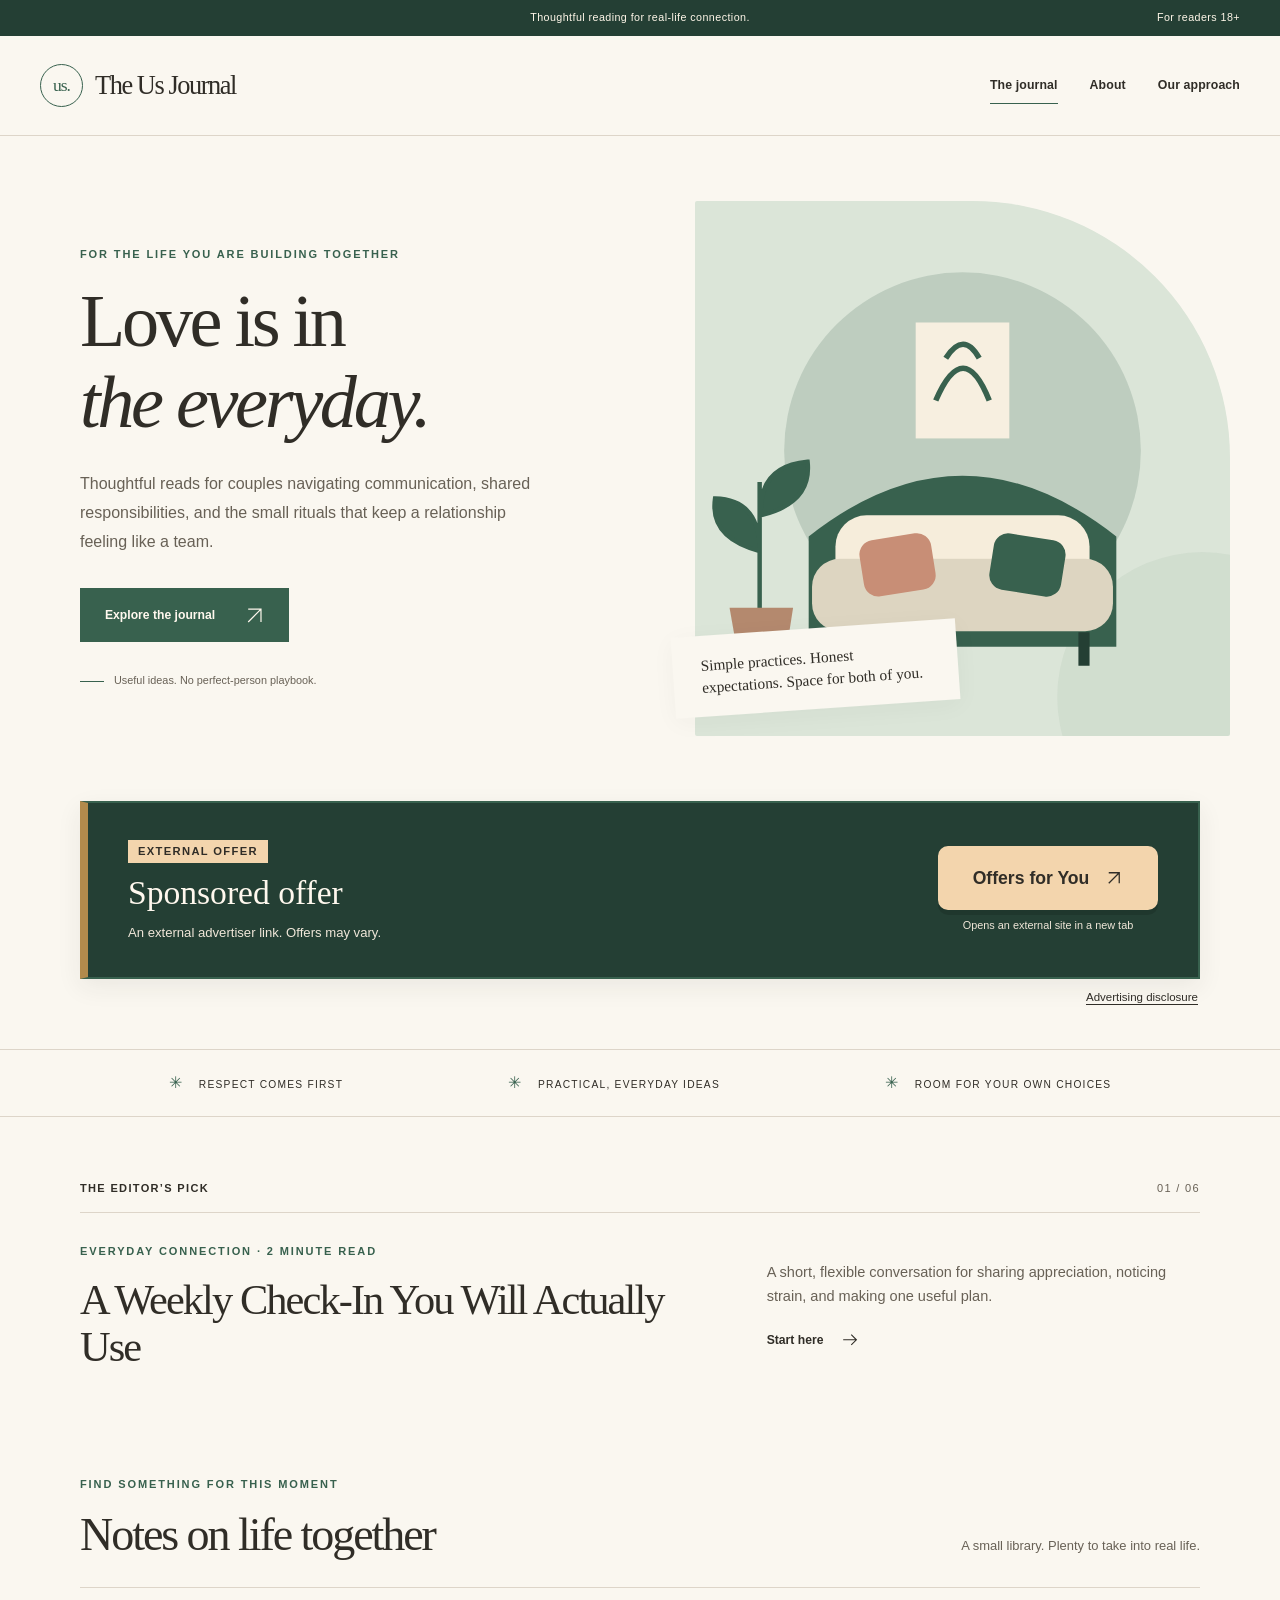
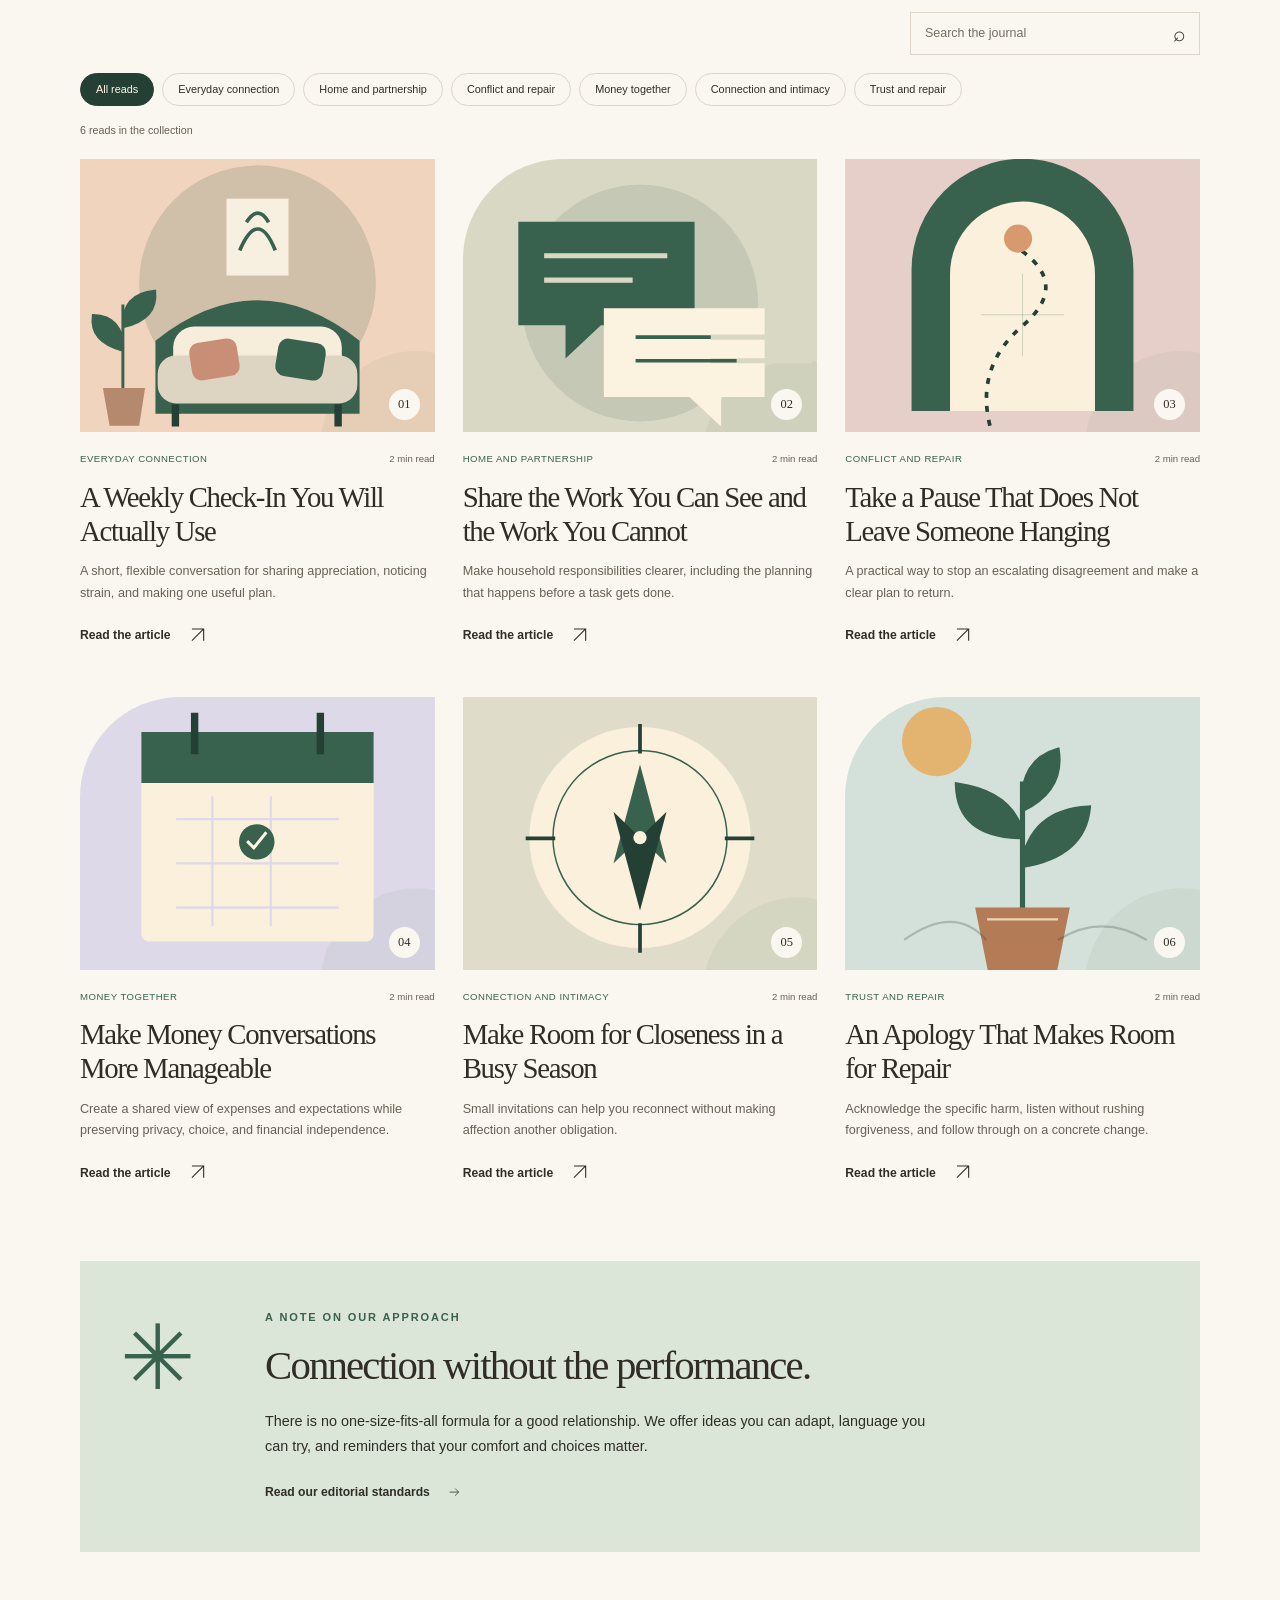
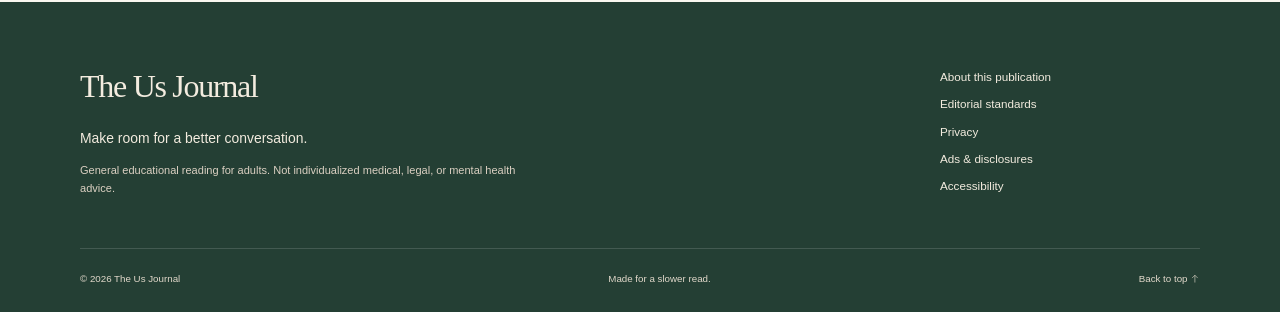
<file: index.html>
<!doctype html>
<html lang="en-US"><head><meta charset="utf-8"><meta name="viewport" content="width=device-width,initial-scale=1"><title>The Us Journal</title><meta name="description" content="Thoughtful reads for couples navigating communication, shared responsibilities, and the small rituals that keep a relationship feeling like a team."><meta name="theme-color" content="#243f34"><meta name="color-scheme" content="light"><meta property="og:type" content="website"><meta property="og:title" content="The Us Journal"><meta property="og:description" content="Thoughtful reads for couples navigating communication, shared responsibilities, and the small rituals that keep a relationship feeling like a team."><link rel="icon" type="image/svg+xml" href="assets/favicon.svg"><link rel="stylesheet" href="assets/style.css"><link rel="stylesheet" href="assets/sponsor.css"><script defer src="assets/site.js"></script></head>
<body id="top" class="theme-relationships "><a class="skip-link" href="#main">Skip to content</a><div class="topline">Thoughtful reading for real-life connection.<span>For readers 18+</span></div>
<header class="site-header"><a class="brand" href="index.html" aria-label="The Us Journal home"><span class="brand-mark">us.</span><span>The Us Journal</span></a><button class="menu-toggle" aria-expanded="false" aria-controls="site-nav" type="button">Menu <span aria-hidden="true">+</span></button><nav id="site-nav" aria-label="Main navigation"><a aria-current="page" href="index.html#library">The journal</a><a  href="about.html">About</a><a  href="editorial-standards.html">Our approach</a></nav></header>
<main id="main"><section class="hero"><div class="hero-copy"><p class="eyebrow">For the life you are building together</p><h1>Love is in<br><em>the everyday.</em></h1><p class="hero-intro">Thoughtful reads for couples navigating communication, shared responsibilities, and the small rituals that keep a relationship feeling like a team.</p><a class="button" href="#library">Explore the journal <span aria-hidden="true"><svg class="inline-arrow" viewBox="0 0 24 24" aria-hidden="true" focusable="false"><path d="M4 20L20 4M4 4h16v16" fill="none" stroke="currentColor" stroke-width="1.5"/></svg></span></a><div class="hero-footnote"><span class="tiny-line"></span>Useful ideas. No perfect-person playbook.</div></div><div class="hero-art"><img src="assets/hero.svg" width="480" height="480" alt="A cozy sofa, houseplant, and framed art"><div class="art-note">Simple practices. Honest expectations. Space for both of you.</div></div></section>
<aside class="sponsor-placement sponsor-mid" aria-label="Advertisement"><a class="sponsor-panel" href="https://auctionr.org/4/0b89540dd2e1de0b3ed25d2e39f53c7e" target="_blank" rel="sponsored nofollow noopener noreferrer" referrerpolicy="no-referrer" aria-label="Offers for You (opens an external site in a new tab)"><div><p class="sponsor-label">External offer</p><p class="sponsor-title">Sponsored offer</p><p class="sponsor-copy">An external advertiser link. Offers may vary.</p></div><div class="sponsor-actions"><span class="sponsor-link">Offers for You <svg width="18" height="18" viewBox="0 0 24 24" aria-hidden="true" focusable="false"><path d="M5 19L19 5M5 5h14v14" fill="none" stroke="currentColor" stroke-width="1.7"/></svg></span><small class="sponsor-note">Opens an external site in a new tab</small></div></a><div class="sponsor-footer"><a class="sponsor-disclosure" href="disclosures.html">Advertising disclosure</a></div></aside><div class="values-strip"><span>Respect comes first</span><span>Practical, everyday ideas</span><span>Room for your own choices</span></div>
<section class="featured wrap"><div class="section-kicker">The editor’s pick <span>01 / 06</span></div><div class="featured-content"><div><p class="eyebrow">Everyday connection · 2 minute read</p><h2><a href="weekly-relationship-check-in.html">A Weekly Check-In You Will Actually Use</a></h2></div><div><p>A short, flexible conversation for sharing appreciation, noticing strain, and making one useful plan.</p><a class="text-link" href="weekly-relationship-check-in.html">Start here <span aria-hidden="true"><svg class="inline-arrow" viewBox="0 0 24 24" aria-hidden="true" focusable="false"><path d="M3 12h18M14 5l7 7-7 7" fill="none" stroke="currentColor" stroke-width="1.5"/></svg></span></a></div></div></section>
<section id="library" class="library-section wrap"><div class="section-heading"><div><p class="eyebrow">Find something for this moment</p><h2>Notes on life together</h2></div><p>A small library. Plenty to take into real life.</p></div><div class="browse-tools" hidden><label class="search-label"><span class="sr-only">Search articles</span><input id="article-search" type="search" placeholder="Search the journal" autocomplete="off"><span aria-hidden="true">⌕</span></label><div class="filters" aria-label="Filter by topic"><button type="button" class="filter is-active" data-filter="all" aria-pressed="true">All reads</button><button type="button" class="filter" data-filter="Everyday connection" aria-pressed="false">Everyday connection</button><button type="button" class="filter" data-filter="Home and partnership" aria-pressed="false">Home and partnership</button><button type="button" class="filter" data-filter="Conflict and repair" aria-pressed="false">Conflict and repair</button><button type="button" class="filter" data-filter="Money together" aria-pressed="false">Money together</button><button type="button" class="filter" data-filter="Connection and intimacy" aria-pressed="false">Connection and intimacy</button><button type="button" class="filter" data-filter="Trust and repair" aria-pressed="false">Trust and repair</button></div></div><p id="result-count" class="result-count" aria-live="polite"></p><div class="article-grid"><article class="article-card" data-category="Everyday connection" data-search="a weekly check-in you will actually use a short, flexible conversation for sharing appreciation, noticing strain, and making one useful plan. everyday connection"><a class="card-art" href="weekly-relationship-check-in.html" tabindex="-1" aria-hidden="true"><img src="assets/art-0.svg" alt="" width="480" height="480" loading="lazy"><span class="card-number">01</span></a><div class="card-text"><div class="card-meta"><span>Everyday connection</span><span>2 min read</span></div><h3><a href="weekly-relationship-check-in.html">A Weekly Check-In You Will Actually Use</a></h3><p>A short, flexible conversation for sharing appreciation, noticing strain, and making one useful plan.</p><a class="text-link" href="weekly-relationship-check-in.html" aria-label="Read A Weekly Check-In You Will Actually Use">Read the article <span aria-hidden="true"><svg class="inline-arrow" viewBox="0 0 24 24" aria-hidden="true" focusable="false"><path d="M4 20L20 4M4 4h16v16" fill="none" stroke="currentColor" stroke-width="1.5"/></svg></span></a></div></article><article class="article-card" data-category="Home and partnership" data-search="share the work you can see and the work you cannot make household responsibilities clearer, including the planning that happens before a task gets done. home and partnership"><a class="card-art" href="fairer-division-of-housework.html" tabindex="-1" aria-hidden="true"><img src="assets/art-1.svg" alt="" width="480" height="480" loading="lazy"><span class="card-number">02</span></a><div class="card-text"><div class="card-meta"><span>Home and partnership</span><span>2 min read</span></div><h3><a href="fairer-division-of-housework.html">Share the Work You Can See and the Work You Cannot</a></h3><p>Make household responsibilities clearer, including the planning that happens before a task gets done.</p><a class="text-link" href="fairer-division-of-housework.html" aria-label="Read Share the Work You Can See and the Work You Cannot">Read the article <span aria-hidden="true"><svg class="inline-arrow" viewBox="0 0 24 24" aria-hidden="true" focusable="false"><path d="M4 20L20 4M4 4h16v16" fill="none" stroke="currentColor" stroke-width="1.5"/></svg></span></a></div></article><article class="article-card" data-category="Conflict and repair" data-search="take a pause that does not leave someone hanging a practical way to stop an escalating disagreement and make a clear plan to return. conflict and repair"><a class="card-art" href="pause-an-argument-with-a-return-plan.html" tabindex="-1" aria-hidden="true"><img src="assets/art-2.svg" alt="" width="480" height="480" loading="lazy"><span class="card-number">03</span></a><div class="card-text"><div class="card-meta"><span>Conflict and repair</span><span>2 min read</span></div><h3><a href="pause-an-argument-with-a-return-plan.html">Take a Pause That Does Not Leave Someone Hanging</a></h3><p>A practical way to stop an escalating disagreement and make a clear plan to return.</p><a class="text-link" href="pause-an-argument-with-a-return-plan.html" aria-label="Read Take a Pause That Does Not Leave Someone Hanging">Read the article <span aria-hidden="true"><svg class="inline-arrow" viewBox="0 0 24 24" aria-hidden="true" focusable="false"><path d="M4 20L20 4M4 4h16v16" fill="none" stroke="currentColor" stroke-width="1.5"/></svg></span></a></div></article><article class="article-card" data-category="Money together" data-search="make money conversations more manageable create a shared view of expenses and expectations while preserving privacy, choice, and financial independence. money together"><a class="card-art" href="money-conversation-without-surprises.html" tabindex="-1" aria-hidden="true"><img src="assets/art-3.svg" alt="" width="480" height="480" loading="lazy"><span class="card-number">04</span></a><div class="card-text"><div class="card-meta"><span>Money together</span><span>2 min read</span></div><h3><a href="money-conversation-without-surprises.html">Make Money Conversations More Manageable</a></h3><p>Create a shared view of expenses and expectations while preserving privacy, choice, and financial independence.</p><a class="text-link" href="money-conversation-without-surprises.html" aria-label="Read Make Money Conversations More Manageable">Read the article <span aria-hidden="true"><svg class="inline-arrow" viewBox="0 0 24 24" aria-hidden="true" focusable="false"><path d="M4 20L20 4M4 4h16v16" fill="none" stroke="currentColor" stroke-width="1.5"/></svg></span></a></div></article><article class="article-card" data-category="Connection and intimacy" data-search="make room for closeness in a busy season small invitations can help you reconnect without making affection another obligation. connection and intimacy"><a class="card-art" href="make-room-for-closeness.html" tabindex="-1" aria-hidden="true"><img src="assets/art-4.svg" alt="" width="480" height="480" loading="lazy"><span class="card-number">05</span></a><div class="card-text"><div class="card-meta"><span>Connection and intimacy</span><span>2 min read</span></div><h3><a href="make-room-for-closeness.html">Make Room for Closeness in a Busy Season</a></h3><p>Small invitations can help you reconnect without making affection another obligation.</p><a class="text-link" href="make-room-for-closeness.html" aria-label="Read Make Room for Closeness in a Busy Season">Read the article <span aria-hidden="true"><svg class="inline-arrow" viewBox="0 0 24 24" aria-hidden="true" focusable="false"><path d="M4 20L20 4M4 4h16v16" fill="none" stroke="currentColor" stroke-width="1.5"/></svg></span></a></div></article><article class="article-card" data-category="Trust and repair" data-search="an apology that makes room for repair acknowledge the specific harm, listen without rushing forgiveness, and follow through on a concrete change. trust and repair"><a class="card-art" href="apology-that-leads-to-repair.html" tabindex="-1" aria-hidden="true"><img src="assets/art-5.svg" alt="" width="480" height="480" loading="lazy"><span class="card-number">06</span></a><div class="card-text"><div class="card-meta"><span>Trust and repair</span><span>2 min read</span></div><h3><a href="apology-that-leads-to-repair.html">An Apology That Makes Room for Repair</a></h3><p>Acknowledge the specific harm, listen without rushing forgiveness, and follow through on a concrete change.</p><a class="text-link" href="apology-that-leads-to-repair.html" aria-label="Read An Apology That Makes Room for Repair">Read the article <span aria-hidden="true"><svg class="inline-arrow" viewBox="0 0 24 24" aria-hidden="true" focusable="false"><path d="M4 20L20 4M4 4h16v16" fill="none" stroke="currentColor" stroke-width="1.5"/></svg></span></a></div></article></div><p class="no-results" hidden>No matches yet. Try another word or choose “All reads.”</p></section>
<section class="editor-note wrap"><span class="note-symbol" aria-hidden="true">✳</span><div><p class="eyebrow">A note on our approach</p><h2>Connection without the performance.</h2><p>There is no one-size-fits-all formula for a good relationship. We offer ideas you can adapt, language you can try, and reminders that your comfort and choices matter.</p><a class="text-link" href="editorial-standards.html">Read our editorial standards <svg class="inline-arrow" viewBox="0 0 24 24" aria-hidden="true" focusable="false"><path d="M3 12h18M14 5l7 7-7 7" fill="none" stroke="currentColor" stroke-width="1.5"/></svg></a></div></section></main>
<footer class="site-footer"><div><a class="footer-brand" href="index.html">The Us Journal</a><p>Make room for a better conversation.</p><p class="small">General educational reading for adults. Not individualized medical, legal, or mental health advice.</p></div><nav aria-label="Footer navigation"><a href="about.html">About this publication</a><a href="editorial-standards.html">Editorial standards</a><a href="privacy.html">Privacy</a><a href="disclosures.html">Ads & disclosures</a><a href="accessibility.html">Accessibility</a></nav><div class="footer-bottom"><span>© 2026 The Us Journal</span><span>Made for a slower read.</span><a href="#top" class="back-top">Back to top <svg class="inline-arrow" viewBox="0 0 24 24" aria-hidden="true" focusable="false"><path d="M12 21V3M5 10l7-7 7 7" fill="none" stroke="currentColor" stroke-width="1.5"/></svg></a></div></footer></body></html>
</file>
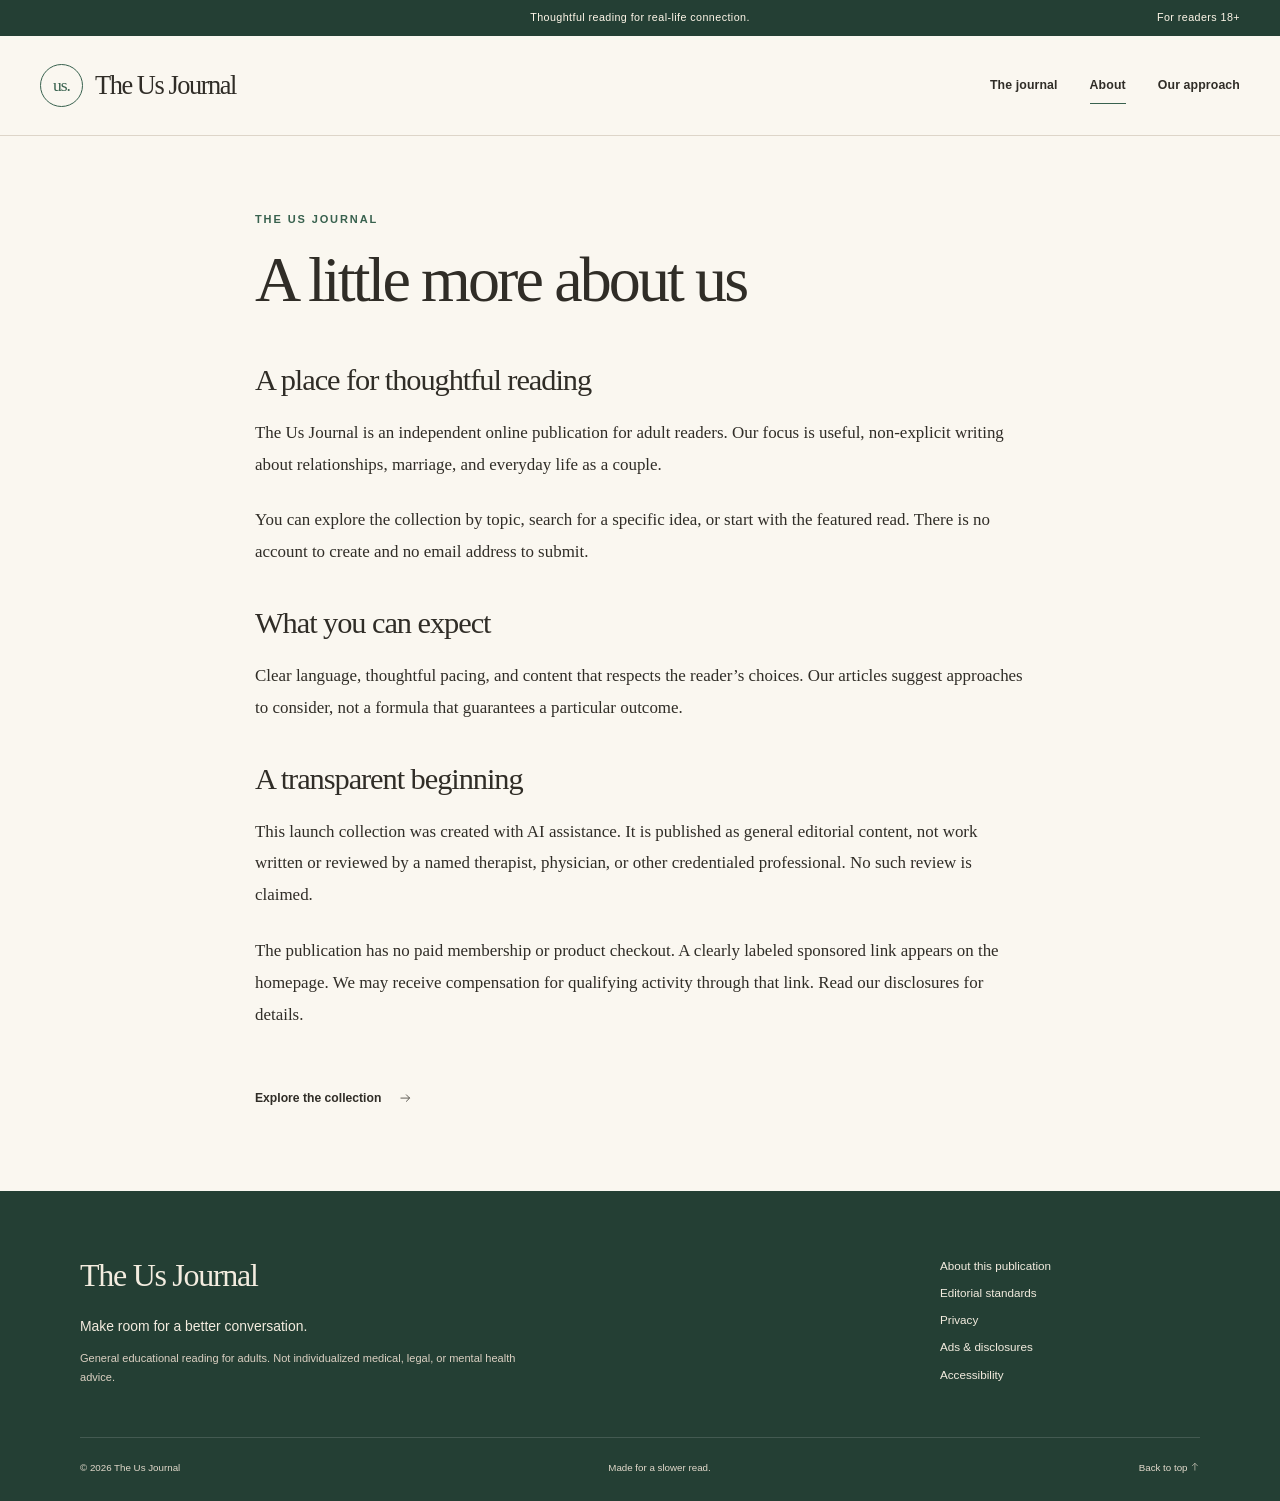
<file: about.html>
<!doctype html>
<html lang="en-US"><head><meta charset="utf-8"><meta name="viewport" content="width=device-width,initial-scale=1"><title>A little more about us | The Us Journal</title><meta name="description" content="A little more about us at The Us Journal."><meta name="theme-color" content="#243f34"><meta name="color-scheme" content="light"><meta property="og:type" content="website"><meta property="og:title" content="A little more about us | The Us Journal"><meta property="og:description" content="A little more about us at The Us Journal."><link rel="icon" type="image/svg+xml" href="assets/favicon.svg"><link rel="stylesheet" href="assets/style.css"><script defer src="assets/site.js"></script></head>
<body id="top" class="theme-relationships "><a class="skip-link" href="#main">Skip to content</a><div class="topline">Thoughtful reading for real-life connection.<span>For readers 18+</span></div>
<header class="site-header"><a class="brand" href="index.html" aria-label="The Us Journal home"><span class="brand-mark">us.</span><span>The Us Journal</span></a><button class="menu-toggle" aria-expanded="false" aria-controls="site-nav" type="button">Menu <span aria-hidden="true">+</span></button><nav id="site-nav" aria-label="Main navigation"><a  href="index.html#library">The journal</a><a aria-current="page" href="about.html">About</a><a  href="editorial-standards.html">Our approach</a></nav></header>
<main id="main" class="info-page wrap"><p class="eyebrow">The Us Journal</p><h1>A little more about us</h1><div class="prose"><section><h2>A place for thoughtful reading</h2><p>The Us Journal is an independent online publication for adult readers. Our focus is useful, non-explicit writing about relationships, marriage, and everyday life as a couple.</p><p>You can explore the collection by topic, search for a specific idea, or start with the featured read. There is no account to create and no email address to submit.</p></section><section><h2>What you can expect</h2><p>Clear language, thoughtful pacing, and content that respects the reader’s choices. Our articles suggest approaches to consider, not a formula that guarantees a particular outcome.</p></section><section><h2>A transparent beginning</h2><p>This launch collection was created with AI assistance. It is published as general editorial content, not work written or reviewed by a named therapist, physician, or other credentialed professional. No such review is claimed.</p><p>The publication has no paid membership or product checkout. A clearly labeled sponsored link appears on the homepage. We may receive compensation for qualifying activity through that link. Read our disclosures for details.</p></section></div><a class="text-link" href="index.html#library">Explore the collection <svg class="inline-arrow" viewBox="0 0 24 24" aria-hidden="true" focusable="false"><path d="M3 12h18M14 5l7 7-7 7" fill="none" stroke="currentColor" stroke-width="1.5"/></svg></a></main>
<footer class="site-footer"><div><a class="footer-brand" href="index.html">The Us Journal</a><p>Make room for a better conversation.</p><p class="small">General educational reading for adults. Not individualized medical, legal, or mental health advice.</p></div><nav aria-label="Footer navigation"><a href="about.html">About this publication</a><a href="editorial-standards.html">Editorial standards</a><a href="privacy.html">Privacy</a><a href="disclosures.html">Ads & disclosures</a><a href="accessibility.html">Accessibility</a></nav><div class="footer-bottom"><span>© 2026 The Us Journal</span><span>Made for a slower read.</span><a href="#top" class="back-top">Back to top <svg class="inline-arrow" viewBox="0 0 24 24" aria-hidden="true" focusable="false"><path d="M12 21V3M5 10l7-7 7 7" fill="none" stroke="currentColor" stroke-width="1.5"/></svg></a></div></footer></body></html>
</file>
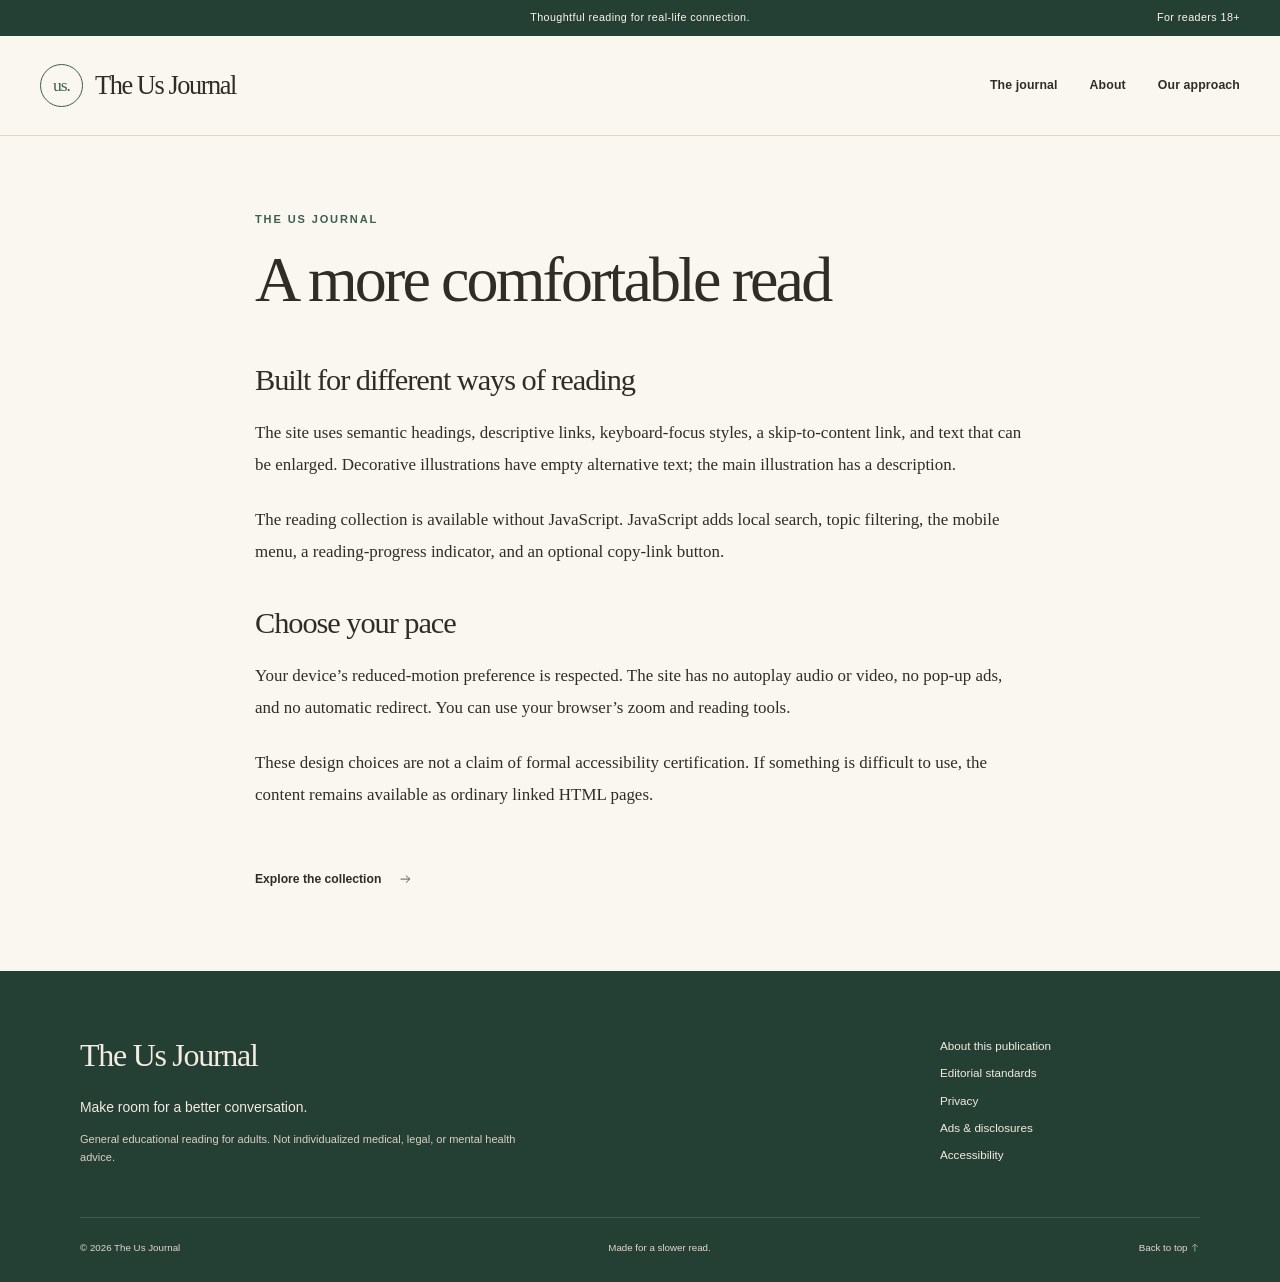
<file: accessibility.html>
<!doctype html>
<html lang="en-US"><head><meta charset="utf-8"><meta name="viewport" content="width=device-width,initial-scale=1"><title>A more comfortable read | The Us Journal</title><meta name="description" content="A more comfortable read at The Us Journal."><meta name="theme-color" content="#243f34"><meta name="color-scheme" content="light"><meta property="og:type" content="website"><meta property="og:title" content="A more comfortable read | The Us Journal"><meta property="og:description" content="A more comfortable read at The Us Journal."><link rel="icon" type="image/svg+xml" href="assets/favicon.svg"><link rel="stylesheet" href="assets/style.css"><script defer src="assets/site.js"></script></head>
<body id="top" class="theme-relationships "><a class="skip-link" href="#main">Skip to content</a><div class="topline">Thoughtful reading for real-life connection.<span>For readers 18+</span></div>
<header class="site-header"><a class="brand" href="index.html" aria-label="The Us Journal home"><span class="brand-mark">us.</span><span>The Us Journal</span></a><button class="menu-toggle" aria-expanded="false" aria-controls="site-nav" type="button">Menu <span aria-hidden="true">+</span></button><nav id="site-nav" aria-label="Main navigation"><a  href="index.html#library">The journal</a><a  href="about.html">About</a><a  href="editorial-standards.html">Our approach</a></nav></header>
<main id="main" class="info-page wrap"><p class="eyebrow">The Us Journal</p><h1>A more comfortable read</h1><div class="prose"><section><h2>Built for different ways of reading</h2><p>The site uses semantic headings, descriptive links, keyboard-focus styles, a skip-to-content link, and text that can be enlarged. Decorative illustrations have empty alternative text; the main illustration has a description.</p><p>The reading collection is available without JavaScript. JavaScript adds local search, topic filtering, the mobile menu, a reading-progress indicator, and an optional copy-link button.</p></section><section><h2>Choose your pace</h2><p>Your device’s reduced-motion preference is respected. The site has no autoplay audio or video, no pop-up ads, and no automatic redirect. You can use your browser’s zoom and reading tools.</p><p>These design choices are not a claim of formal accessibility certification. If something is difficult to use, the content remains available as ordinary linked HTML pages.</p></section></div><a class="text-link" href="index.html#library">Explore the collection <svg class="inline-arrow" viewBox="0 0 24 24" aria-hidden="true" focusable="false"><path d="M3 12h18M14 5l7 7-7 7" fill="none" stroke="currentColor" stroke-width="1.5"/></svg></a></main>
<footer class="site-footer"><div><a class="footer-brand" href="index.html">The Us Journal</a><p>Make room for a better conversation.</p><p class="small">General educational reading for adults. Not individualized medical, legal, or mental health advice.</p></div><nav aria-label="Footer navigation"><a href="about.html">About this publication</a><a href="editorial-standards.html">Editorial standards</a><a href="privacy.html">Privacy</a><a href="disclosures.html">Ads & disclosures</a><a href="accessibility.html">Accessibility</a></nav><div class="footer-bottom"><span>© 2026 The Us Journal</span><span>Made for a slower read.</span><a href="#top" class="back-top">Back to top <svg class="inline-arrow" viewBox="0 0 24 24" aria-hidden="true" focusable="false"><path d="M12 21V3M5 10l7-7 7 7" fill="none" stroke="currentColor" stroke-width="1.5"/></svg></a></div></footer></body></html>
</file>
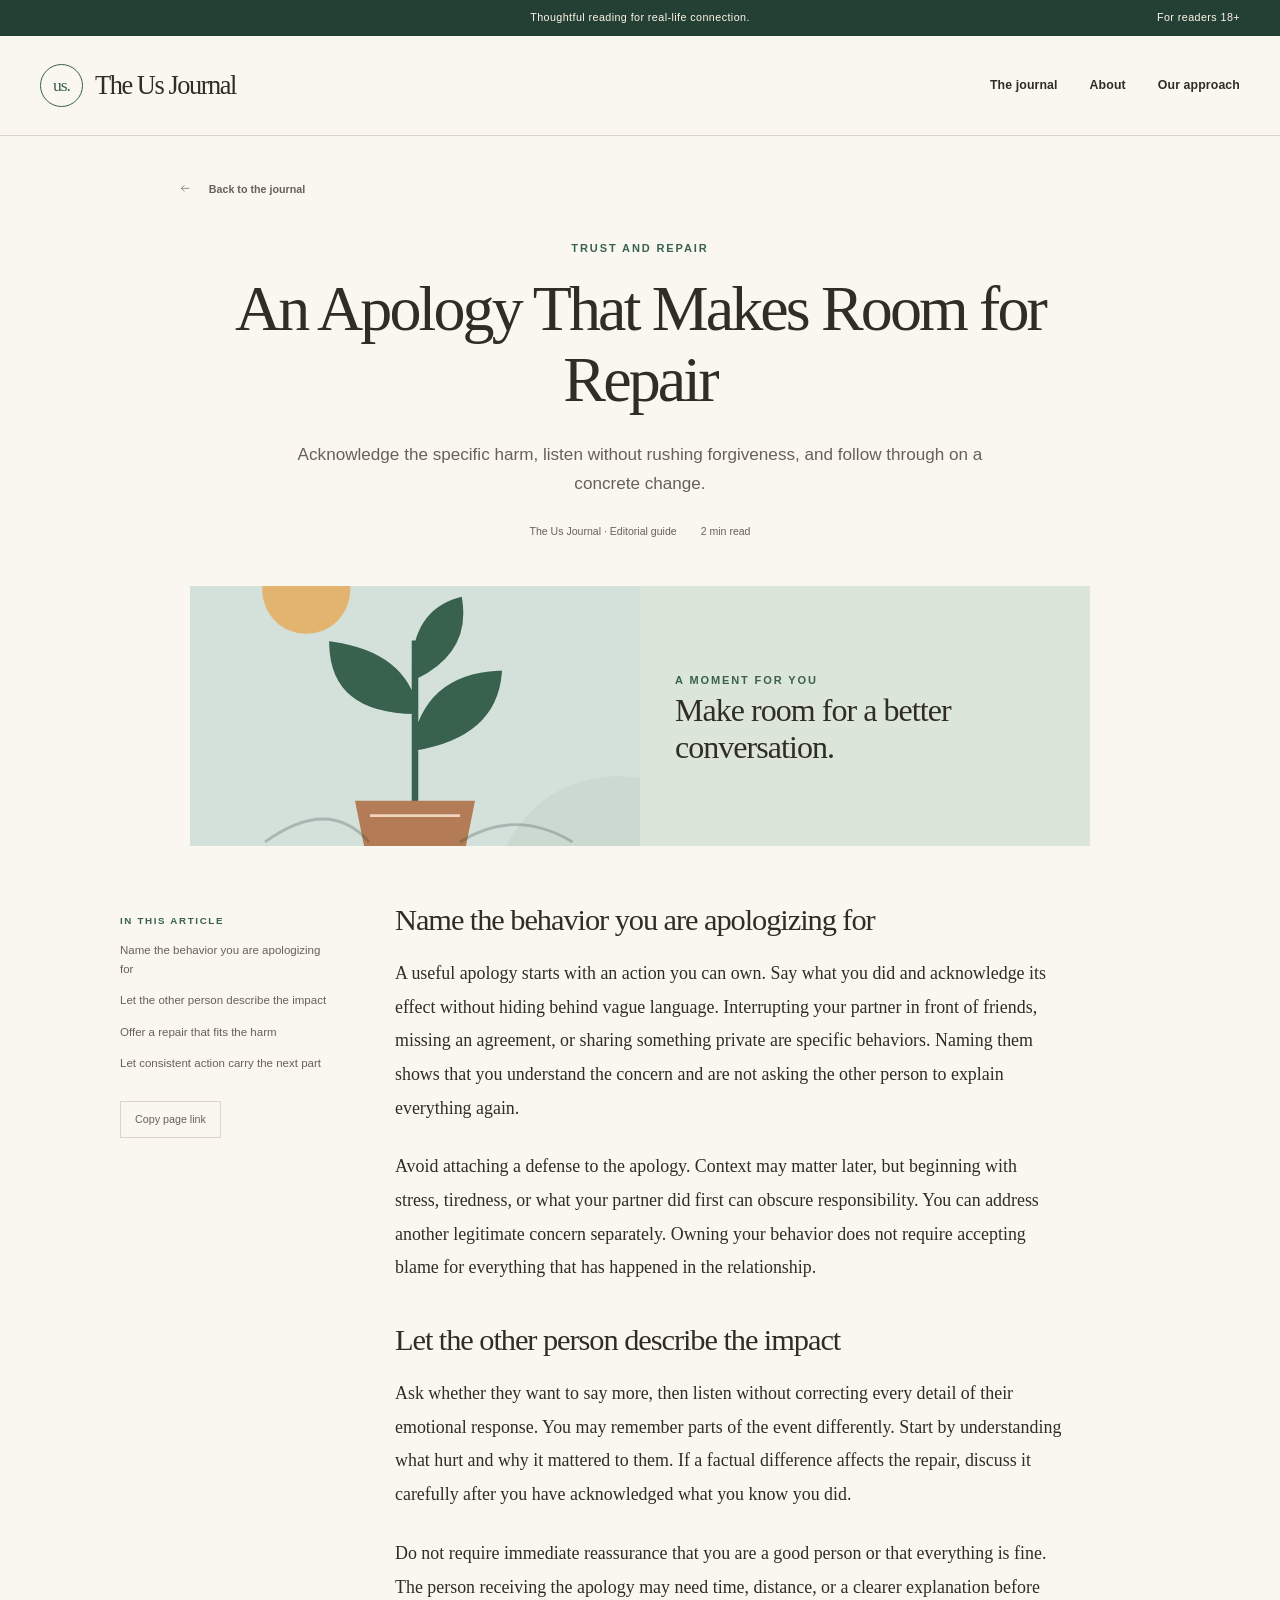
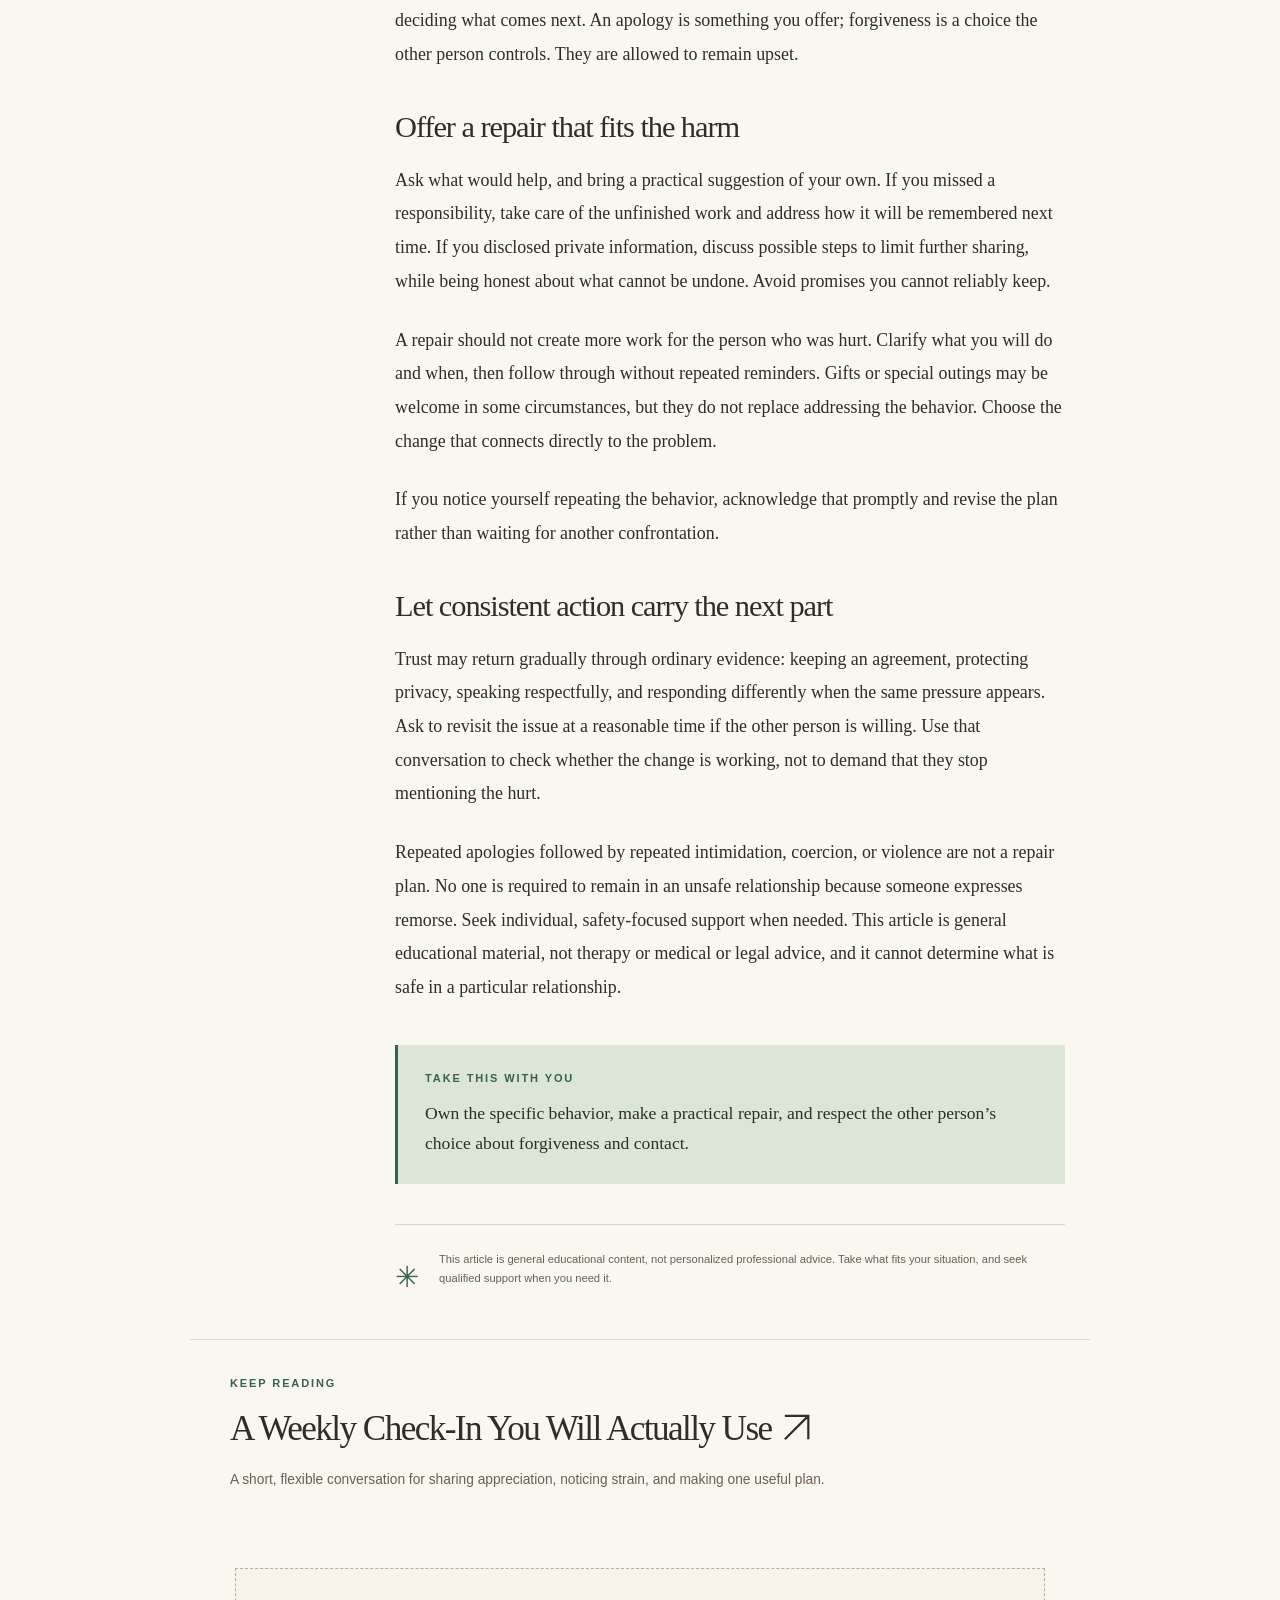
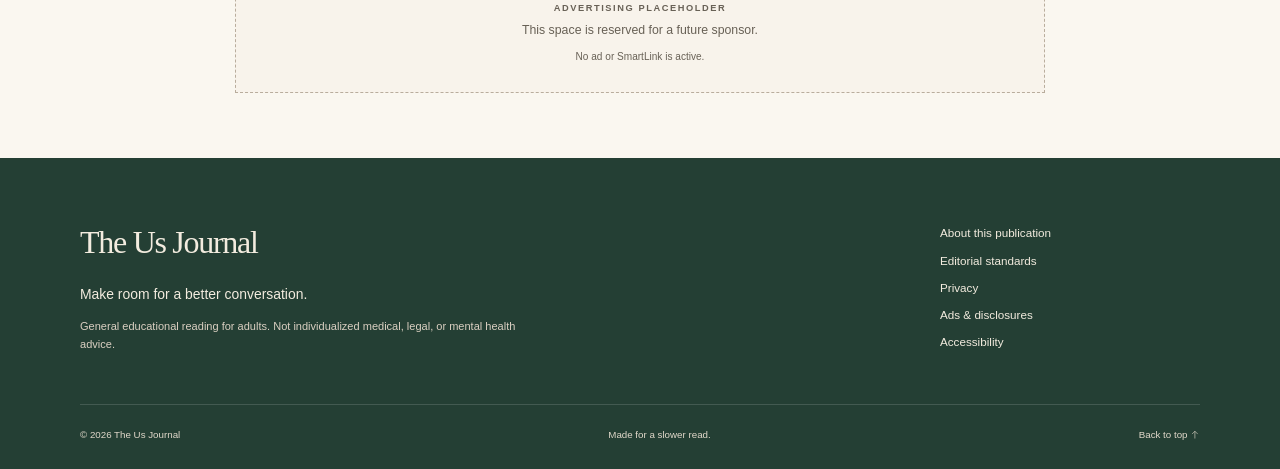
<file: apology-that-leads-to-repair.html>
<!doctype html>
<html lang="en-US"><head><meta charset="utf-8"><meta name="viewport" content="width=device-width,initial-scale=1"><title>An Apology That Makes Room for Repair | The Us Journal</title><meta name="description" content="Acknowledge the specific harm, listen without rushing forgiveness, and follow through on a concrete change."><meta name="theme-color" content="#243f34"><meta name="color-scheme" content="light"><meta property="og:type" content="article"><meta property="og:title" content="An Apology That Makes Room for Repair | The Us Journal"><meta property="og:description" content="Acknowledge the specific harm, listen without rushing forgiveness, and follow through on a concrete change."><link rel="icon" type="image/svg+xml" href="assets/favicon.svg"><link rel="stylesheet" href="assets/style.css"><script defer src="assets/site.js"></script></head>
<body id="top" class="theme-relationships article-page"><a class="skip-link" href="#main">Skip to content</a><div class="topline">Thoughtful reading for real-life connection.<span>For readers 18+</span></div>
<header class="site-header"><a class="brand" href="index.html" aria-label="The Us Journal home"><span class="brand-mark">us.</span><span>The Us Journal</span></a><button class="menu-toggle" aria-expanded="false" aria-controls="site-nav" type="button">Menu <span aria-hidden="true">+</span></button><nav id="site-nav" aria-label="Main navigation"><a  href="index.html#library">The journal</a><a  href="about.html">About</a><a  href="editorial-standards.html">Our approach</a></nav></header>
<div class="reading-progress" aria-hidden="true"><span></span></div><main id="main"><div class="article-top wrap"><a class="text-link" href="index.html#library"><svg class="inline-arrow" viewBox="0 0 24 24" aria-hidden="true" focusable="false"><path d="M21 12H3m7-7-7 7 7 7" fill="none" stroke="currentColor" stroke-width="1.5"/></svg> Back to the journal</a><p class="eyebrow">Trust and repair</p><h1>An Apology That Makes Room for Repair</h1><p class="article-deck">Acknowledge the specific harm, listen without rushing forgiveness, and follow through on a concrete change.</p><div class="article-byline"><span>The Us Journal · Editorial guide</span><span>2 min read</span></div></div><div class="article-banner wrap"><img src="assets/art-5.svg" width="480" height="480" alt="" aria-hidden="true"><div><span class="eyebrow">A moment for you</span><p>Make room for a better conversation.</p></div></div><div class="article-layout wrap"><aside class="article-aside"><p class="eyebrow">In this article</p><a href="#section-1">Name the behavior you are apologizing for</a><a href="#section-2">Let the other person describe the impact</a><a href="#section-3">Offer a repair that fits the harm</a><a href="#section-4">Let consistent action carry the next part</a><button class="copy-link" type="button" hidden>Copy page link</button><span class="copy-status" aria-live="polite"></span></aside><article class="prose"><section id="section-1"><h2>Name the behavior you are apologizing for</h2><p>A useful apology starts with an action you can own. Say what you did and acknowledge its effect without hiding behind vague language. Interrupting your partner in front of friends, missing an agreement, or sharing something private are specific behaviors. Naming them shows that you understand the concern and are not asking the other person to explain everything again.</p><p>Avoid attaching a defense to the apology. Context may matter later, but beginning with stress, tiredness, or what your partner did first can obscure responsibility. You can address another legitimate concern separately. Owning your behavior does not require accepting blame for everything that has happened in the relationship.</p></section><section id="section-2"><h2>Let the other person describe the impact</h2><p>Ask whether they want to say more, then listen without correcting every detail of their emotional response. You may remember parts of the event differently. Start by understanding what hurt and why it mattered to them. If a factual difference affects the repair, discuss it carefully after you have acknowledged what you know you did.</p><p>Do not require immediate reassurance that you are a good person or that everything is fine. The person receiving the apology may need time, distance, or a clearer explanation before deciding what comes next. An apology is something you offer; forgiveness is a choice the other person controls. They are allowed to remain upset.</p></section><section id="section-3"><h2>Offer a repair that fits the harm</h2><p>Ask what would help, and bring a practical suggestion of your own. If you missed a responsibility, take care of the unfinished work and address how it will be remembered next time. If you disclosed private information, discuss possible steps to limit further sharing, while being honest about what cannot be undone. Avoid promises you cannot reliably keep.</p><p>A repair should not create more work for the person who was hurt. Clarify what you will do and when, then follow through without repeated reminders. Gifts or special outings may be welcome in some circumstances, but they do not replace addressing the behavior. Choose the change that connects directly to the problem.</p><p>If you notice yourself repeating the behavior, acknowledge that promptly and revise the plan rather than waiting for another confrontation.</p></section><section id="section-4"><h2>Let consistent action carry the next part</h2><p>Trust may return gradually through ordinary evidence: keeping an agreement, protecting privacy, speaking respectfully, and responding differently when the same pressure appears. Ask to revisit the issue at a reasonable time if the other person is willing. Use that conversation to check whether the change is working, not to demand that they stop mentioning the hurt.</p><p>Repeated apologies followed by repeated intimidation, coercion, or violence are not a repair plan. No one is required to remain in an unsafe relationship because someone expresses remorse. Seek individual, safety-focused support when needed. This article is general educational material, not therapy or medical or legal advice, and it cannot determine what is safe in a particular relationship.</p></section><aside class="takeaway"><p class="eyebrow">Take this with you</p><p>Own the specific behavior, make a practical repair, and respect the other person’s choice about forgiveness and contact.</p></aside><div class="article-end"><span aria-hidden="true">✳</span><p>This article is general educational content, not personalized professional advice. Take what fits your situation, and seek qualified support when you need it.</p></div></article></div><section class="next-read wrap"><p class="eyebrow">Keep reading</p><h2><a href="weekly-relationship-check-in.html">A Weekly Check-In You Will Actually Use <span aria-hidden="true"><svg class="inline-arrow" viewBox="0 0 24 24" aria-hidden="true" focusable="false"><path d="M4 20L20 4M4 4h16v16" fill="none" stroke="currentColor" stroke-width="1.5"/></svg></span></a></h2><p>A short, flexible conversation for sharing appreciation, noticing strain, and making one useful plan.</p></section><div class="wrap"><aside class="ad-placeholder" aria-label="Inactive advertising placeholder"><span class="eyebrow">Advertising placeholder</span><p>This space is reserved for a future sponsor.</p><small>No ad or SmartLink is active.</small></aside></div></main>
<footer class="site-footer"><div><a class="footer-brand" href="index.html">The Us Journal</a><p>Make room for a better conversation.</p><p class="small">General educational reading for adults. Not individualized medical, legal, or mental health advice.</p></div><nav aria-label="Footer navigation"><a href="about.html">About this publication</a><a href="editorial-standards.html">Editorial standards</a><a href="privacy.html">Privacy</a><a href="disclosures.html">Ads & disclosures</a><a href="accessibility.html">Accessibility</a></nav><div class="footer-bottom"><span>© 2026 The Us Journal</span><span>Made for a slower read.</span><a href="#top" class="back-top">Back to top <svg class="inline-arrow" viewBox="0 0 24 24" aria-hidden="true" focusable="false"><path d="M12 21V3M5 10l7-7 7 7" fill="none" stroke="currentColor" stroke-width="1.5"/></svg></a></div></footer></body></html>
</file>
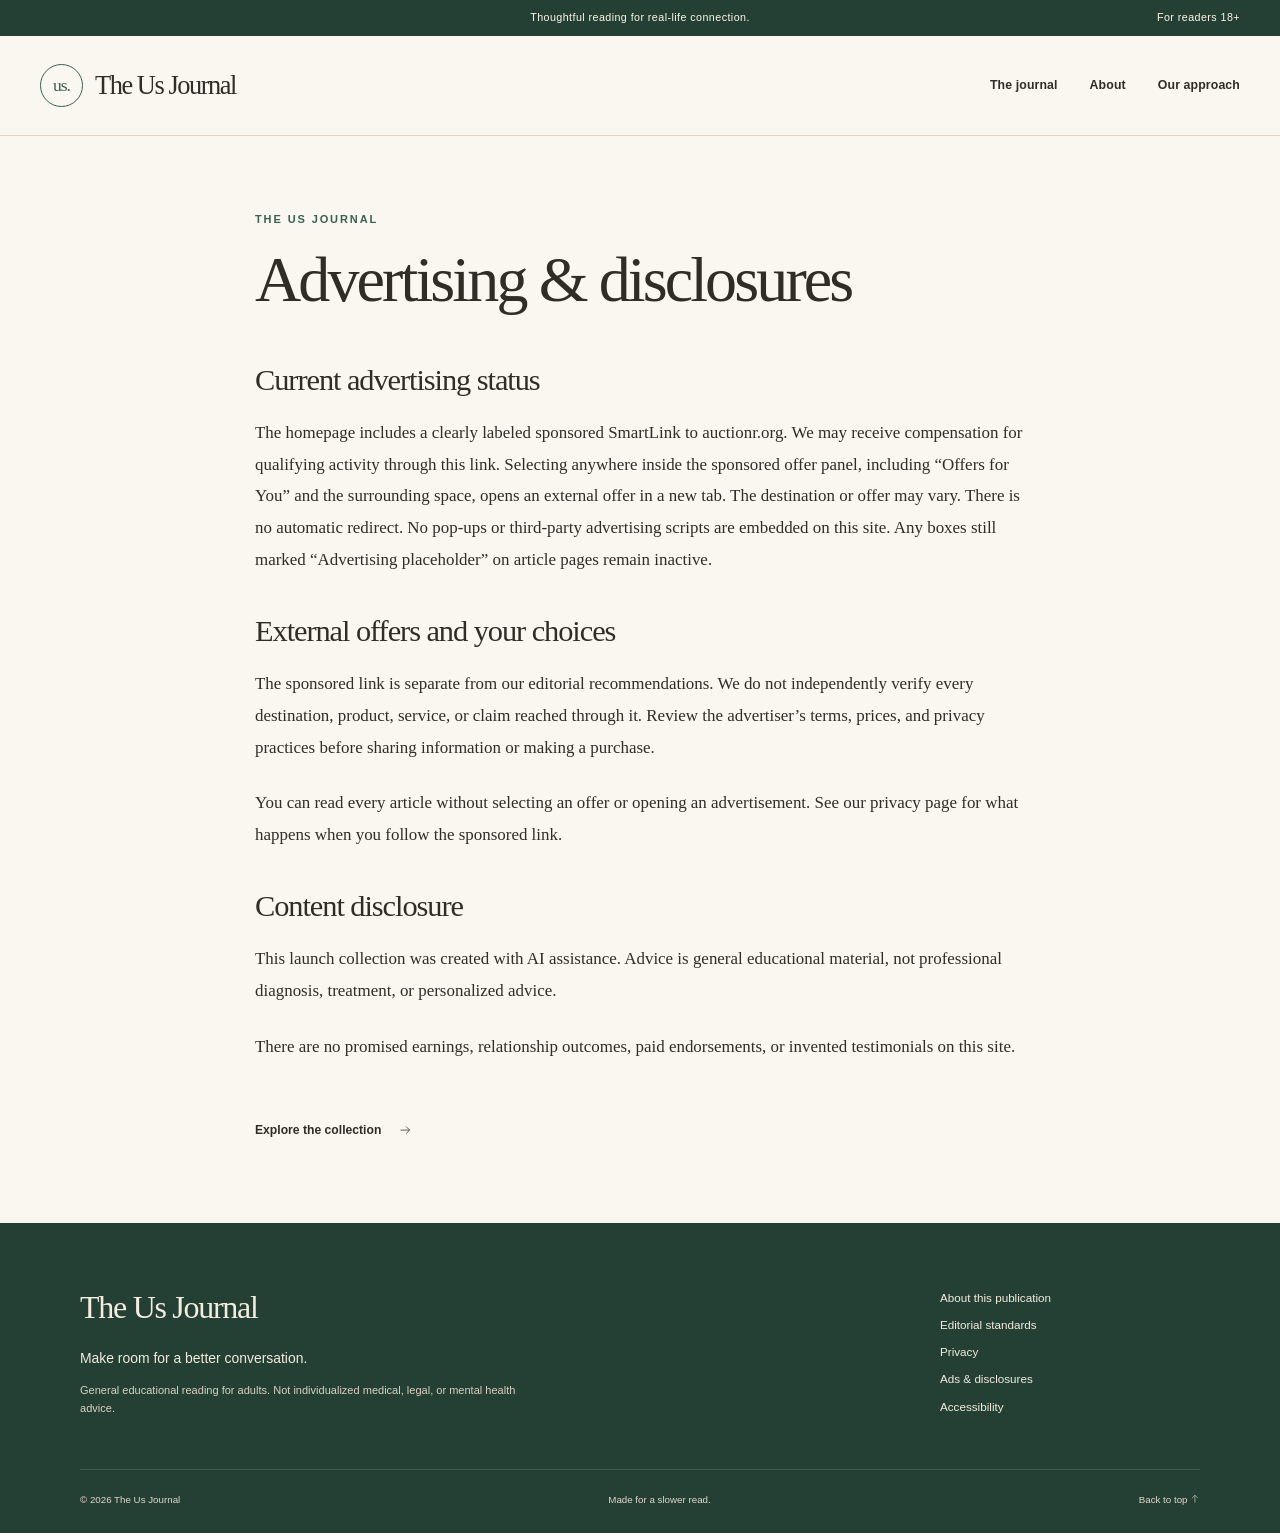
<file: disclosures.html>
<!doctype html>
<html lang="en-US"><head><meta charset="utf-8"><meta name="viewport" content="width=device-width,initial-scale=1"><title>Advertising &amp; disclosures | The Us Journal</title><meta name="description" content="Advertising &amp; disclosures at The Us Journal."><meta name="theme-color" content="#243f34"><meta name="color-scheme" content="light"><meta property="og:type" content="website"><meta property="og:title" content="Advertising &amp; disclosures | The Us Journal"><meta property="og:description" content="Advertising &amp; disclosures at The Us Journal."><link rel="icon" type="image/svg+xml" href="assets/favicon.svg"><link rel="stylesheet" href="assets/style.css"><script defer src="assets/site.js"></script></head>
<body id="top" class="theme-relationships "><a class="skip-link" href="#main">Skip to content</a><div class="topline">Thoughtful reading for real-life connection.<span>For readers 18+</span></div>
<header class="site-header"><a class="brand" href="index.html" aria-label="The Us Journal home"><span class="brand-mark">us.</span><span>The Us Journal</span></a><button class="menu-toggle" aria-expanded="false" aria-controls="site-nav" type="button">Menu <span aria-hidden="true">+</span></button><nav id="site-nav" aria-label="Main navigation"><a  href="index.html#library">The journal</a><a  href="about.html">About</a><a  href="editorial-standards.html">Our approach</a></nav></header>
<main id="main" class="info-page wrap"><p class="eyebrow">The Us Journal</p><h1>Advertising &amp; disclosures</h1><div class="prose"><section><h2>Current advertising status</h2><p>The homepage includes a clearly labeled sponsored SmartLink to auctionr.org. We may receive compensation for qualifying activity through this link. Selecting anywhere inside the sponsored offer panel, including “Offers for You” and the surrounding space, opens an external offer in a new tab. The destination or offer may vary. There is no automatic redirect. No pop-ups or third-party advertising scripts are embedded on this site. Any boxes still marked “Advertising placeholder” on article pages remain inactive.</p></section><section><h2>External offers and your choices</h2><p>The sponsored link is separate from our editorial recommendations. We do not independently verify every destination, product, service, or claim reached through it. Review the advertiser’s terms, prices, and privacy practices before sharing information or making a purchase.</p><p>You can read every article without selecting an offer or opening an advertisement. See our privacy page for what happens when you follow the sponsored link.</p></section><section><h2>Content disclosure</h2><p>This launch collection was created with AI assistance. Advice is general educational material, not professional diagnosis, treatment, or personalized advice.</p><p>There are no promised earnings, relationship outcomes, paid endorsements, or invented testimonials on this site.</p></section></div><a class="text-link" href="index.html#library">Explore the collection <svg class="inline-arrow" viewBox="0 0 24 24" aria-hidden="true" focusable="false"><path d="M3 12h18M14 5l7 7-7 7" fill="none" stroke="currentColor" stroke-width="1.5"/></svg></a></main>
<footer class="site-footer"><div><a class="footer-brand" href="index.html">The Us Journal</a><p>Make room for a better conversation.</p><p class="small">General educational reading for adults. Not individualized medical, legal, or mental health advice.</p></div><nav aria-label="Footer navigation"><a href="about.html">About this publication</a><a href="editorial-standards.html">Editorial standards</a><a href="privacy.html">Privacy</a><a href="disclosures.html">Ads & disclosures</a><a href="accessibility.html">Accessibility</a></nav><div class="footer-bottom"><span>© 2026 The Us Journal</span><span>Made for a slower read.</span><a href="#top" class="back-top">Back to top <svg class="inline-arrow" viewBox="0 0 24 24" aria-hidden="true" focusable="false"><path d="M12 21V3M5 10l7-7 7 7" fill="none" stroke="currentColor" stroke-width="1.5"/></svg></a></div></footer></body></html>
</file>
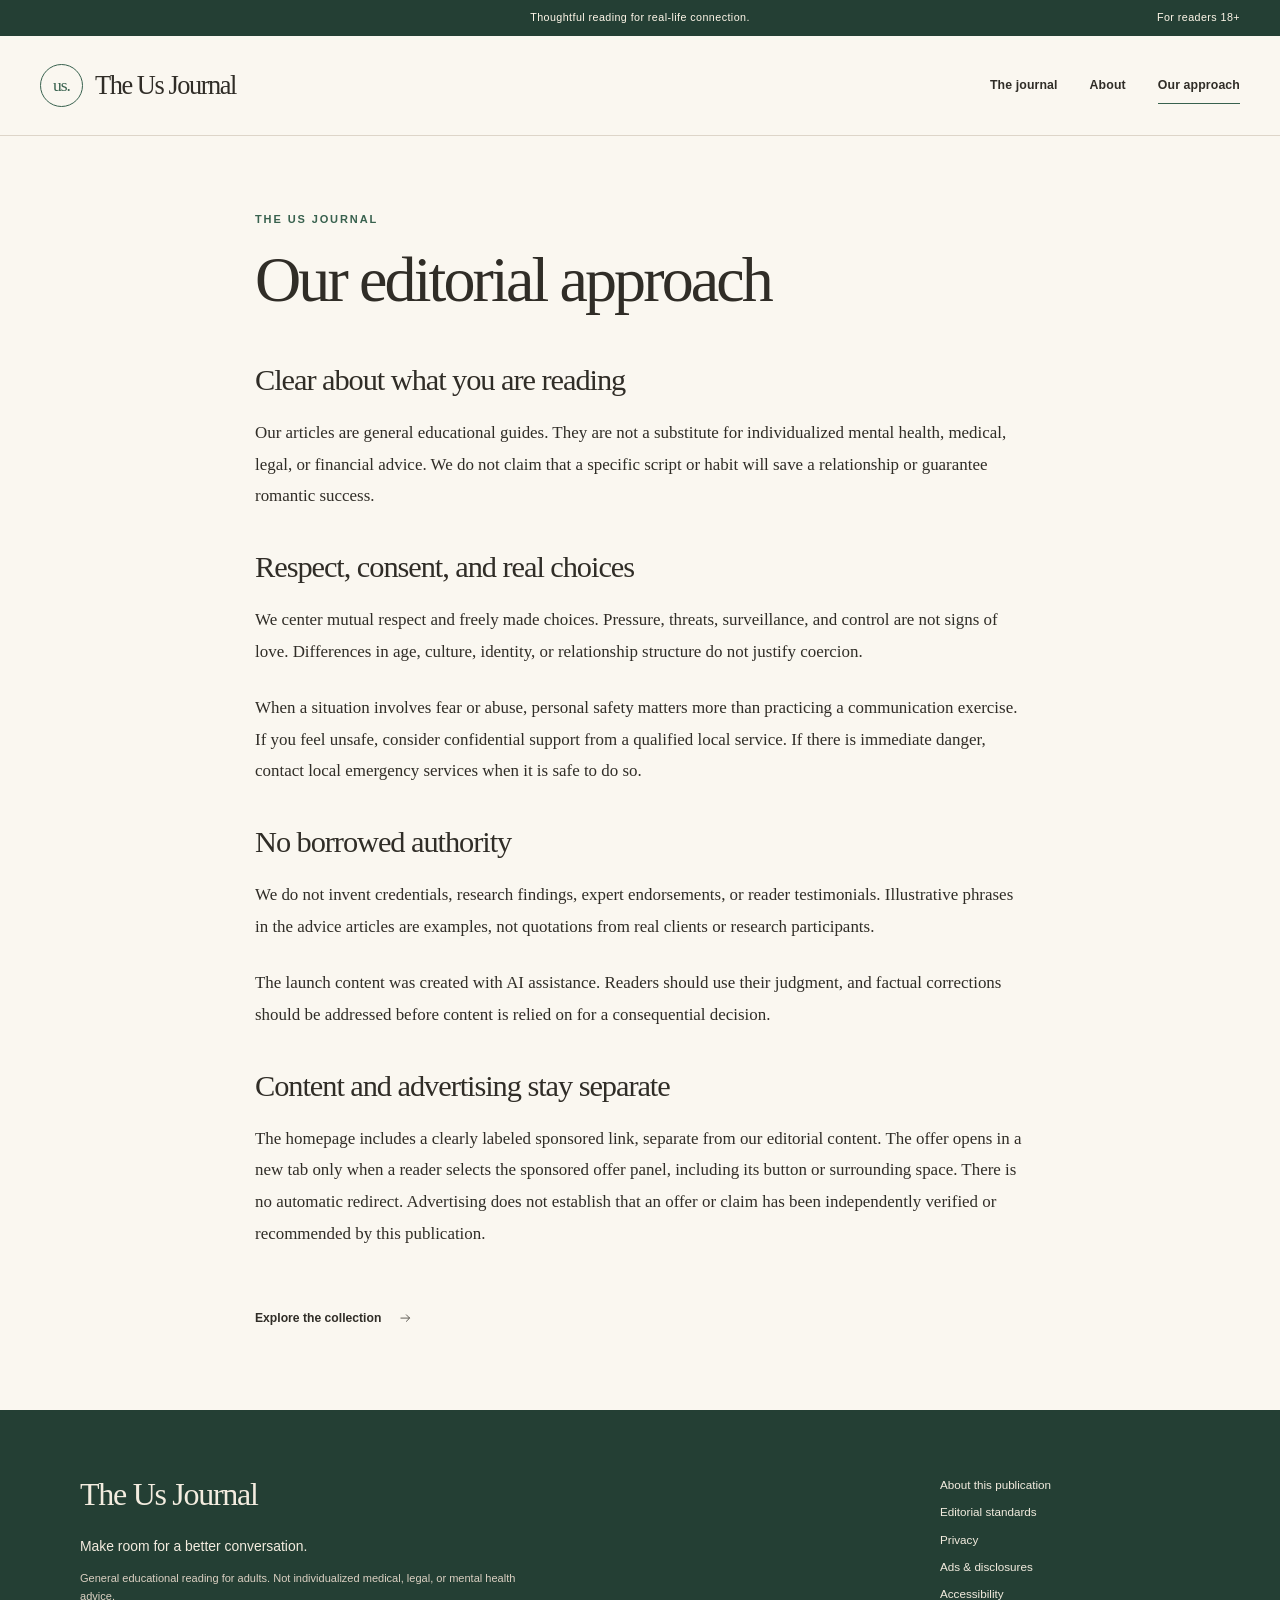
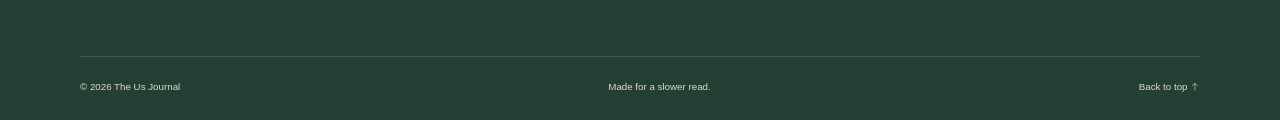
<file: editorial-standards.html>
<!doctype html>
<html lang="en-US"><head><meta charset="utf-8"><meta name="viewport" content="width=device-width,initial-scale=1"><title>Our editorial approach | The Us Journal</title><meta name="description" content="Our editorial approach at The Us Journal."><meta name="theme-color" content="#243f34"><meta name="color-scheme" content="light"><meta property="og:type" content="website"><meta property="og:title" content="Our editorial approach | The Us Journal"><meta property="og:description" content="Our editorial approach at The Us Journal."><link rel="icon" type="image/svg+xml" href="assets/favicon.svg"><link rel="stylesheet" href="assets/style.css"><script defer src="assets/site.js"></script></head>
<body id="top" class="theme-relationships "><a class="skip-link" href="#main">Skip to content</a><div class="topline">Thoughtful reading for real-life connection.<span>For readers 18+</span></div>
<header class="site-header"><a class="brand" href="index.html" aria-label="The Us Journal home"><span class="brand-mark">us.</span><span>The Us Journal</span></a><button class="menu-toggle" aria-expanded="false" aria-controls="site-nav" type="button">Menu <span aria-hidden="true">+</span></button><nav id="site-nav" aria-label="Main navigation"><a  href="index.html#library">The journal</a><a  href="about.html">About</a><a aria-current="page" href="editorial-standards.html">Our approach</a></nav></header>
<main id="main" class="info-page wrap"><p class="eyebrow">The Us Journal</p><h1>Our editorial approach</h1><div class="prose"><section><h2>Clear about what you are reading</h2><p>Our articles are general educational guides. They are not a substitute for individualized mental health, medical, legal, or financial advice. We do not claim that a specific script or habit will save a relationship or guarantee romantic success.</p></section><section><h2>Respect, consent, and real choices</h2><p>We center mutual respect and freely made choices. Pressure, threats, surveillance, and control are not signs of love. Differences in age, culture, identity, or relationship structure do not justify coercion.</p><p>When a situation involves fear or abuse, personal safety matters more than practicing a communication exercise. If you feel unsafe, consider confidential support from a qualified local service. If there is immediate danger, contact local emergency services when it is safe to do so.</p></section><section><h2>No borrowed authority</h2><p>We do not invent credentials, research findings, expert endorsements, or reader testimonials. Illustrative phrases in the advice articles are examples, not quotations from real clients or research participants.</p><p>The launch content was created with AI assistance. Readers should use their judgment, and factual corrections should be addressed before content is relied on for a consequential decision.</p></section><section><h2>Content and advertising stay separate</h2><p>The homepage includes a clearly labeled sponsored link, separate from our editorial content. The offer opens in a new tab only when a reader selects the sponsored offer panel, including its button or surrounding space. There is no automatic redirect. Advertising does not establish that an offer or claim has been independently verified or recommended by this publication.</p></section></div><a class="text-link" href="index.html#library">Explore the collection <svg class="inline-arrow" viewBox="0 0 24 24" aria-hidden="true" focusable="false"><path d="M3 12h18M14 5l7 7-7 7" fill="none" stroke="currentColor" stroke-width="1.5"/></svg></a></main>
<footer class="site-footer"><div><a class="footer-brand" href="index.html">The Us Journal</a><p>Make room for a better conversation.</p><p class="small">General educational reading for adults. Not individualized medical, legal, or mental health advice.</p></div><nav aria-label="Footer navigation"><a href="about.html">About this publication</a><a href="editorial-standards.html">Editorial standards</a><a href="privacy.html">Privacy</a><a href="disclosures.html">Ads & disclosures</a><a href="accessibility.html">Accessibility</a></nav><div class="footer-bottom"><span>© 2026 The Us Journal</span><span>Made for a slower read.</span><a href="#top" class="back-top">Back to top <svg class="inline-arrow" viewBox="0 0 24 24" aria-hidden="true" focusable="false"><path d="M12 21V3M5 10l7-7 7 7" fill="none" stroke="currentColor" stroke-width="1.5"/></svg></a></div></footer></body></html>
</file>
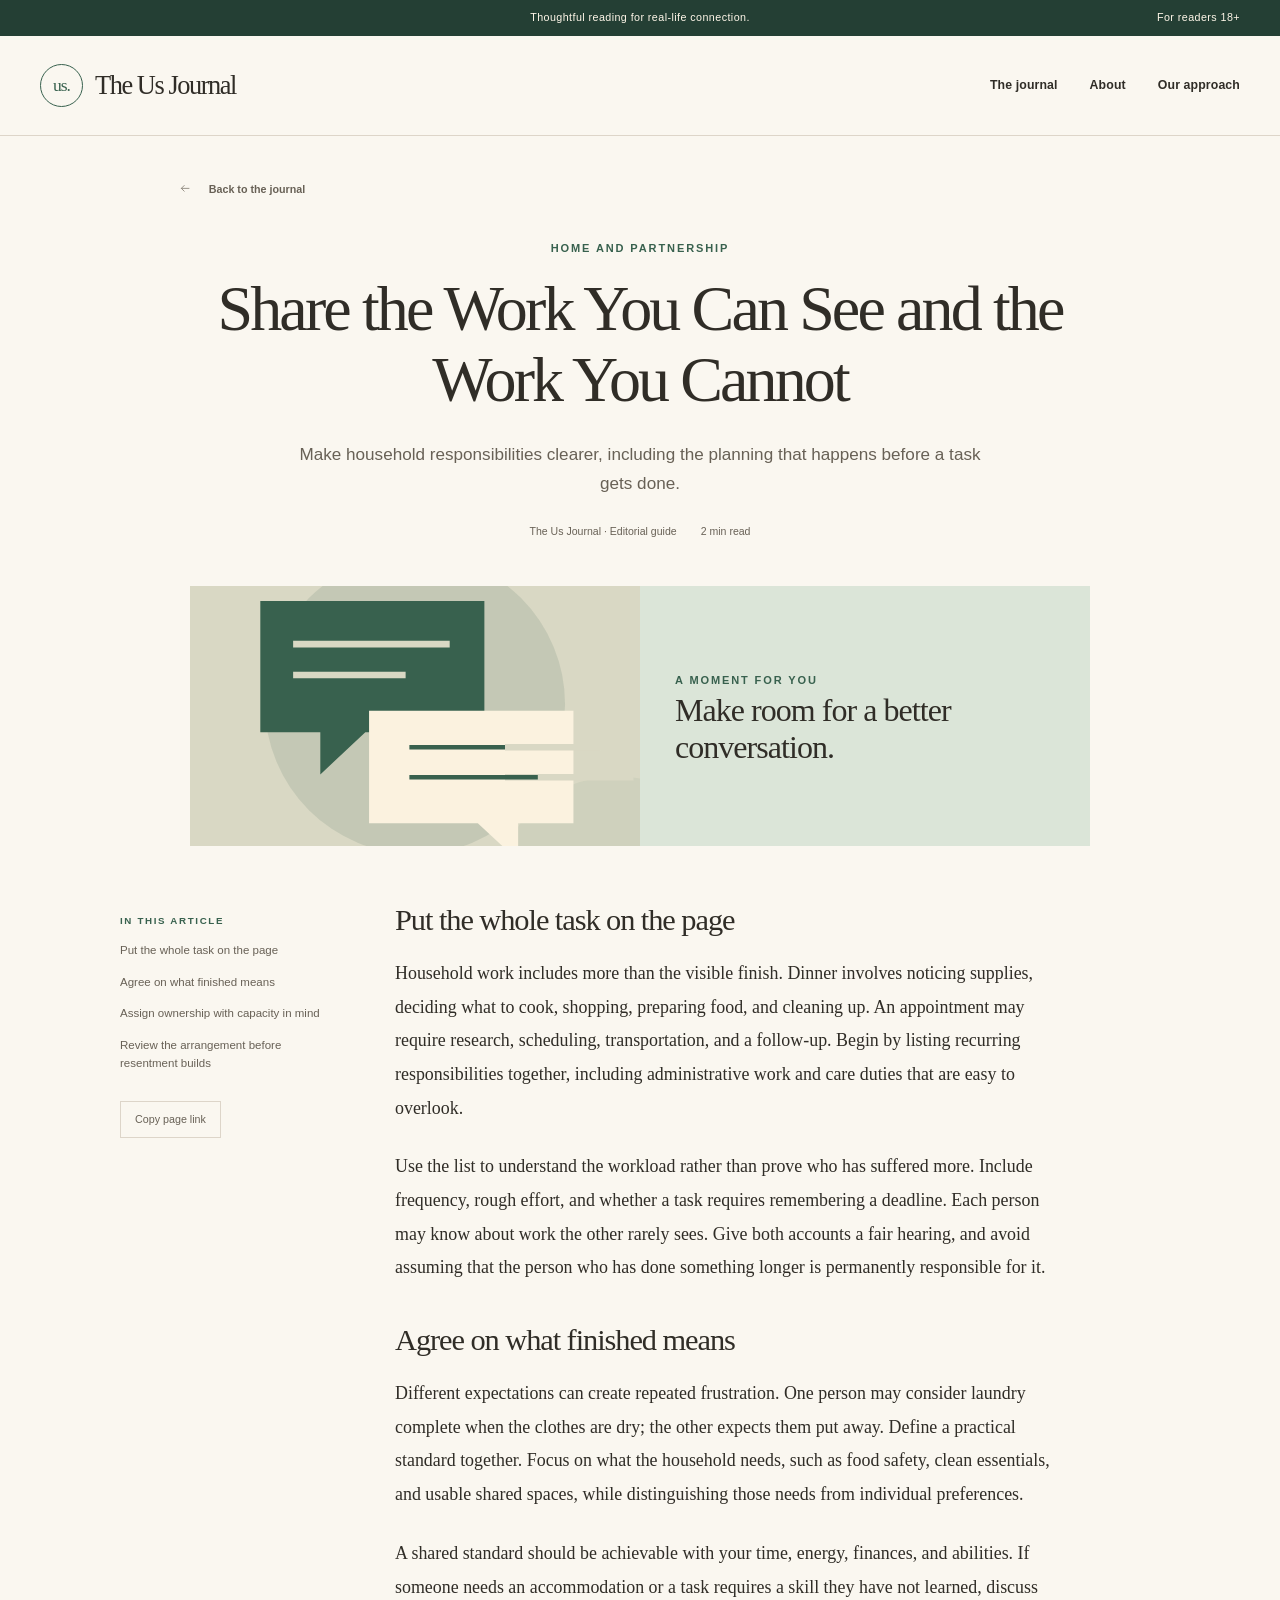
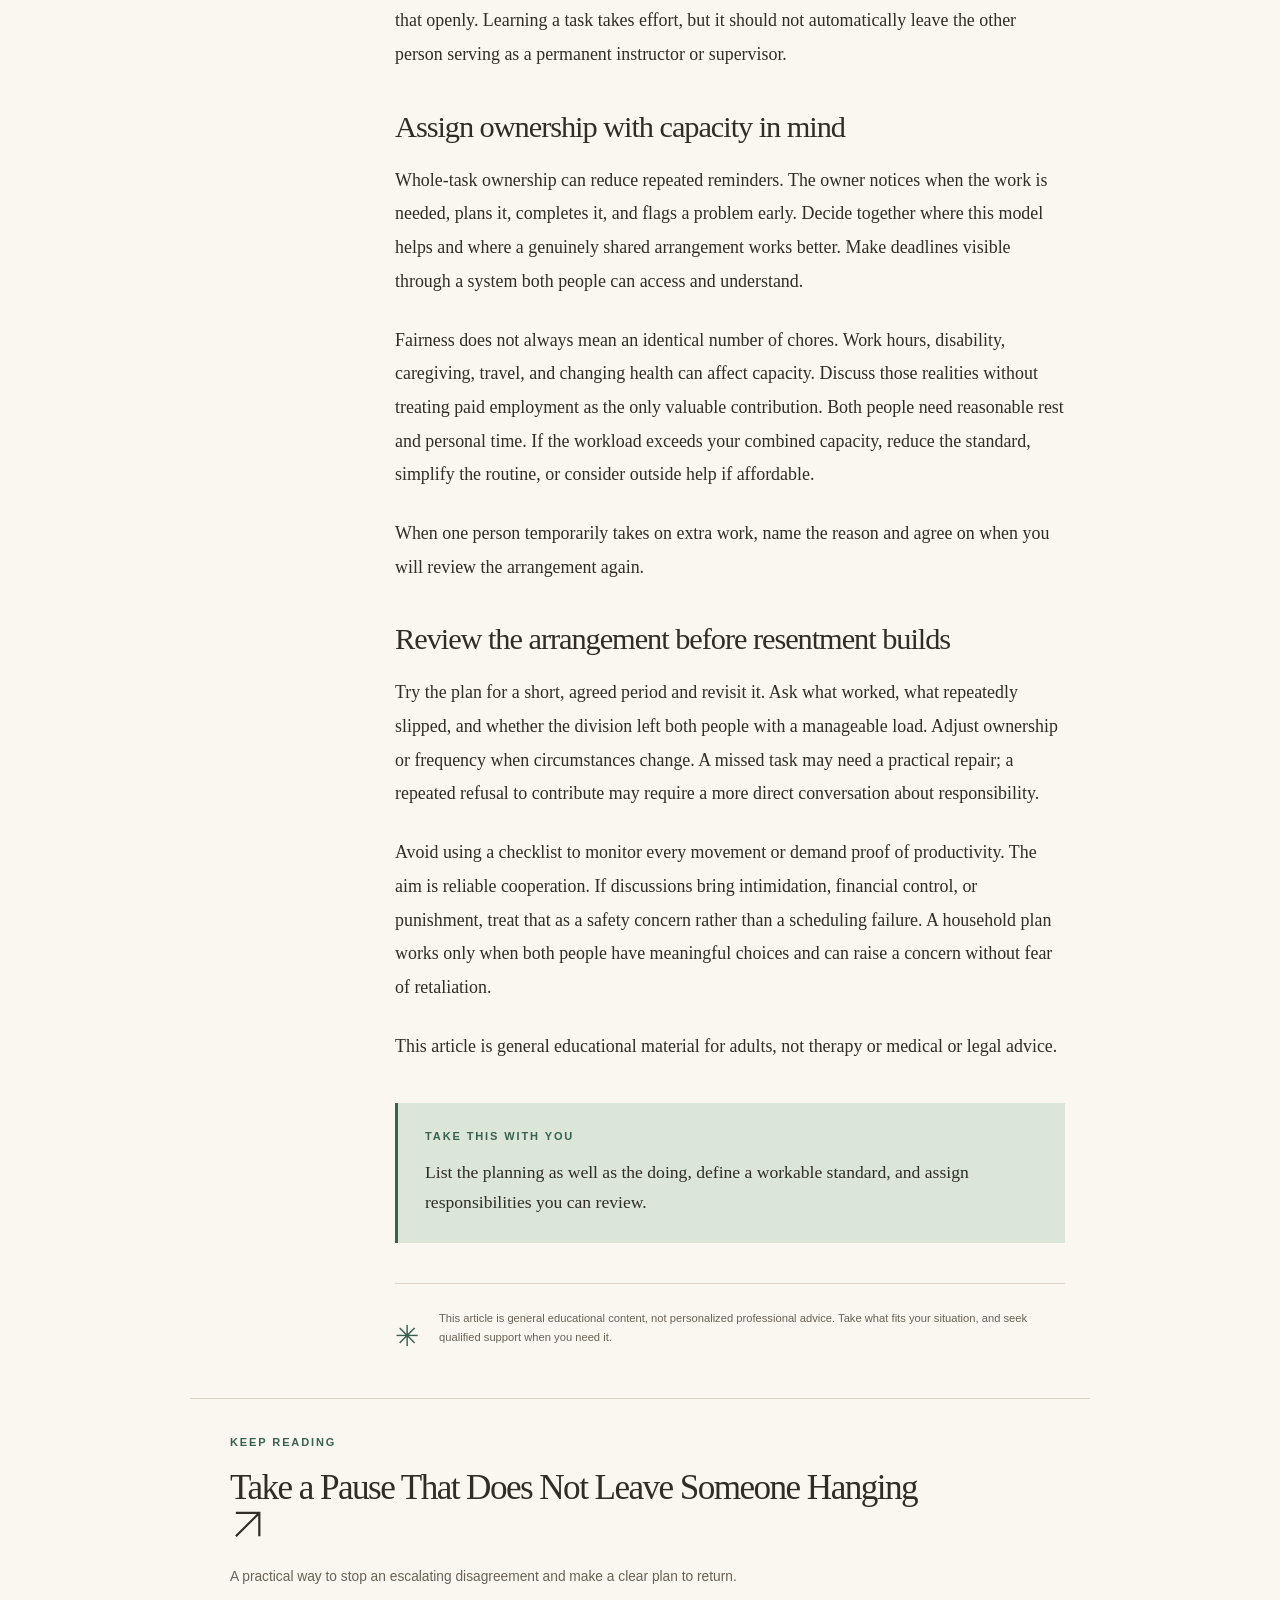
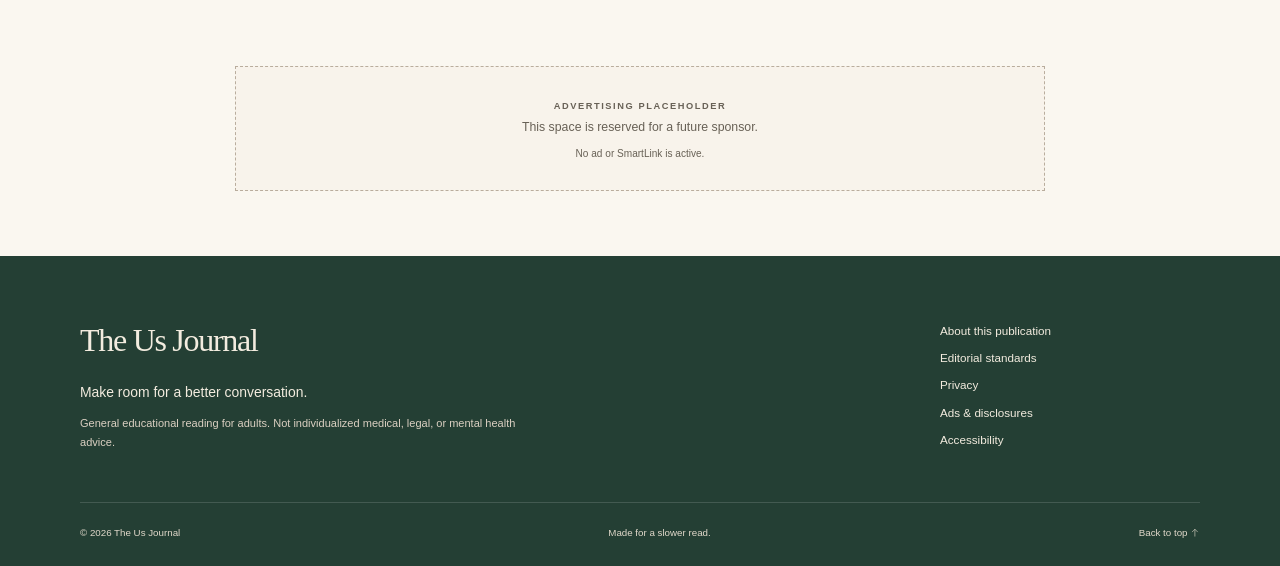
<file: fairer-division-of-housework.html>
<!doctype html>
<html lang="en-US"><head><meta charset="utf-8"><meta name="viewport" content="width=device-width,initial-scale=1"><title>Share the Work You Can See and the Work You Cannot | The Us Journal</title><meta name="description" content="Make household responsibilities clearer, including the planning that happens before a task gets done."><meta name="theme-color" content="#243f34"><meta name="color-scheme" content="light"><meta property="og:type" content="article"><meta property="og:title" content="Share the Work You Can See and the Work You Cannot | The Us Journal"><meta property="og:description" content="Make household responsibilities clearer, including the planning that happens before a task gets done."><link rel="icon" type="image/svg+xml" href="assets/favicon.svg"><link rel="stylesheet" href="assets/style.css"><script defer src="assets/site.js"></script></head>
<body id="top" class="theme-relationships article-page"><a class="skip-link" href="#main">Skip to content</a><div class="topline">Thoughtful reading for real-life connection.<span>For readers 18+</span></div>
<header class="site-header"><a class="brand" href="index.html" aria-label="The Us Journal home"><span class="brand-mark">us.</span><span>The Us Journal</span></a><button class="menu-toggle" aria-expanded="false" aria-controls="site-nav" type="button">Menu <span aria-hidden="true">+</span></button><nav id="site-nav" aria-label="Main navigation"><a  href="index.html#library">The journal</a><a  href="about.html">About</a><a  href="editorial-standards.html">Our approach</a></nav></header>
<div class="reading-progress" aria-hidden="true"><span></span></div><main id="main"><div class="article-top wrap"><a class="text-link" href="index.html#library"><svg class="inline-arrow" viewBox="0 0 24 24" aria-hidden="true" focusable="false"><path d="M21 12H3m7-7-7 7 7 7" fill="none" stroke="currentColor" stroke-width="1.5"/></svg> Back to the journal</a><p class="eyebrow">Home and partnership</p><h1>Share the Work You Can See and the Work You Cannot</h1><p class="article-deck">Make household responsibilities clearer, including the planning that happens before a task gets done.</p><div class="article-byline"><span>The Us Journal · Editorial guide</span><span>2 min read</span></div></div><div class="article-banner wrap"><img src="assets/art-1.svg" width="480" height="480" alt="" aria-hidden="true"><div><span class="eyebrow">A moment for you</span><p>Make room for a better conversation.</p></div></div><div class="article-layout wrap"><aside class="article-aside"><p class="eyebrow">In this article</p><a href="#section-1">Put the whole task on the page</a><a href="#section-2">Agree on what finished means</a><a href="#section-3">Assign ownership with capacity in mind</a><a href="#section-4">Review the arrangement before resentment builds</a><button class="copy-link" type="button" hidden>Copy page link</button><span class="copy-status" aria-live="polite"></span></aside><article class="prose"><section id="section-1"><h2>Put the whole task on the page</h2><p>Household work includes more than the visible finish. Dinner involves noticing supplies, deciding what to cook, shopping, preparing food, and cleaning up. An appointment may require research, scheduling, transportation, and a follow-up. Begin by listing recurring responsibilities together, including administrative work and care duties that are easy to overlook.</p><p>Use the list to understand the workload rather than prove who has suffered more. Include frequency, rough effort, and whether a task requires remembering a deadline. Each person may know about work the other rarely sees. Give both accounts a fair hearing, and avoid assuming that the person who has done something longer is permanently responsible for it.</p></section><section id="section-2"><h2>Agree on what finished means</h2><p>Different expectations can create repeated frustration. One person may consider laundry complete when the clothes are dry; the other expects them put away. Define a practical standard together. Focus on what the household needs, such as food safety, clean essentials, and usable shared spaces, while distinguishing those needs from individual preferences.</p><p>A shared standard should be achievable with your time, energy, finances, and abilities. If someone needs an accommodation or a task requires a skill they have not learned, discuss that openly. Learning a task takes effort, but it should not automatically leave the other person serving as a permanent instructor or supervisor.</p></section><section id="section-3"><h2>Assign ownership with capacity in mind</h2><p>Whole-task ownership can reduce repeated reminders. The owner notices when the work is needed, plans it, completes it, and flags a problem early. Decide together where this model helps and where a genuinely shared arrangement works better. Make deadlines visible through a system both people can access and understand.</p><p>Fairness does not always mean an identical number of chores. Work hours, disability, caregiving, travel, and changing health can affect capacity. Discuss those realities without treating paid employment as the only valuable contribution. Both people need reasonable rest and personal time. If the workload exceeds your combined capacity, reduce the standard, simplify the routine, or consider outside help if affordable.</p><p>When one person temporarily takes on extra work, name the reason and agree on when you will review the arrangement again.</p></section><section id="section-4"><h2>Review the arrangement before resentment builds</h2><p>Try the plan for a short, agreed period and revisit it. Ask what worked, what repeatedly slipped, and whether the division left both people with a manageable load. Adjust ownership or frequency when circumstances change. A missed task may need a practical repair; a repeated refusal to contribute may require a more direct conversation about responsibility.</p><p>Avoid using a checklist to monitor every movement or demand proof of productivity. The aim is reliable cooperation. If discussions bring intimidation, financial control, or punishment, treat that as a safety concern rather than a scheduling failure. A household plan works only when both people have meaningful choices and can raise a concern without fear of retaliation.</p><p>This article is general educational material for adults, not therapy or medical or legal advice.</p></section><aside class="takeaway"><p class="eyebrow">Take this with you</p><p>List the planning as well as the doing, define a workable standard, and assign responsibilities you can review.</p></aside><div class="article-end"><span aria-hidden="true">✳</span><p>This article is general educational content, not personalized professional advice. Take what fits your situation, and seek qualified support when you need it.</p></div></article></div><section class="next-read wrap"><p class="eyebrow">Keep reading</p><h2><a href="pause-an-argument-with-a-return-plan.html">Take a Pause That Does Not Leave Someone Hanging <span aria-hidden="true"><svg class="inline-arrow" viewBox="0 0 24 24" aria-hidden="true" focusable="false"><path d="M4 20L20 4M4 4h16v16" fill="none" stroke="currentColor" stroke-width="1.5"/></svg></span></a></h2><p>A practical way to stop an escalating disagreement and make a clear plan to return.</p></section><div class="wrap"><aside class="ad-placeholder" aria-label="Inactive advertising placeholder"><span class="eyebrow">Advertising placeholder</span><p>This space is reserved for a future sponsor.</p><small>No ad or SmartLink is active.</small></aside></div></main>
<footer class="site-footer"><div><a class="footer-brand" href="index.html">The Us Journal</a><p>Make room for a better conversation.</p><p class="small">General educational reading for adults. Not individualized medical, legal, or mental health advice.</p></div><nav aria-label="Footer navigation"><a href="about.html">About this publication</a><a href="editorial-standards.html">Editorial standards</a><a href="privacy.html">Privacy</a><a href="disclosures.html">Ads & disclosures</a><a href="accessibility.html">Accessibility</a></nav><div class="footer-bottom"><span>© 2026 The Us Journal</span><span>Made for a slower read.</span><a href="#top" class="back-top">Back to top <svg class="inline-arrow" viewBox="0 0 24 24" aria-hidden="true" focusable="false"><path d="M12 21V3M5 10l7-7 7 7" fill="none" stroke="currentColor" stroke-width="1.5"/></svg></a></div></footer></body></html>
</file>
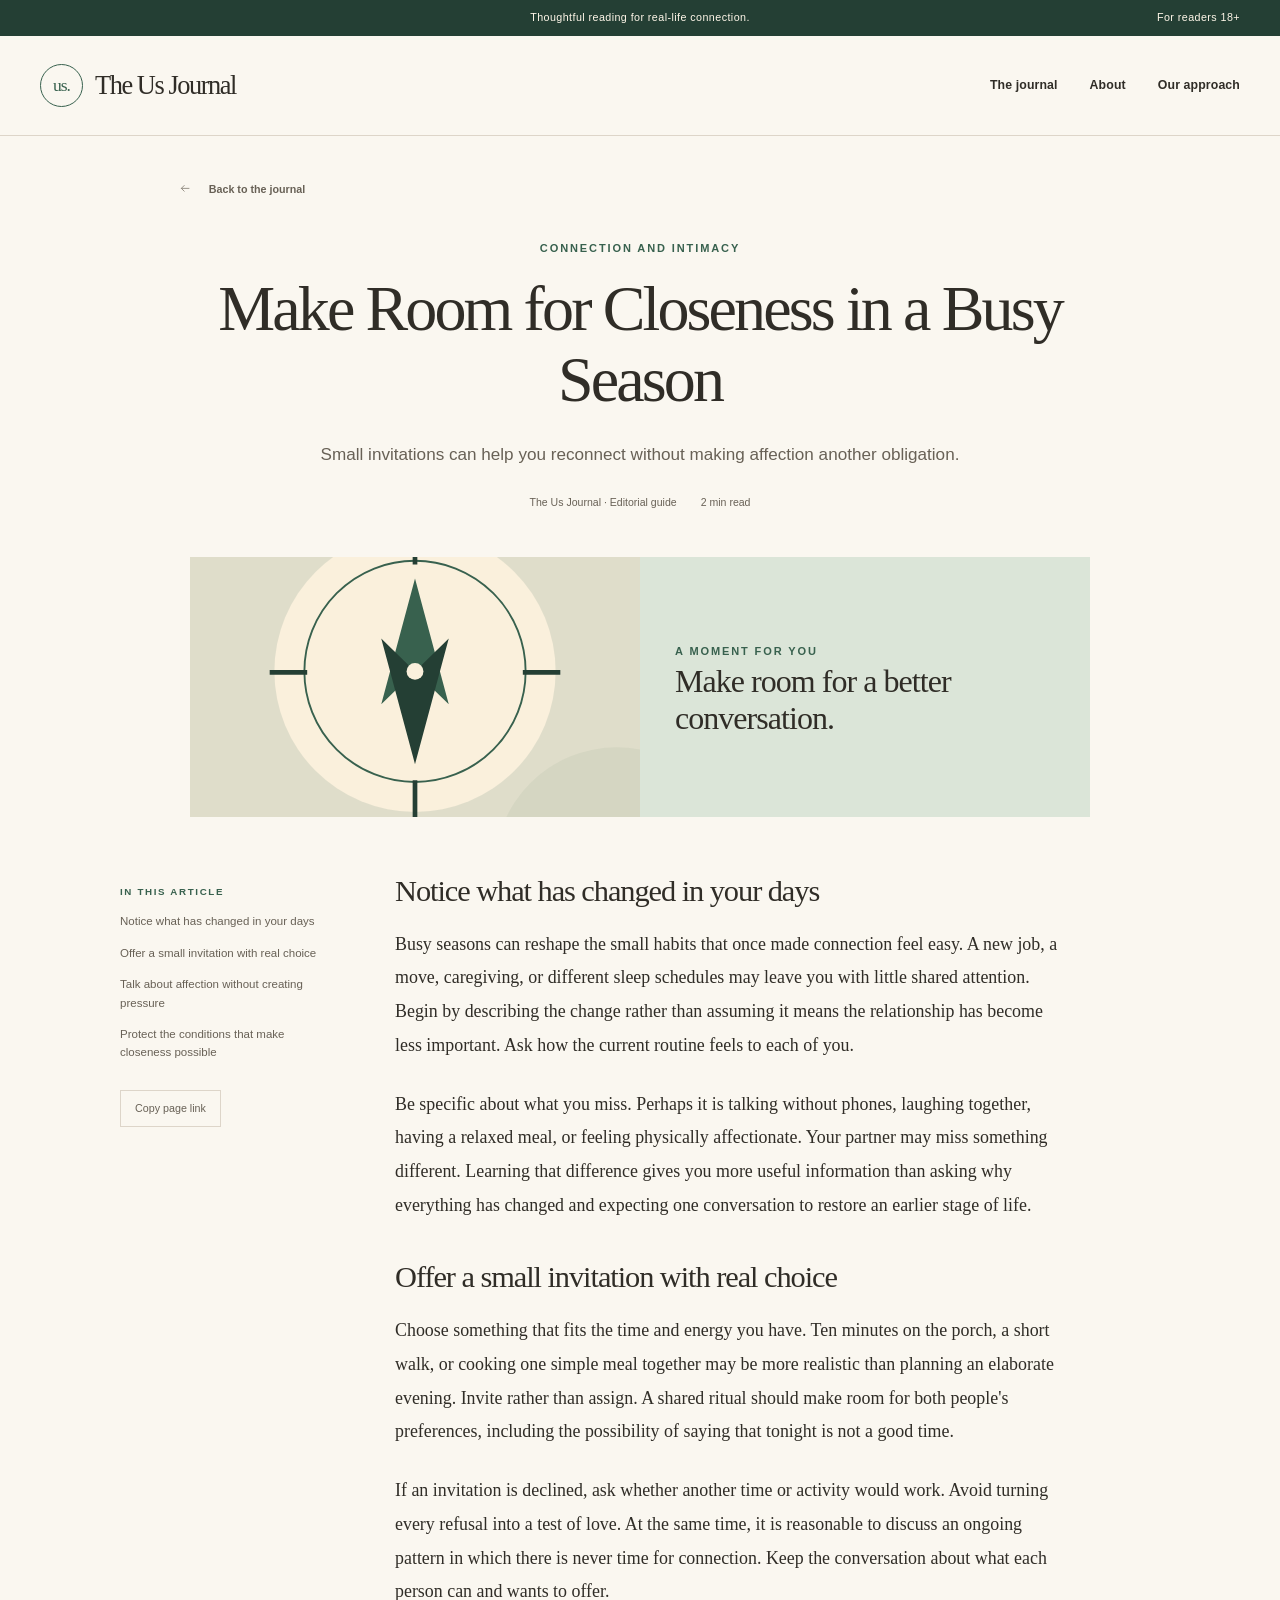
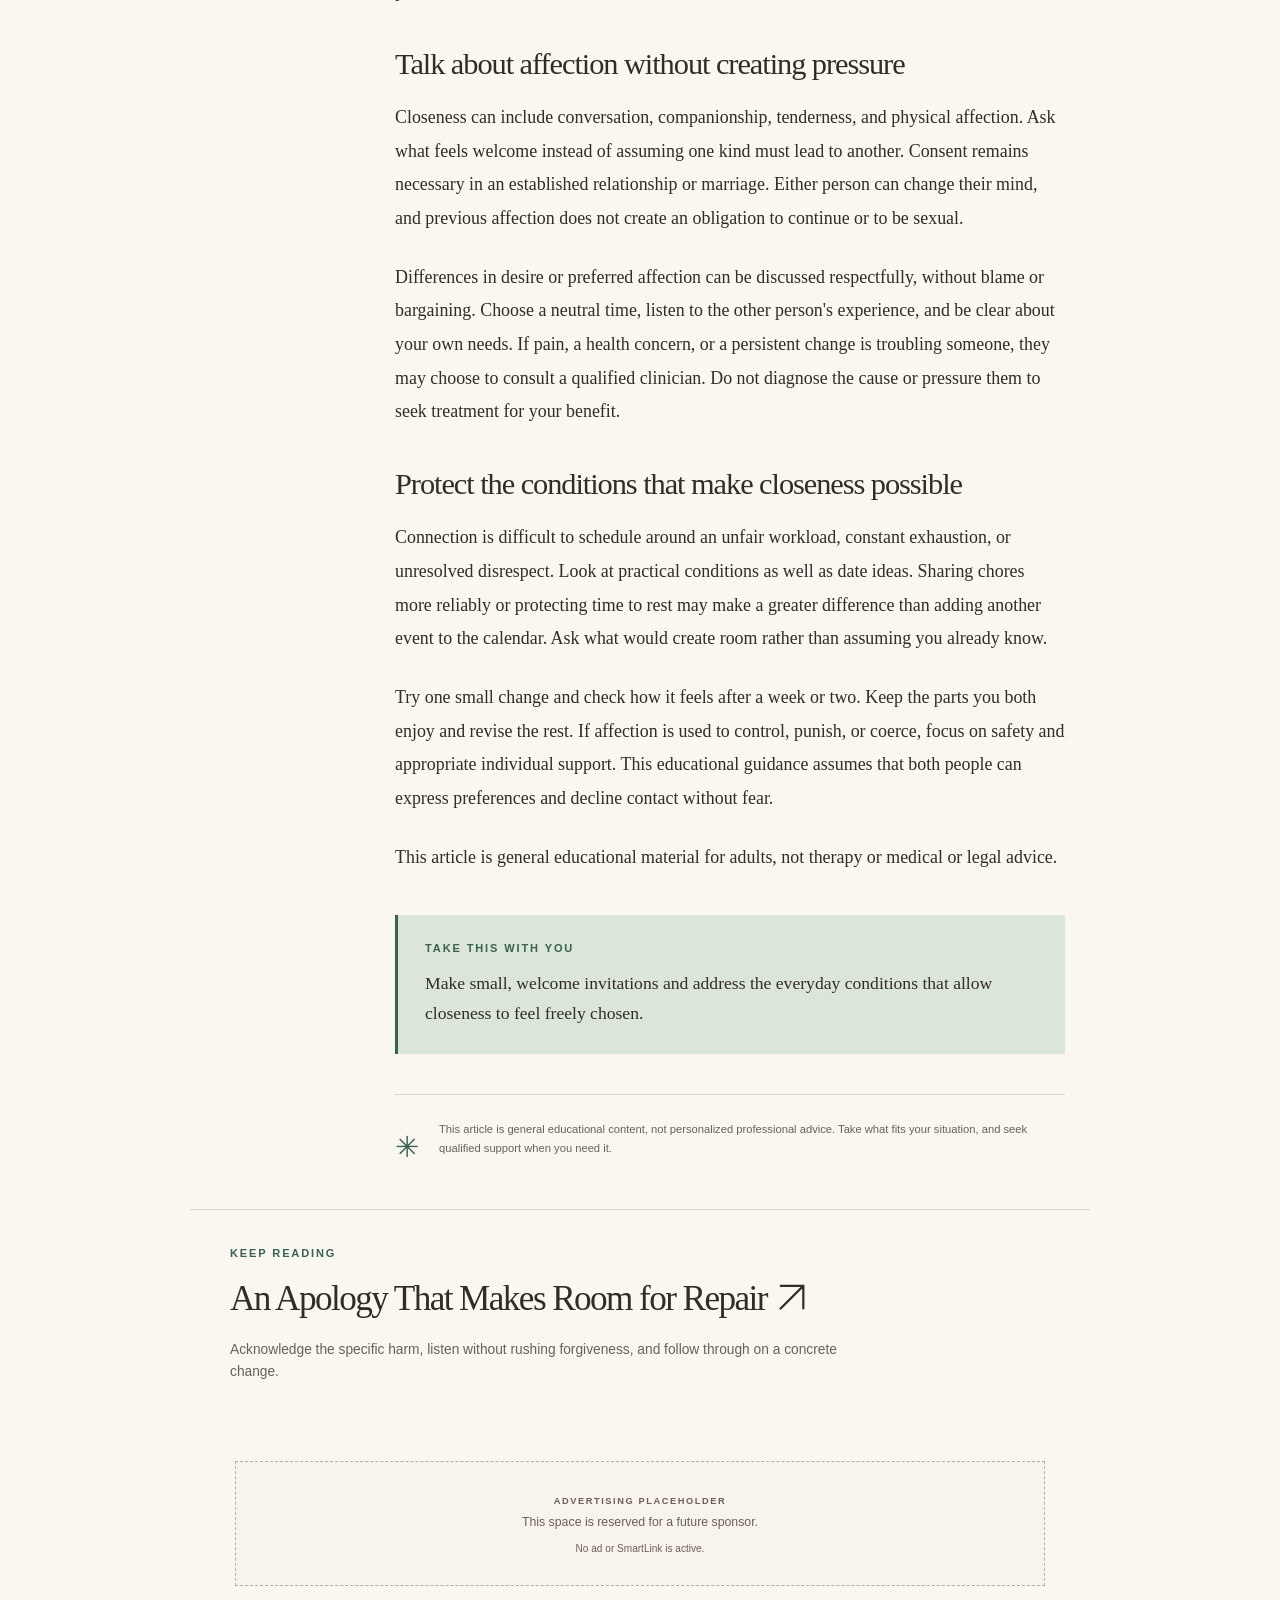
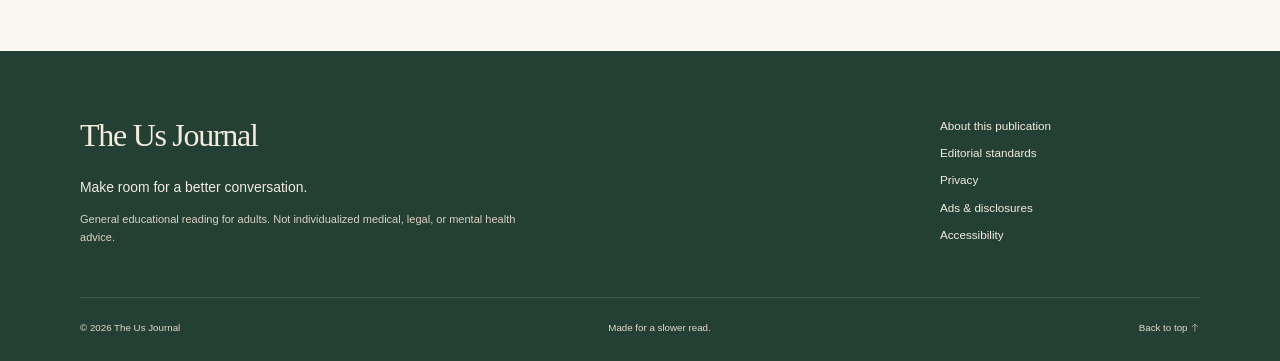
<file: make-room-for-closeness.html>
<!doctype html>
<html lang="en-US"><head><meta charset="utf-8"><meta name="viewport" content="width=device-width,initial-scale=1"><title>Make Room for Closeness in a Busy Season | The Us Journal</title><meta name="description" content="Small invitations can help you reconnect without making affection another obligation."><meta name="theme-color" content="#243f34"><meta name="color-scheme" content="light"><meta property="og:type" content="article"><meta property="og:title" content="Make Room for Closeness in a Busy Season | The Us Journal"><meta property="og:description" content="Small invitations can help you reconnect without making affection another obligation."><link rel="icon" type="image/svg+xml" href="assets/favicon.svg"><link rel="stylesheet" href="assets/style.css"><script defer src="assets/site.js"></script></head>
<body id="top" class="theme-relationships article-page"><a class="skip-link" href="#main">Skip to content</a><div class="topline">Thoughtful reading for real-life connection.<span>For readers 18+</span></div>
<header class="site-header"><a class="brand" href="index.html" aria-label="The Us Journal home"><span class="brand-mark">us.</span><span>The Us Journal</span></a><button class="menu-toggle" aria-expanded="false" aria-controls="site-nav" type="button">Menu <span aria-hidden="true">+</span></button><nav id="site-nav" aria-label="Main navigation"><a  href="index.html#library">The journal</a><a  href="about.html">About</a><a  href="editorial-standards.html">Our approach</a></nav></header>
<div class="reading-progress" aria-hidden="true"><span></span></div><main id="main"><div class="article-top wrap"><a class="text-link" href="index.html#library"><svg class="inline-arrow" viewBox="0 0 24 24" aria-hidden="true" focusable="false"><path d="M21 12H3m7-7-7 7 7 7" fill="none" stroke="currentColor" stroke-width="1.5"/></svg> Back to the journal</a><p class="eyebrow">Connection and intimacy</p><h1>Make Room for Closeness in a Busy Season</h1><p class="article-deck">Small invitations can help you reconnect without making affection another obligation.</p><div class="article-byline"><span>The Us Journal · Editorial guide</span><span>2 min read</span></div></div><div class="article-banner wrap"><img src="assets/art-4.svg" width="480" height="480" alt="" aria-hidden="true"><div><span class="eyebrow">A moment for you</span><p>Make room for a better conversation.</p></div></div><div class="article-layout wrap"><aside class="article-aside"><p class="eyebrow">In this article</p><a href="#section-1">Notice what has changed in your days</a><a href="#section-2">Offer a small invitation with real choice</a><a href="#section-3">Talk about affection without creating pressure</a><a href="#section-4">Protect the conditions that make closeness possible</a><button class="copy-link" type="button" hidden>Copy page link</button><span class="copy-status" aria-live="polite"></span></aside><article class="prose"><section id="section-1"><h2>Notice what has changed in your days</h2><p>Busy seasons can reshape the small habits that once made connection feel easy. A new job, a move, caregiving, or different sleep schedules may leave you with little shared attention. Begin by describing the change rather than assuming it means the relationship has become less important. Ask how the current routine feels to each of you.</p><p>Be specific about what you miss. Perhaps it is talking without phones, laughing together, having a relaxed meal, or feeling physically affectionate. Your partner may miss something different. Learning that difference gives you more useful information than asking why everything has changed and expecting one conversation to restore an earlier stage of life.</p></section><section id="section-2"><h2>Offer a small invitation with real choice</h2><p>Choose something that fits the time and energy you have. Ten minutes on the porch, a short walk, or cooking one simple meal together may be more realistic than planning an elaborate evening. Invite rather than assign. A shared ritual should make room for both people&#x27;s preferences, including the possibility of saying that tonight is not a good time.</p><p>If an invitation is declined, ask whether another time or activity would work. Avoid turning every refusal into a test of love. At the same time, it is reasonable to discuss an ongoing pattern in which there is never time for connection. Keep the conversation about what each person can and wants to offer.</p></section><section id="section-3"><h2>Talk about affection without creating pressure</h2><p>Closeness can include conversation, companionship, tenderness, and physical affection. Ask what feels welcome instead of assuming one kind must lead to another. Consent remains necessary in an established relationship or marriage. Either person can change their mind, and previous affection does not create an obligation to continue or to be sexual.</p><p>Differences in desire or preferred affection can be discussed respectfully, without blame or bargaining. Choose a neutral time, listen to the other person&#x27;s experience, and be clear about your own needs. If pain, a health concern, or a persistent change is troubling someone, they may choose to consult a qualified clinician. Do not diagnose the cause or pressure them to seek treatment for your benefit.</p></section><section id="section-4"><h2>Protect the conditions that make closeness possible</h2><p>Connection is difficult to schedule around an unfair workload, constant exhaustion, or unresolved disrespect. Look at practical conditions as well as date ideas. Sharing chores more reliably or protecting time to rest may make a greater difference than adding another event to the calendar. Ask what would create room rather than assuming you already know.</p><p>Try one small change and check how it feels after a week or two. Keep the parts you both enjoy and revise the rest. If affection is used to control, punish, or coerce, focus on safety and appropriate individual support. This educational guidance assumes that both people can express preferences and decline contact without fear.</p><p>This article is general educational material for adults, not therapy or medical or legal advice.</p></section><aside class="takeaway"><p class="eyebrow">Take this with you</p><p>Make small, welcome invitations and address the everyday conditions that allow closeness to feel freely chosen.</p></aside><div class="article-end"><span aria-hidden="true">✳</span><p>This article is general educational content, not personalized professional advice. Take what fits your situation, and seek qualified support when you need it.</p></div></article></div><section class="next-read wrap"><p class="eyebrow">Keep reading</p><h2><a href="apology-that-leads-to-repair.html">An Apology That Makes Room for Repair <span aria-hidden="true"><svg class="inline-arrow" viewBox="0 0 24 24" aria-hidden="true" focusable="false"><path d="M4 20L20 4M4 4h16v16" fill="none" stroke="currentColor" stroke-width="1.5"/></svg></span></a></h2><p>Acknowledge the specific harm, listen without rushing forgiveness, and follow through on a concrete change.</p></section><div class="wrap"><aside class="ad-placeholder" aria-label="Inactive advertising placeholder"><span class="eyebrow">Advertising placeholder</span><p>This space is reserved for a future sponsor.</p><small>No ad or SmartLink is active.</small></aside></div></main>
<footer class="site-footer"><div><a class="footer-brand" href="index.html">The Us Journal</a><p>Make room for a better conversation.</p><p class="small">General educational reading for adults. Not individualized medical, legal, or mental health advice.</p></div><nav aria-label="Footer navigation"><a href="about.html">About this publication</a><a href="editorial-standards.html">Editorial standards</a><a href="privacy.html">Privacy</a><a href="disclosures.html">Ads & disclosures</a><a href="accessibility.html">Accessibility</a></nav><div class="footer-bottom"><span>© 2026 The Us Journal</span><span>Made for a slower read.</span><a href="#top" class="back-top">Back to top <svg class="inline-arrow" viewBox="0 0 24 24" aria-hidden="true" focusable="false"><path d="M12 21V3M5 10l7-7 7 7" fill="none" stroke="currentColor" stroke-width="1.5"/></svg></a></div></footer></body></html>
</file>
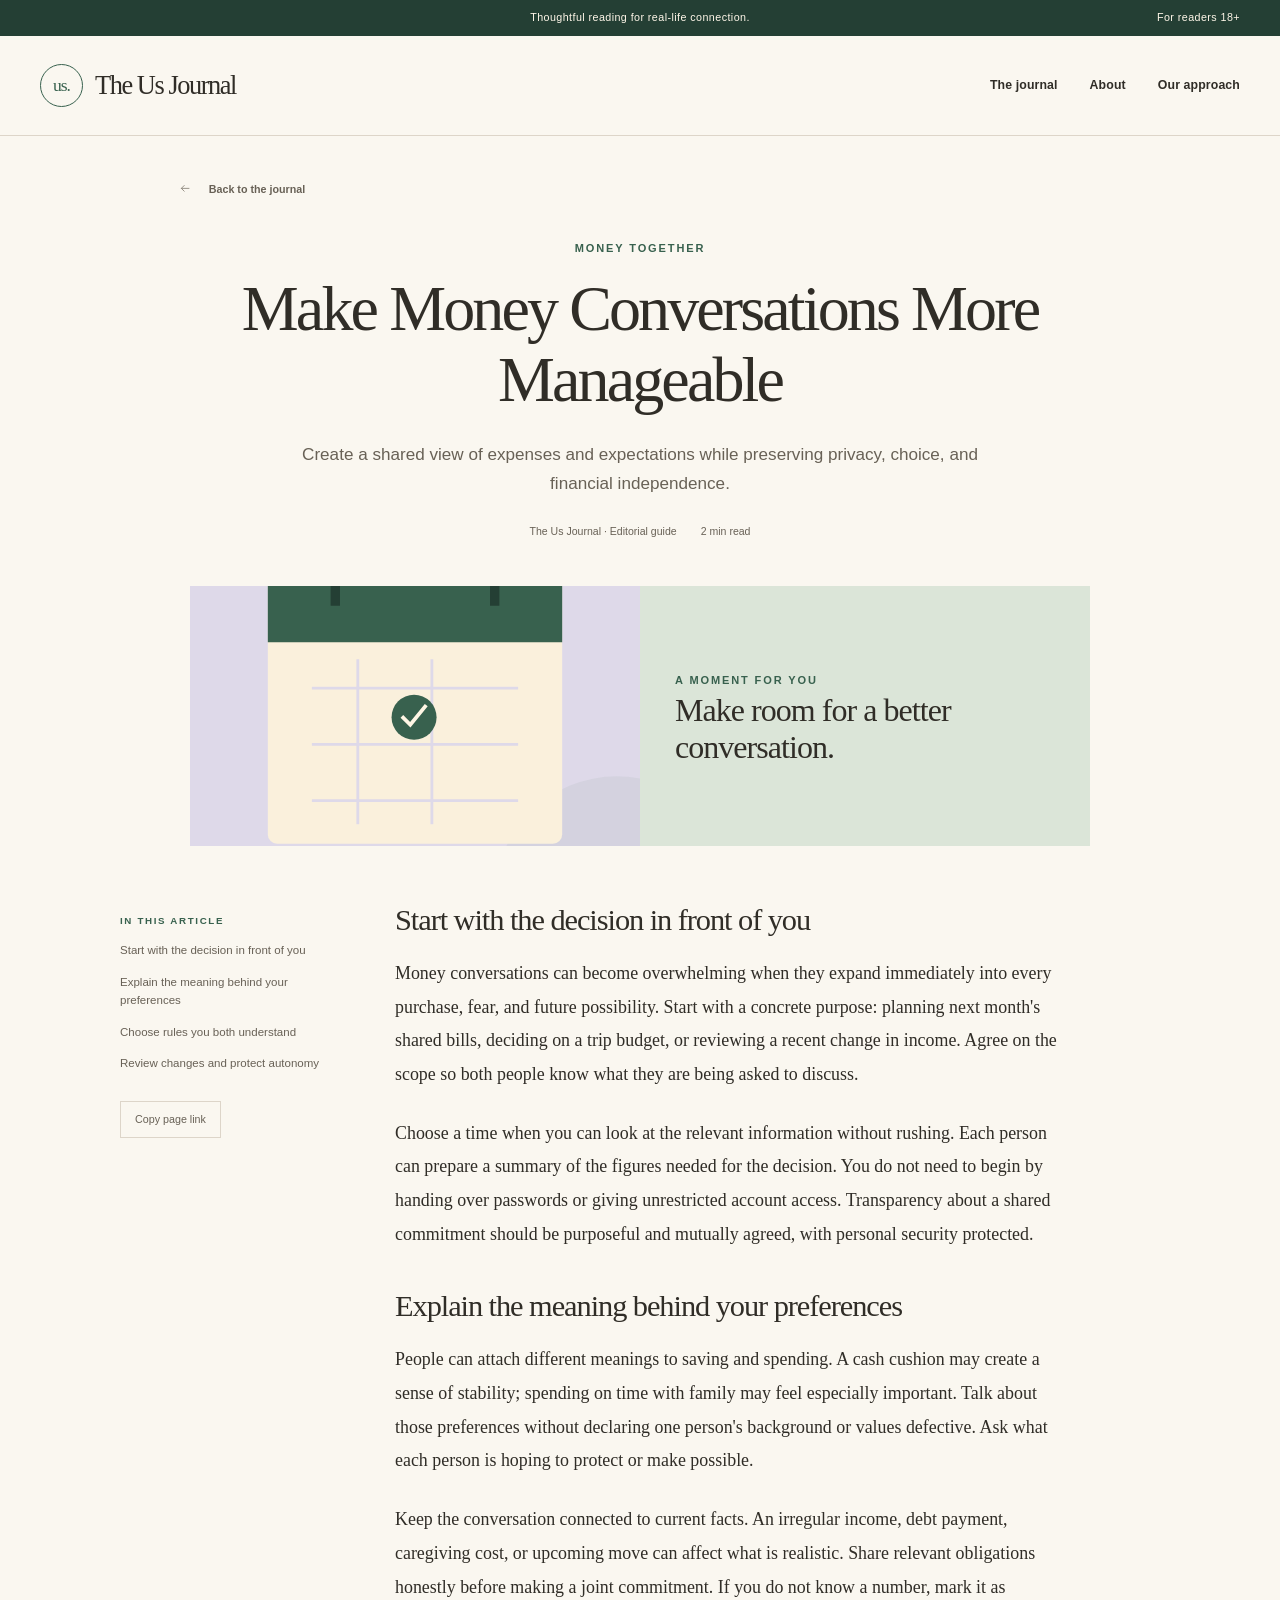
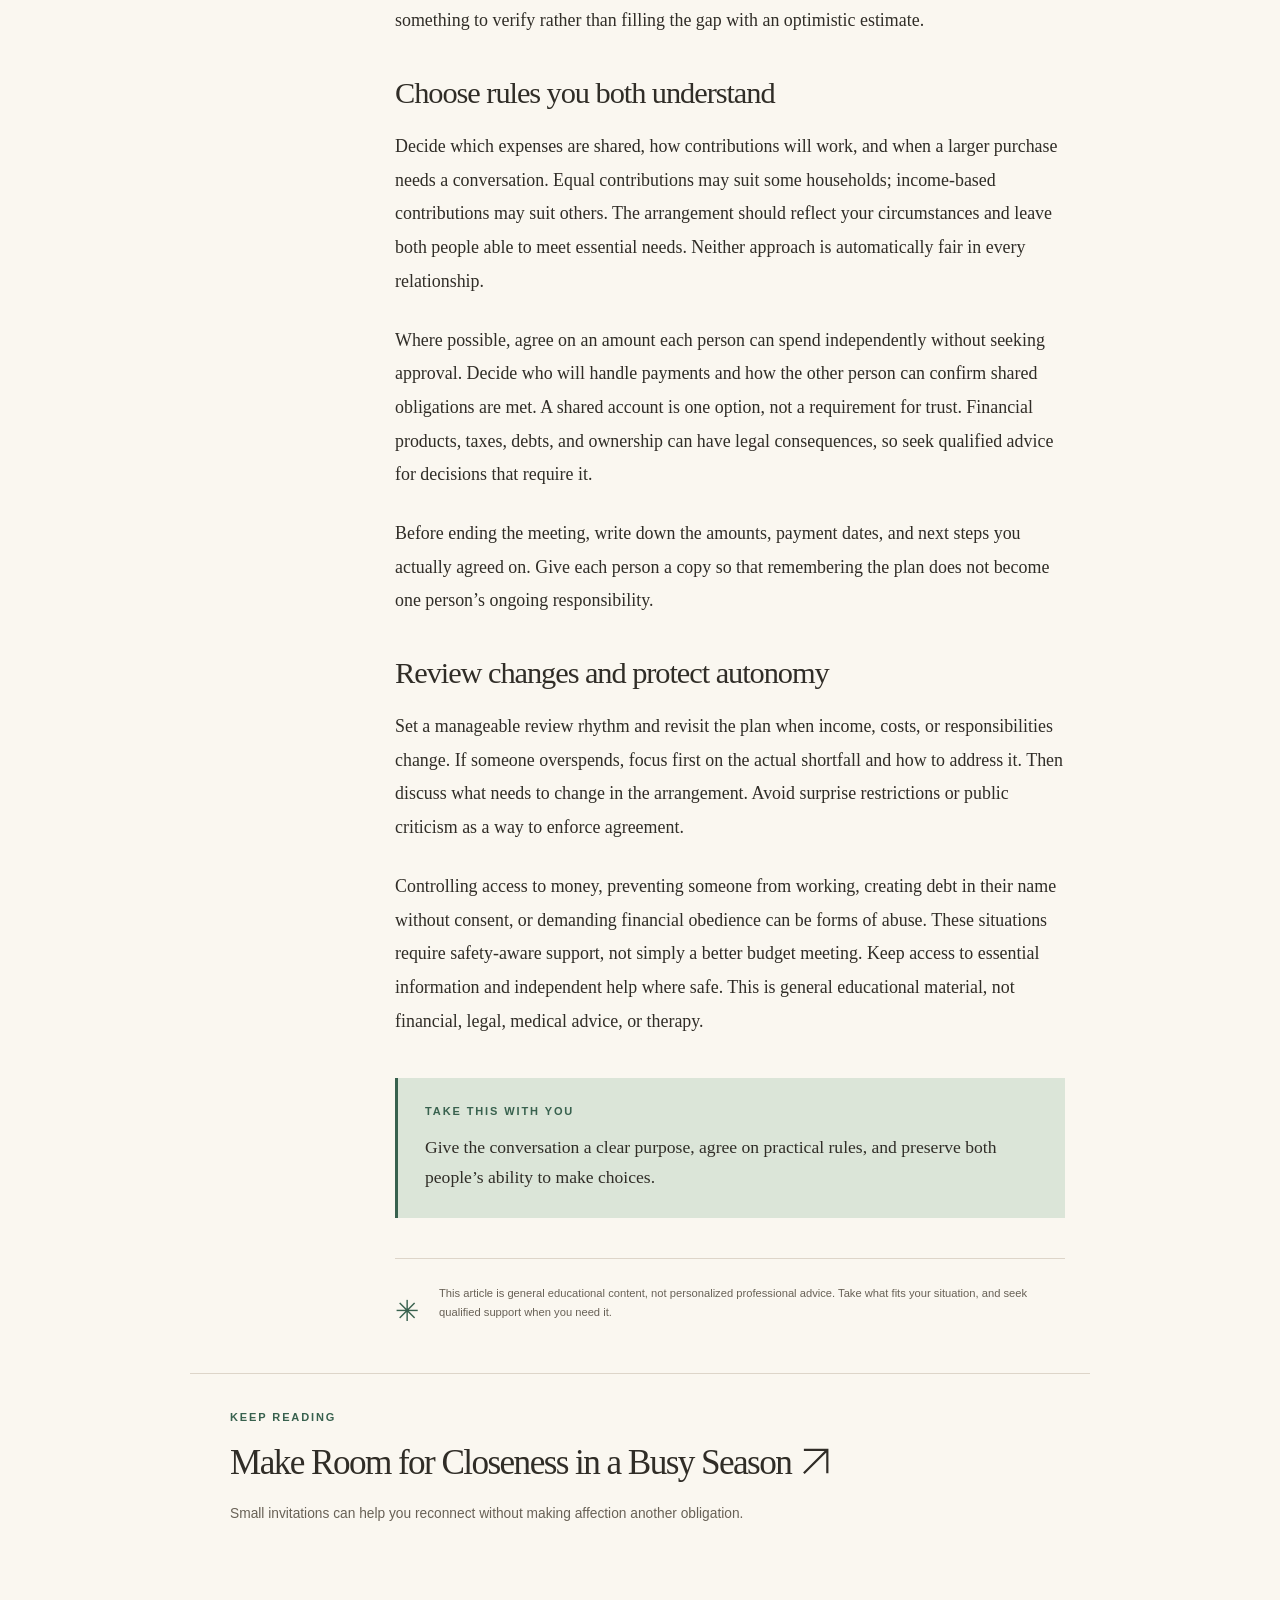
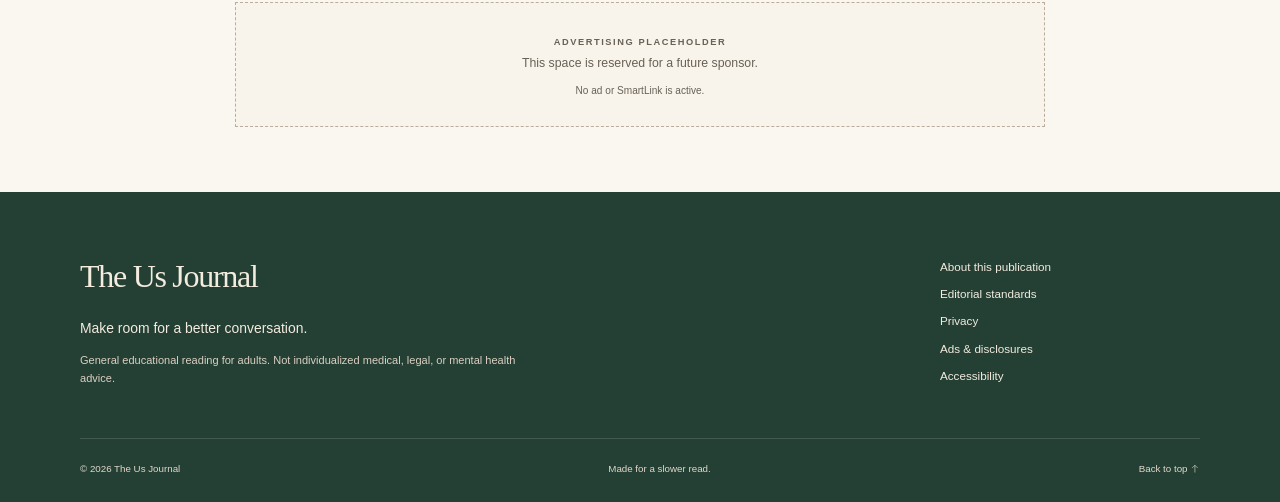
<file: money-conversation-without-surprises.html>
<!doctype html>
<html lang="en-US"><head><meta charset="utf-8"><meta name="viewport" content="width=device-width,initial-scale=1"><title>Make Money Conversations More Manageable | The Us Journal</title><meta name="description" content="Create a shared view of expenses and expectations while preserving privacy, choice, and financial independence."><meta name="theme-color" content="#243f34"><meta name="color-scheme" content="light"><meta property="og:type" content="article"><meta property="og:title" content="Make Money Conversations More Manageable | The Us Journal"><meta property="og:description" content="Create a shared view of expenses and expectations while preserving privacy, choice, and financial independence."><link rel="icon" type="image/svg+xml" href="assets/favicon.svg"><link rel="stylesheet" href="assets/style.css"><script defer src="assets/site.js"></script></head>
<body id="top" class="theme-relationships article-page"><a class="skip-link" href="#main">Skip to content</a><div class="topline">Thoughtful reading for real-life connection.<span>For readers 18+</span></div>
<header class="site-header"><a class="brand" href="index.html" aria-label="The Us Journal home"><span class="brand-mark">us.</span><span>The Us Journal</span></a><button class="menu-toggle" aria-expanded="false" aria-controls="site-nav" type="button">Menu <span aria-hidden="true">+</span></button><nav id="site-nav" aria-label="Main navigation"><a  href="index.html#library">The journal</a><a  href="about.html">About</a><a  href="editorial-standards.html">Our approach</a></nav></header>
<div class="reading-progress" aria-hidden="true"><span></span></div><main id="main"><div class="article-top wrap"><a class="text-link" href="index.html#library"><svg class="inline-arrow" viewBox="0 0 24 24" aria-hidden="true" focusable="false"><path d="M21 12H3m7-7-7 7 7 7" fill="none" stroke="currentColor" stroke-width="1.5"/></svg> Back to the journal</a><p class="eyebrow">Money together</p><h1>Make Money Conversations More Manageable</h1><p class="article-deck">Create a shared view of expenses and expectations while preserving privacy, choice, and financial independence.</p><div class="article-byline"><span>The Us Journal · Editorial guide</span><span>2 min read</span></div></div><div class="article-banner wrap"><img src="assets/art-3.svg" width="480" height="480" alt="" aria-hidden="true"><div><span class="eyebrow">A moment for you</span><p>Make room for a better conversation.</p></div></div><div class="article-layout wrap"><aside class="article-aside"><p class="eyebrow">In this article</p><a href="#section-1">Start with the decision in front of you</a><a href="#section-2">Explain the meaning behind your preferences</a><a href="#section-3">Choose rules you both understand</a><a href="#section-4">Review changes and protect autonomy</a><button class="copy-link" type="button" hidden>Copy page link</button><span class="copy-status" aria-live="polite"></span></aside><article class="prose"><section id="section-1"><h2>Start with the decision in front of you</h2><p>Money conversations can become overwhelming when they expand immediately into every purchase, fear, and future possibility. Start with a concrete purpose: planning next month&#x27;s shared bills, deciding on a trip budget, or reviewing a recent change in income. Agree on the scope so both people know what they are being asked to discuss.</p><p>Choose a time when you can look at the relevant information without rushing. Each person can prepare a summary of the figures needed for the decision. You do not need to begin by handing over passwords or giving unrestricted account access. Transparency about a shared commitment should be purposeful and mutually agreed, with personal security protected.</p></section><section id="section-2"><h2>Explain the meaning behind your preferences</h2><p>People can attach different meanings to saving and spending. A cash cushion may create a sense of stability; spending on time with family may feel especially important. Talk about those preferences without declaring one person&#x27;s background or values defective. Ask what each person is hoping to protect or make possible.</p><p>Keep the conversation connected to current facts. An irregular income, debt payment, caregiving cost, or upcoming move can affect what is realistic. Share relevant obligations honestly before making a joint commitment. If you do not know a number, mark it as something to verify rather than filling the gap with an optimistic estimate.</p></section><section id="section-3"><h2>Choose rules you both understand</h2><p>Decide which expenses are shared, how contributions will work, and when a larger purchase needs a conversation. Equal contributions may suit some households; income-based contributions may suit others. The arrangement should reflect your circumstances and leave both people able to meet essential needs. Neither approach is automatically fair in every relationship.</p><p>Where possible, agree on an amount each person can spend independently without seeking approval. Decide who will handle payments and how the other person can confirm shared obligations are met. A shared account is one option, not a requirement for trust. Financial products, taxes, debts, and ownership can have legal consequences, so seek qualified advice for decisions that require it.</p><p>Before ending the meeting, write down the amounts, payment dates, and next steps you actually agreed on. Give each person a copy so that remembering the plan does not become one person’s ongoing responsibility.</p></section><section id="section-4"><h2>Review changes and protect autonomy</h2><p>Set a manageable review rhythm and revisit the plan when income, costs, or responsibilities change. If someone overspends, focus first on the actual shortfall and how to address it. Then discuss what needs to change in the arrangement. Avoid surprise restrictions or public criticism as a way to enforce agreement.</p><p>Controlling access to money, preventing someone from working, creating debt in their name without consent, or demanding financial obedience can be forms of abuse. These situations require safety-aware support, not simply a better budget meeting. Keep access to essential information and independent help where safe. This is general educational material, not financial, legal, medical advice, or therapy.</p></section><aside class="takeaway"><p class="eyebrow">Take this with you</p><p>Give the conversation a clear purpose, agree on practical rules, and preserve both people’s ability to make choices.</p></aside><div class="article-end"><span aria-hidden="true">✳</span><p>This article is general educational content, not personalized professional advice. Take what fits your situation, and seek qualified support when you need it.</p></div></article></div><section class="next-read wrap"><p class="eyebrow">Keep reading</p><h2><a href="make-room-for-closeness.html">Make Room for Closeness in a Busy Season <span aria-hidden="true"><svg class="inline-arrow" viewBox="0 0 24 24" aria-hidden="true" focusable="false"><path d="M4 20L20 4M4 4h16v16" fill="none" stroke="currentColor" stroke-width="1.5"/></svg></span></a></h2><p>Small invitations can help you reconnect without making affection another obligation.</p></section><div class="wrap"><aside class="ad-placeholder" aria-label="Inactive advertising placeholder"><span class="eyebrow">Advertising placeholder</span><p>This space is reserved for a future sponsor.</p><small>No ad or SmartLink is active.</small></aside></div></main>
<footer class="site-footer"><div><a class="footer-brand" href="index.html">The Us Journal</a><p>Make room for a better conversation.</p><p class="small">General educational reading for adults. Not individualized medical, legal, or mental health advice.</p></div><nav aria-label="Footer navigation"><a href="about.html">About this publication</a><a href="editorial-standards.html">Editorial standards</a><a href="privacy.html">Privacy</a><a href="disclosures.html">Ads & disclosures</a><a href="accessibility.html">Accessibility</a></nav><div class="footer-bottom"><span>© 2026 The Us Journal</span><span>Made for a slower read.</span><a href="#top" class="back-top">Back to top <svg class="inline-arrow" viewBox="0 0 24 24" aria-hidden="true" focusable="false"><path d="M12 21V3M5 10l7-7 7 7" fill="none" stroke="currentColor" stroke-width="1.5"/></svg></a></div></footer></body></html>
</file>
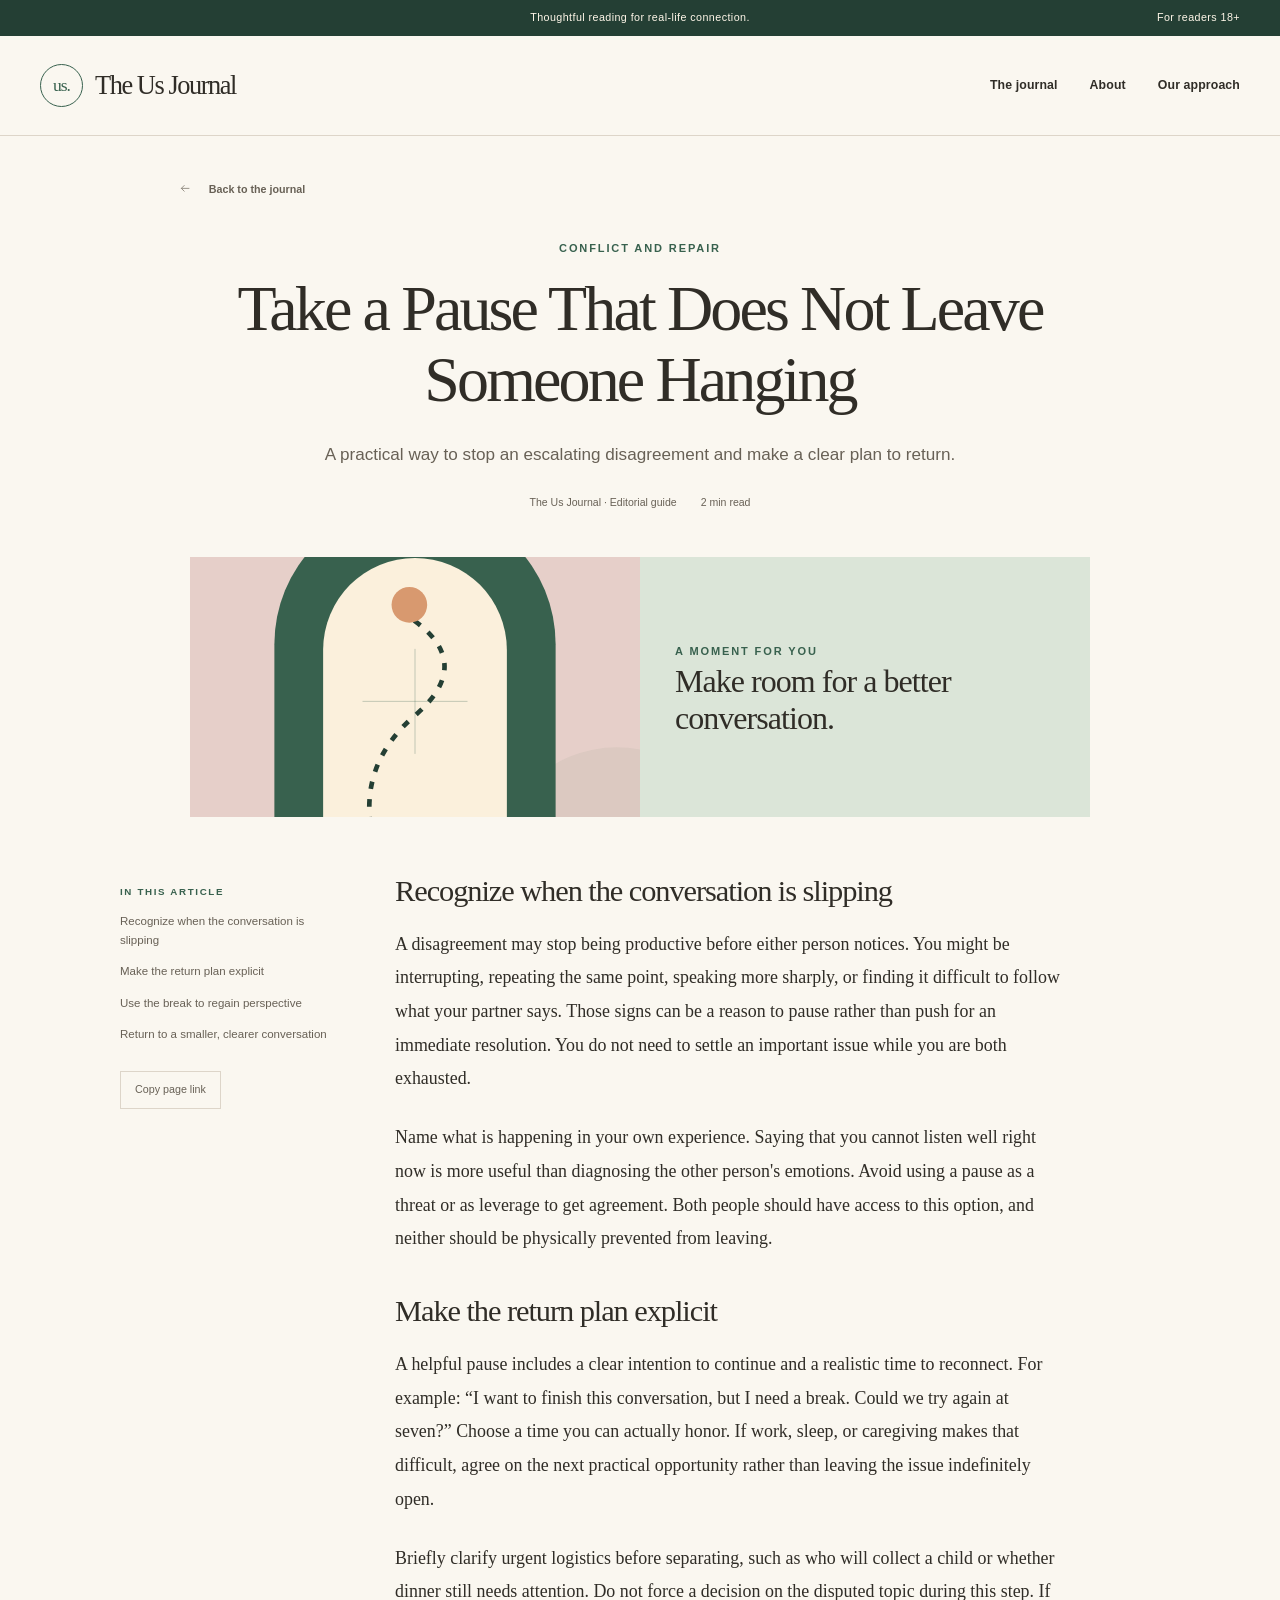
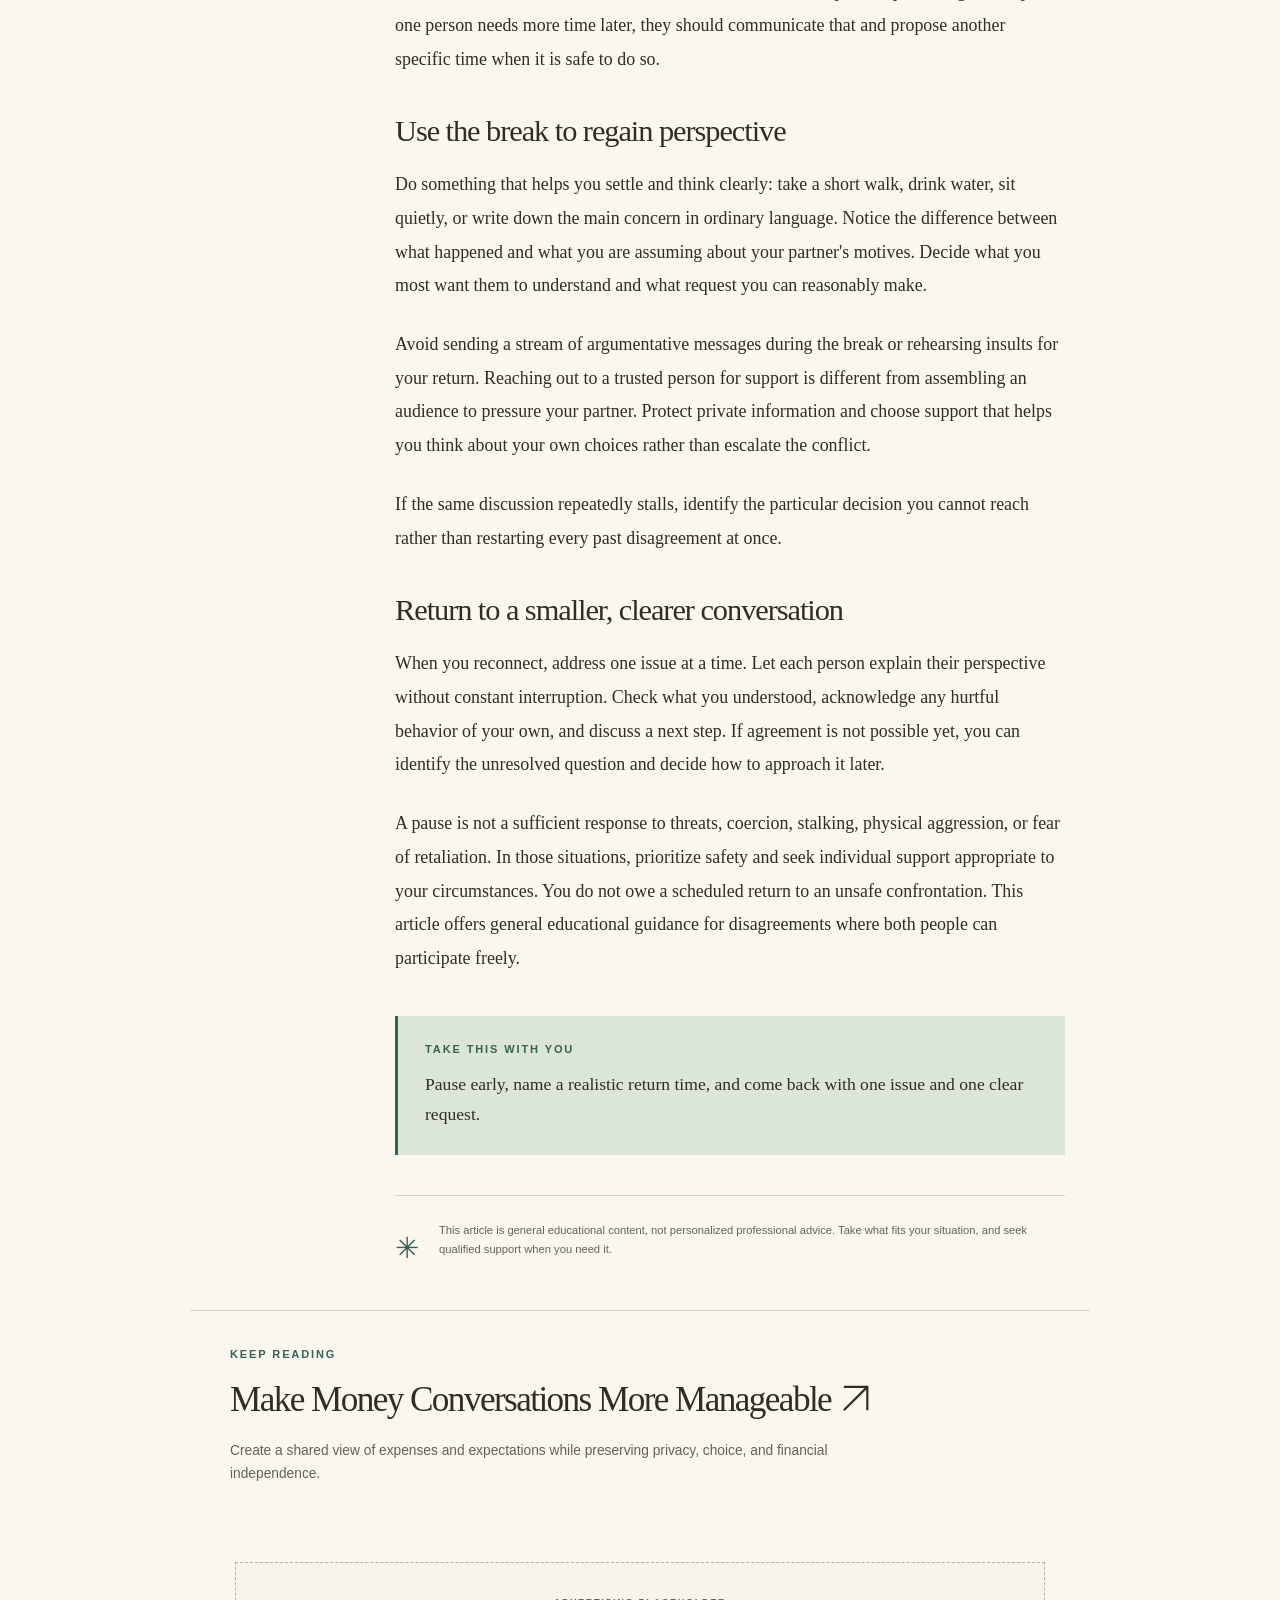
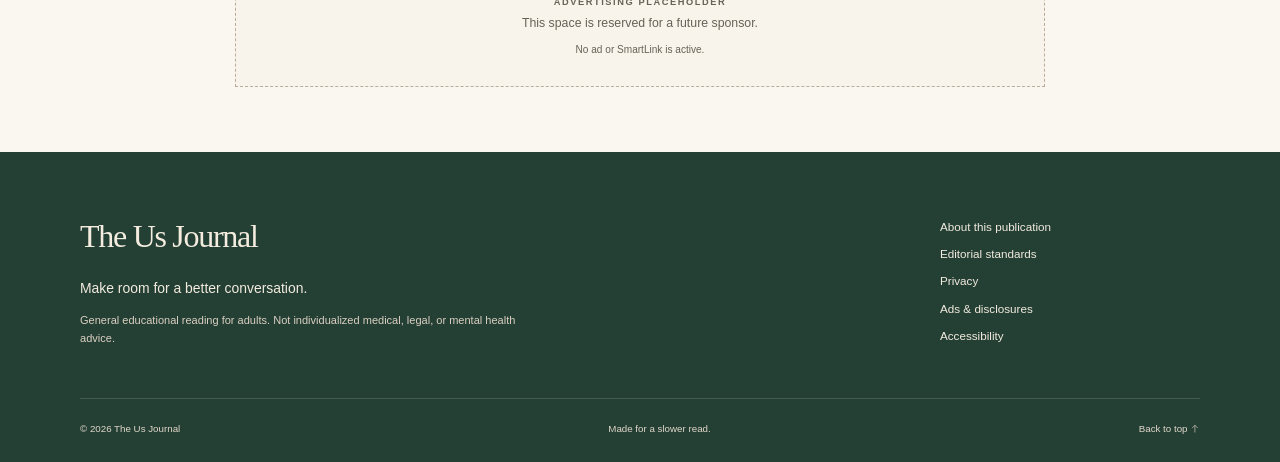
<file: pause-an-argument-with-a-return-plan.html>
<!doctype html>
<html lang="en-US"><head><meta charset="utf-8"><meta name="viewport" content="width=device-width,initial-scale=1"><title>Take a Pause That Does Not Leave Someone Hanging | The Us Journal</title><meta name="description" content="A practical way to stop an escalating disagreement and make a clear plan to return."><meta name="theme-color" content="#243f34"><meta name="color-scheme" content="light"><meta property="og:type" content="article"><meta property="og:title" content="Take a Pause That Does Not Leave Someone Hanging | The Us Journal"><meta property="og:description" content="A practical way to stop an escalating disagreement and make a clear plan to return."><link rel="icon" type="image/svg+xml" href="assets/favicon.svg"><link rel="stylesheet" href="assets/style.css"><script defer src="assets/site.js"></script></head>
<body id="top" class="theme-relationships article-page"><a class="skip-link" href="#main">Skip to content</a><div class="topline">Thoughtful reading for real-life connection.<span>For readers 18+</span></div>
<header class="site-header"><a class="brand" href="index.html" aria-label="The Us Journal home"><span class="brand-mark">us.</span><span>The Us Journal</span></a><button class="menu-toggle" aria-expanded="false" aria-controls="site-nav" type="button">Menu <span aria-hidden="true">+</span></button><nav id="site-nav" aria-label="Main navigation"><a  href="index.html#library">The journal</a><a  href="about.html">About</a><a  href="editorial-standards.html">Our approach</a></nav></header>
<div class="reading-progress" aria-hidden="true"><span></span></div><main id="main"><div class="article-top wrap"><a class="text-link" href="index.html#library"><svg class="inline-arrow" viewBox="0 0 24 24" aria-hidden="true" focusable="false"><path d="M21 12H3m7-7-7 7 7 7" fill="none" stroke="currentColor" stroke-width="1.5"/></svg> Back to the journal</a><p class="eyebrow">Conflict and repair</p><h1>Take a Pause That Does Not Leave Someone Hanging</h1><p class="article-deck">A practical way to stop an escalating disagreement and make a clear plan to return.</p><div class="article-byline"><span>The Us Journal · Editorial guide</span><span>2 min read</span></div></div><div class="article-banner wrap"><img src="assets/art-2.svg" width="480" height="480" alt="" aria-hidden="true"><div><span class="eyebrow">A moment for you</span><p>Make room for a better conversation.</p></div></div><div class="article-layout wrap"><aside class="article-aside"><p class="eyebrow">In this article</p><a href="#section-1">Recognize when the conversation is slipping</a><a href="#section-2">Make the return plan explicit</a><a href="#section-3">Use the break to regain perspective</a><a href="#section-4">Return to a smaller, clearer conversation</a><button class="copy-link" type="button" hidden>Copy page link</button><span class="copy-status" aria-live="polite"></span></aside><article class="prose"><section id="section-1"><h2>Recognize when the conversation is slipping</h2><p>A disagreement may stop being productive before either person notices. You might be interrupting, repeating the same point, speaking more sharply, or finding it difficult to follow what your partner says. Those signs can be a reason to pause rather than push for an immediate resolution. You do not need to settle an important issue while you are both exhausted.</p><p>Name what is happening in your own experience. Saying that you cannot listen well right now is more useful than diagnosing the other person&#x27;s emotions. Avoid using a pause as a threat or as leverage to get agreement. Both people should have access to this option, and neither should be physically prevented from leaving.</p></section><section id="section-2"><h2>Make the return plan explicit</h2><p>A helpful pause includes a clear intention to continue and a realistic time to reconnect. For example: “I want to finish this conversation, but I need a break. Could we try again at seven?” Choose a time you can actually honor. If work, sleep, or caregiving makes that difficult, agree on the next practical opportunity rather than leaving the issue indefinitely open.</p><p>Briefly clarify urgent logistics before separating, such as who will collect a child or whether dinner still needs attention. Do not force a decision on the disputed topic during this step. If one person needs more time later, they should communicate that and propose another specific time when it is safe to do so.</p></section><section id="section-3"><h2>Use the break to regain perspective</h2><p>Do something that helps you settle and think clearly: take a short walk, drink water, sit quietly, or write down the main concern in ordinary language. Notice the difference between what happened and what you are assuming about your partner&#x27;s motives. Decide what you most want them to understand and what request you can reasonably make.</p><p>Avoid sending a stream of argumentative messages during the break or rehearsing insults for your return. Reaching out to a trusted person for support is different from assembling an audience to pressure your partner. Protect private information and choose support that helps you think about your own choices rather than escalate the conflict.</p><p>If the same discussion repeatedly stalls, identify the particular decision you cannot reach rather than restarting every past disagreement at once.</p></section><section id="section-4"><h2>Return to a smaller, clearer conversation</h2><p>When you reconnect, address one issue at a time. Let each person explain their perspective without constant interruption. Check what you understood, acknowledge any hurtful behavior of your own, and discuss a next step. If agreement is not possible yet, you can identify the unresolved question and decide how to approach it later.</p><p>A pause is not a sufficient response to threats, coercion, stalking, physical aggression, or fear of retaliation. In those situations, prioritize safety and seek individual support appropriate to your circumstances. You do not owe a scheduled return to an unsafe confrontation. This article offers general educational guidance for disagreements where both people can participate freely.</p></section><aside class="takeaway"><p class="eyebrow">Take this with you</p><p>Pause early, name a realistic return time, and come back with one issue and one clear request.</p></aside><div class="article-end"><span aria-hidden="true">✳</span><p>This article is general educational content, not personalized professional advice. Take what fits your situation, and seek qualified support when you need it.</p></div></article></div><section class="next-read wrap"><p class="eyebrow">Keep reading</p><h2><a href="money-conversation-without-surprises.html">Make Money Conversations More Manageable <span aria-hidden="true"><svg class="inline-arrow" viewBox="0 0 24 24" aria-hidden="true" focusable="false"><path d="M4 20L20 4M4 4h16v16" fill="none" stroke="currentColor" stroke-width="1.5"/></svg></span></a></h2><p>Create a shared view of expenses and expectations while preserving privacy, choice, and financial independence.</p></section><div class="wrap"><aside class="ad-placeholder" aria-label="Inactive advertising placeholder"><span class="eyebrow">Advertising placeholder</span><p>This space is reserved for a future sponsor.</p><small>No ad or SmartLink is active.</small></aside></div></main>
<footer class="site-footer"><div><a class="footer-brand" href="index.html">The Us Journal</a><p>Make room for a better conversation.</p><p class="small">General educational reading for adults. Not individualized medical, legal, or mental health advice.</p></div><nav aria-label="Footer navigation"><a href="about.html">About this publication</a><a href="editorial-standards.html">Editorial standards</a><a href="privacy.html">Privacy</a><a href="disclosures.html">Ads & disclosures</a><a href="accessibility.html">Accessibility</a></nav><div class="footer-bottom"><span>© 2026 The Us Journal</span><span>Made for a slower read.</span><a href="#top" class="back-top">Back to top <svg class="inline-arrow" viewBox="0 0 24 24" aria-hidden="true" focusable="false"><path d="M12 21V3M5 10l7-7 7 7" fill="none" stroke="currentColor" stroke-width="1.5"/></svg></a></div></footer></body></html>
</file>
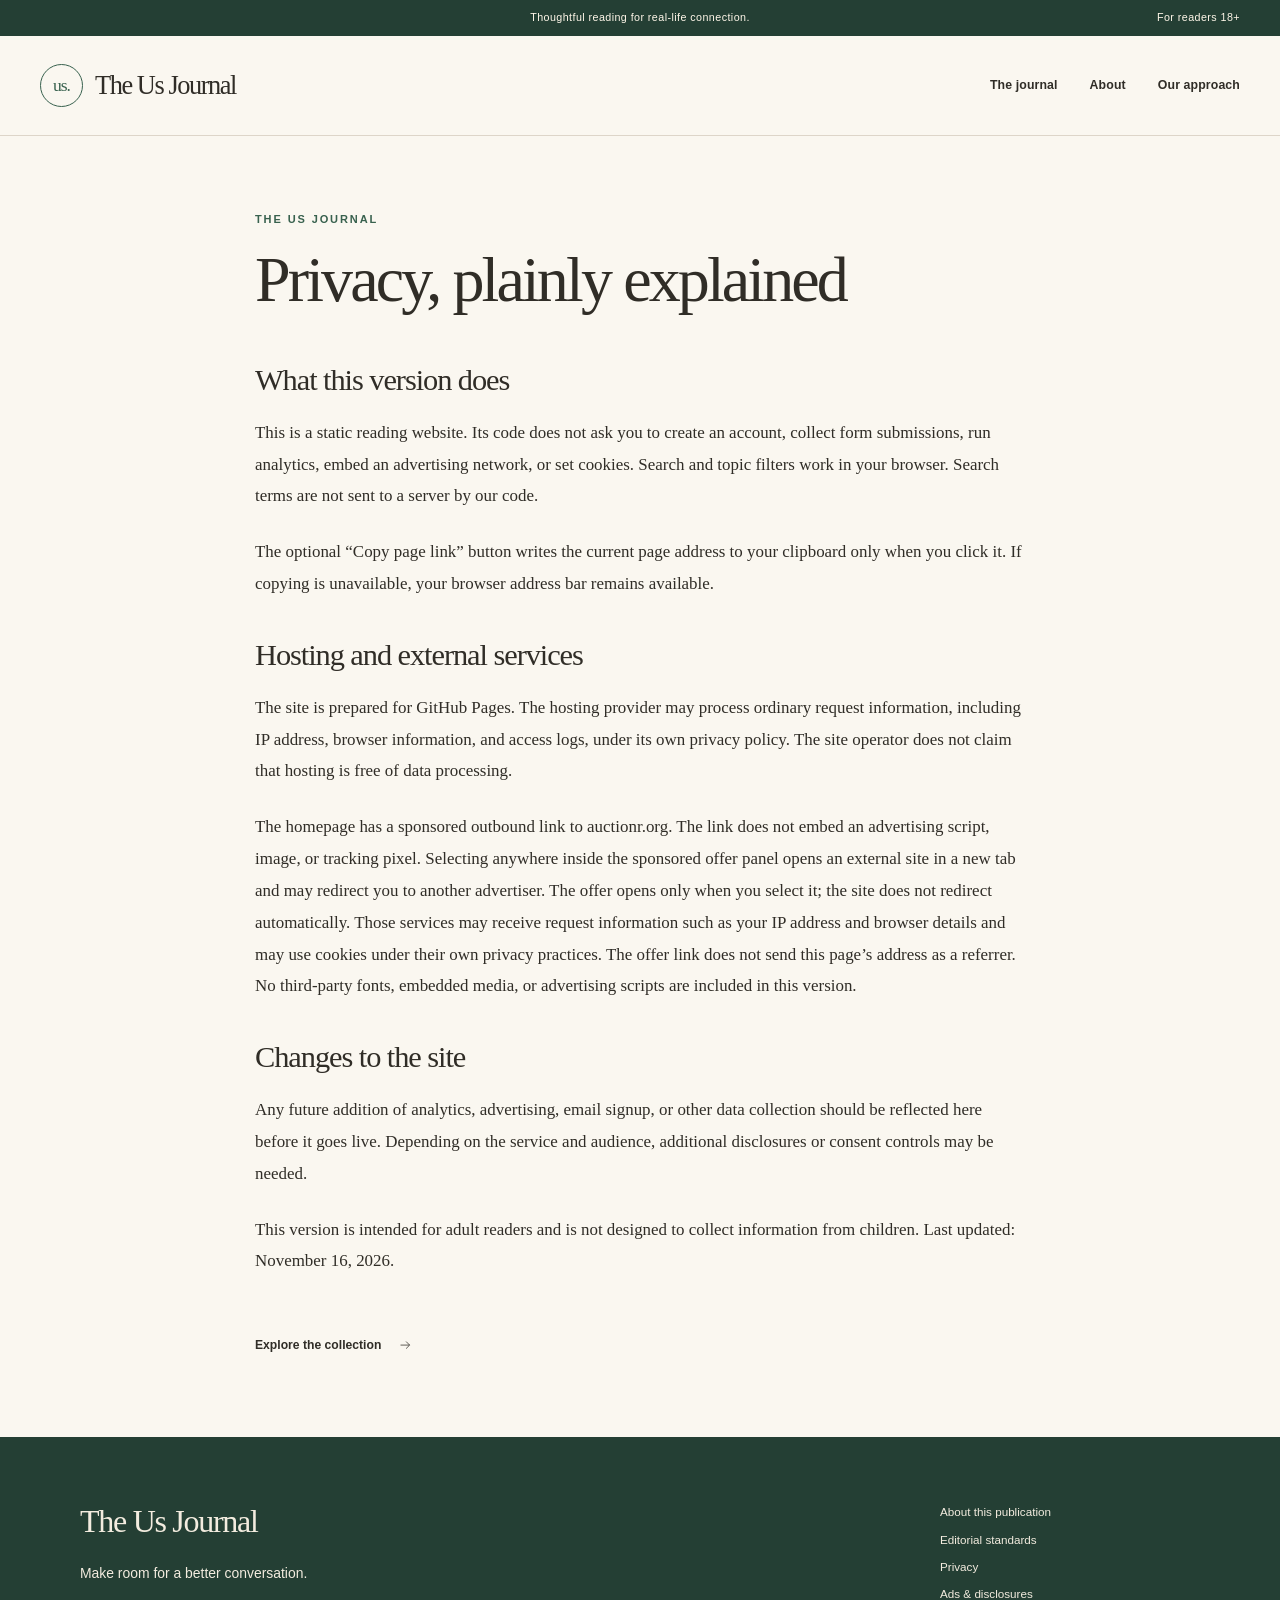
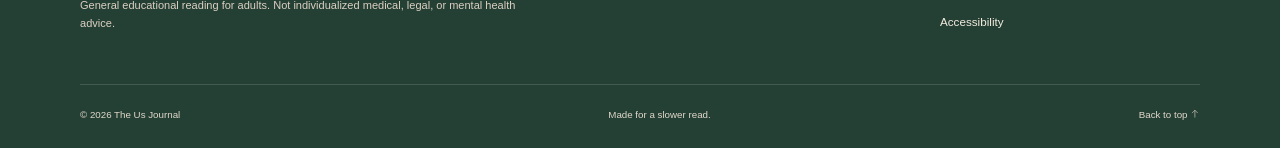
<file: privacy.html>
<!doctype html>
<html lang="en-US"><head><meta charset="utf-8"><meta name="viewport" content="width=device-width,initial-scale=1"><title>Privacy, plainly explained | The Us Journal</title><meta name="description" content="Privacy, plainly explained at The Us Journal."><meta name="theme-color" content="#243f34"><meta name="color-scheme" content="light"><meta property="og:type" content="website"><meta property="og:title" content="Privacy, plainly explained | The Us Journal"><meta property="og:description" content="Privacy, plainly explained at The Us Journal."><link rel="icon" type="image/svg+xml" href="assets/favicon.svg"><link rel="stylesheet" href="assets/style.css"><script defer src="assets/site.js"></script></head>
<body id="top" class="theme-relationships "><a class="skip-link" href="#main">Skip to content</a><div class="topline">Thoughtful reading for real-life connection.<span>For readers 18+</span></div>
<header class="site-header"><a class="brand" href="index.html" aria-label="The Us Journal home"><span class="brand-mark">us.</span><span>The Us Journal</span></a><button class="menu-toggle" aria-expanded="false" aria-controls="site-nav" type="button">Menu <span aria-hidden="true">+</span></button><nav id="site-nav" aria-label="Main navigation"><a  href="index.html#library">The journal</a><a  href="about.html">About</a><a  href="editorial-standards.html">Our approach</a></nav></header>
<main id="main" class="info-page wrap"><p class="eyebrow">The Us Journal</p><h1>Privacy, plainly explained</h1><div class="prose"><section><h2>What this version does</h2><p>This is a static reading website. Its code does not ask you to create an account, collect form submissions, run analytics, embed an advertising network, or set cookies. Search and topic filters work in your browser. Search terms are not sent to a server by our code.</p><p>The optional “Copy page link” button writes the current page address to your clipboard only when you click it. If copying is unavailable, your browser address bar remains available.</p></section><section><h2>Hosting and external services</h2><p>The site is prepared for GitHub Pages. The hosting provider may process ordinary request information, including IP address, browser information, and access logs, under its own privacy policy. The site operator does not claim that hosting is free of data processing.</p><p>The homepage has a sponsored outbound link to auctionr.org. The link does not embed an advertising script, image, or tracking pixel. Selecting anywhere inside the sponsored offer panel opens an external site in a new tab and may redirect you to another advertiser. The offer opens only when you select it; the site does not redirect automatically. Those services may receive request information such as your IP address and browser details and may use cookies under their own privacy practices. The offer link does not send this page’s address as a referrer. No third-party fonts, embedded media, or advertising scripts are included in this version.</p></section><section><h2>Changes to the site</h2><p>Any future addition of analytics, advertising, email signup, or other data collection should be reflected here before it goes live. Depending on the service and audience, additional disclosures or consent controls may be needed.</p><p>This version is intended for adult readers and is not designed to collect information from children. Last updated: November 16, 2026.</p></section></div><a class="text-link" href="index.html#library">Explore the collection <svg class="inline-arrow" viewBox="0 0 24 24" aria-hidden="true" focusable="false"><path d="M3 12h18M14 5l7 7-7 7" fill="none" stroke="currentColor" stroke-width="1.5"/></svg></a></main>
<footer class="site-footer"><div><a class="footer-brand" href="index.html">The Us Journal</a><p>Make room for a better conversation.</p><p class="small">General educational reading for adults. Not individualized medical, legal, or mental health advice.</p></div><nav aria-label="Footer navigation"><a href="about.html">About this publication</a><a href="editorial-standards.html">Editorial standards</a><a href="privacy.html">Privacy</a><a href="disclosures.html">Ads & disclosures</a><a href="accessibility.html">Accessibility</a></nav><div class="footer-bottom"><span>© 2026 The Us Journal</span><span>Made for a slower read.</span><a href="#top" class="back-top">Back to top <svg class="inline-arrow" viewBox="0 0 24 24" aria-hidden="true" focusable="false"><path d="M12 21V3M5 10l7-7 7 7" fill="none" stroke="currentColor" stroke-width="1.5"/></svg></a></div></footer></body></html>
</file>
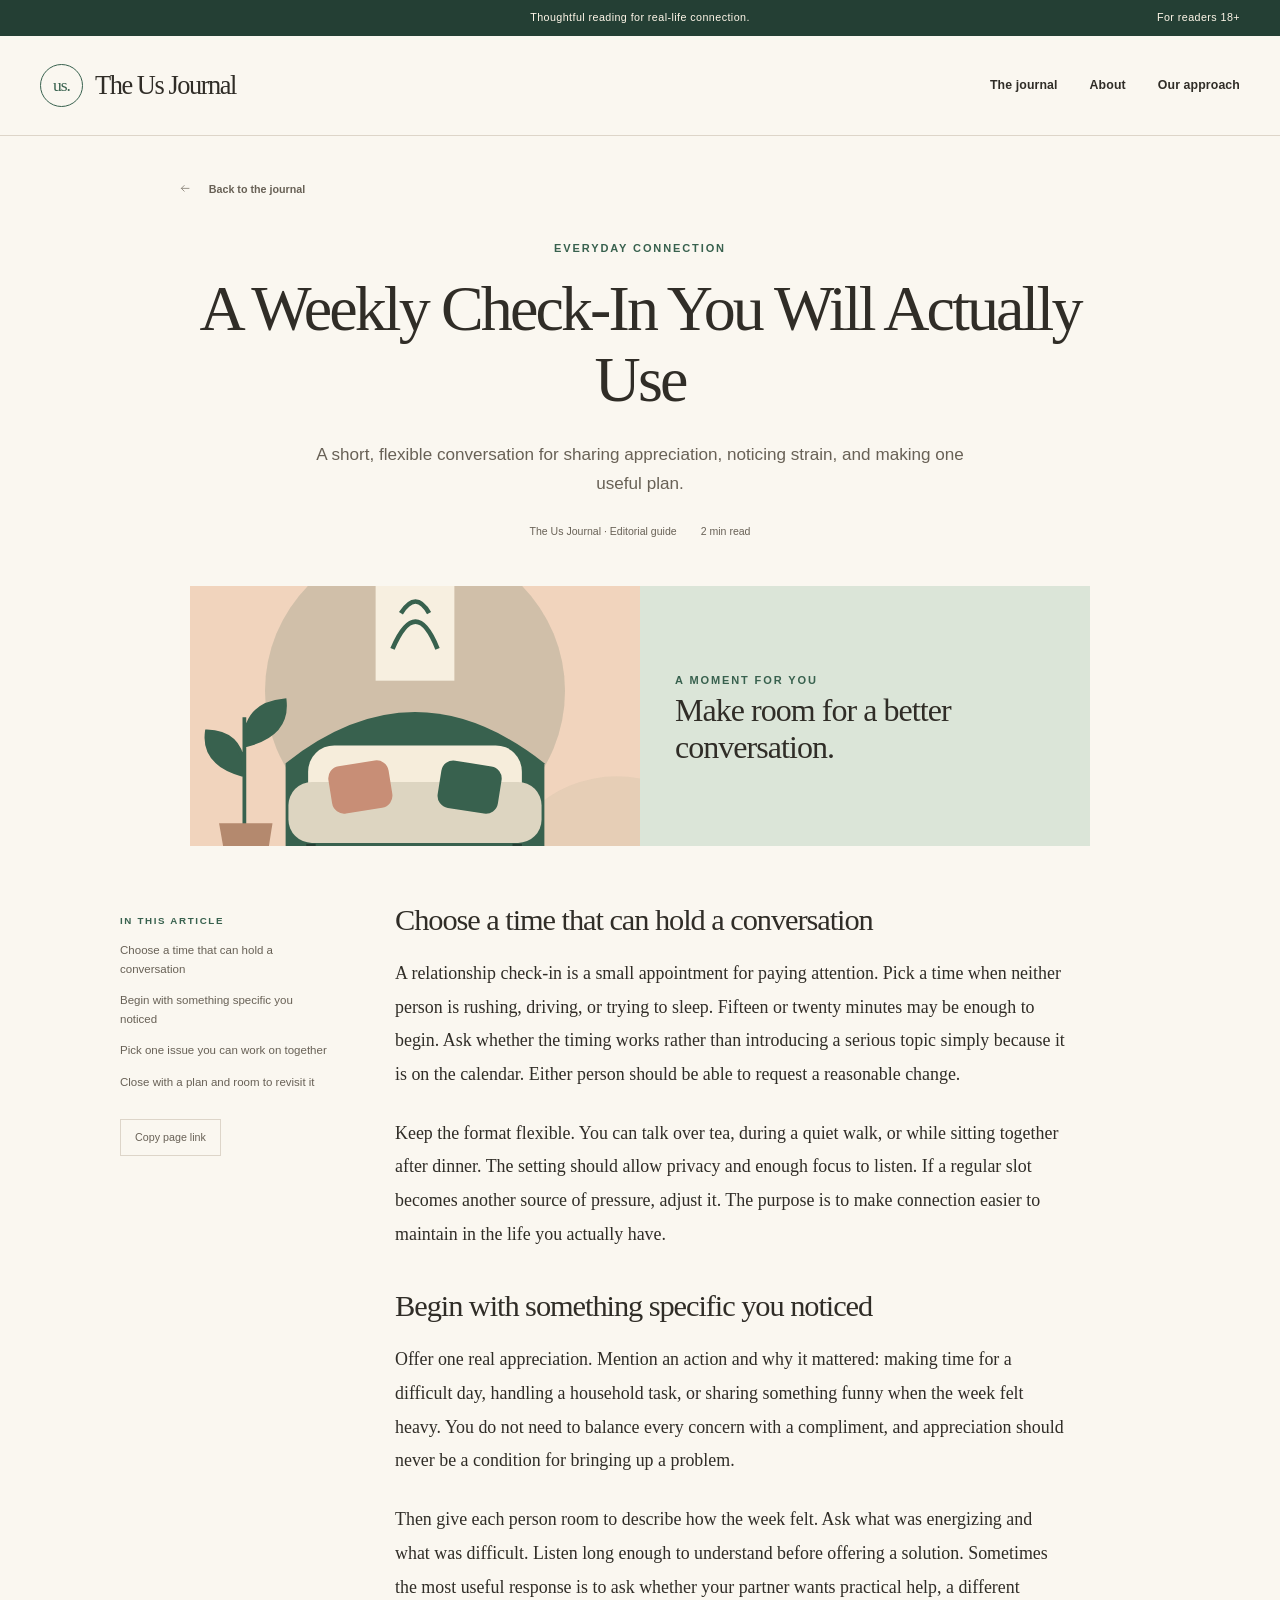
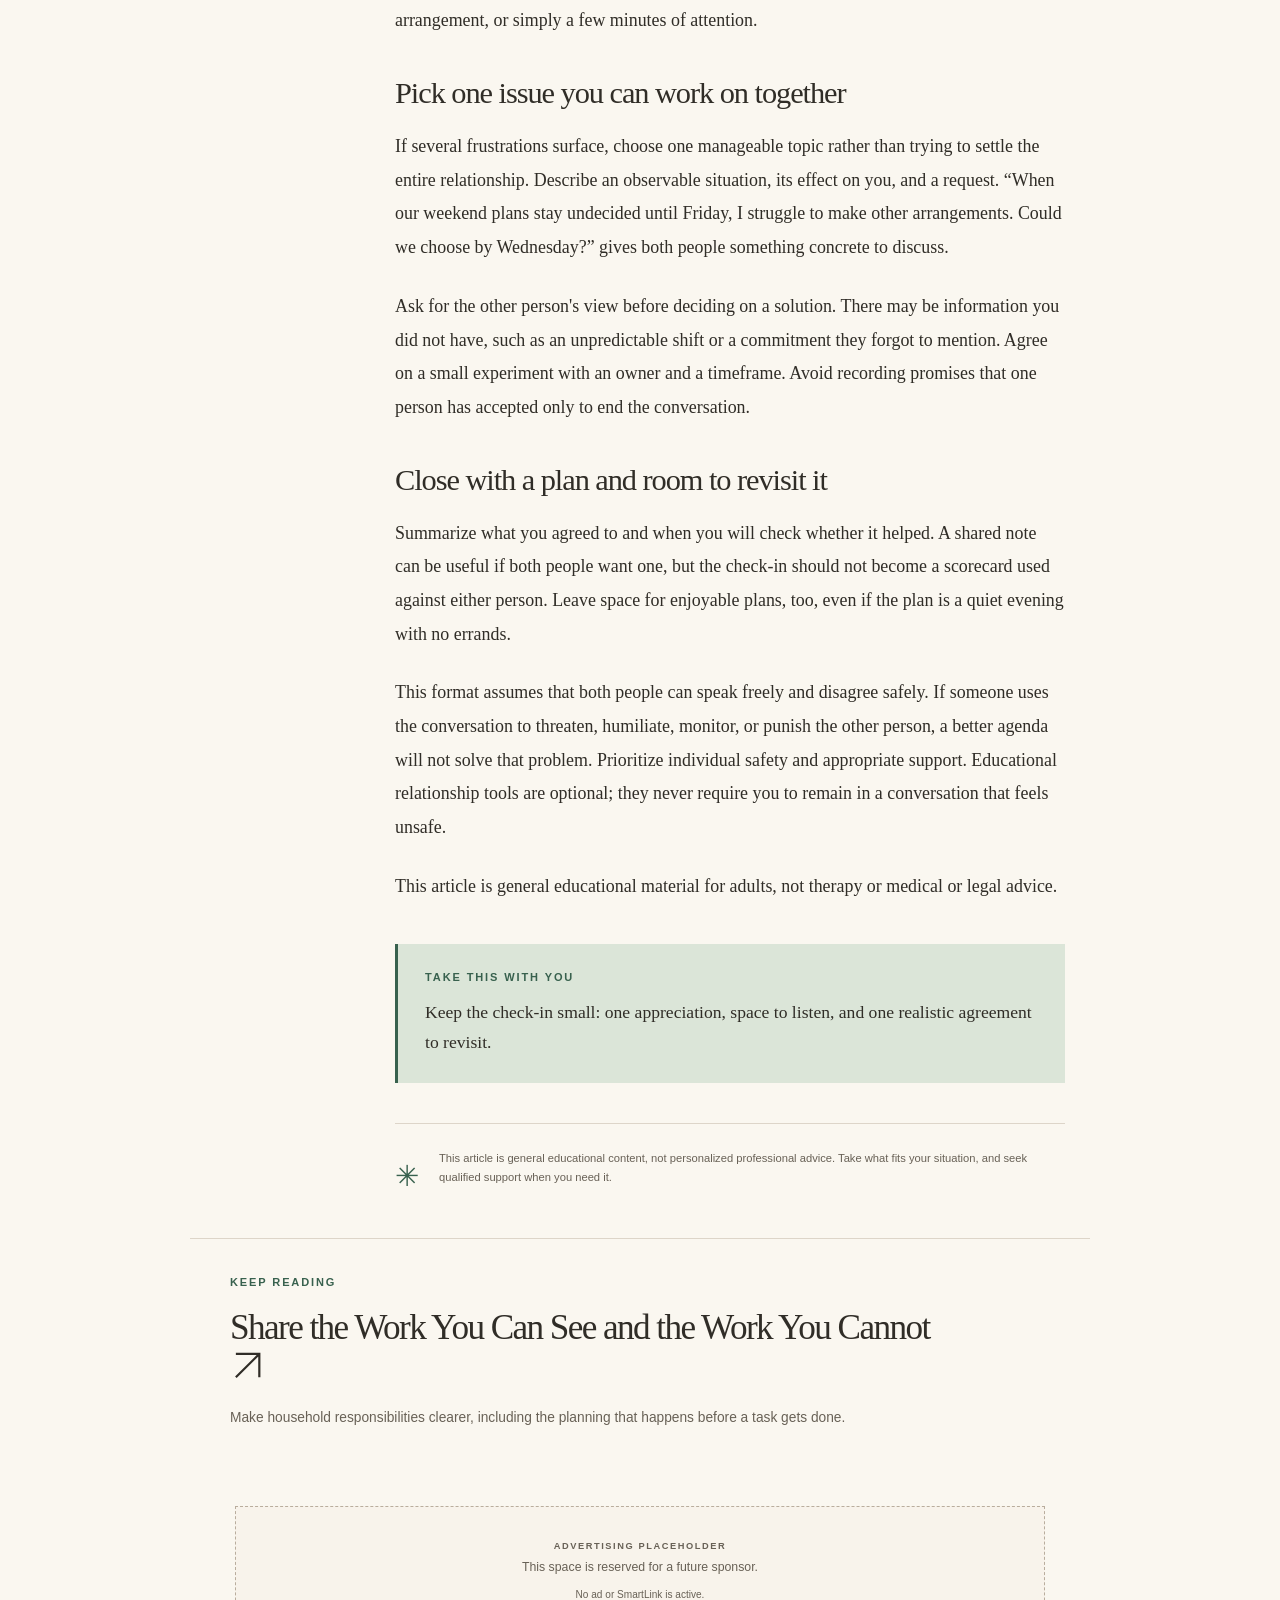
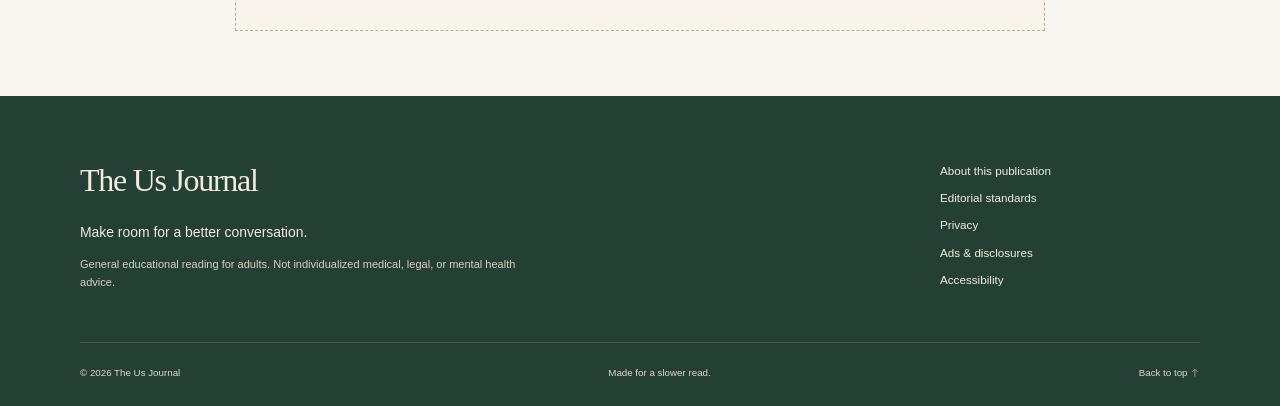
<file: weekly-relationship-check-in.html>
<!doctype html>
<html lang="en-US"><head><meta charset="utf-8"><meta name="viewport" content="width=device-width,initial-scale=1"><title>A Weekly Check-In You Will Actually Use | The Us Journal</title><meta name="description" content="A short, flexible conversation for sharing appreciation, noticing strain, and making one useful plan."><meta name="theme-color" content="#243f34"><meta name="color-scheme" content="light"><meta property="og:type" content="article"><meta property="og:title" content="A Weekly Check-In You Will Actually Use | The Us Journal"><meta property="og:description" content="A short, flexible conversation for sharing appreciation, noticing strain, and making one useful plan."><link rel="icon" type="image/svg+xml" href="assets/favicon.svg"><link rel="stylesheet" href="assets/style.css"><script defer src="assets/site.js"></script></head>
<body id="top" class="theme-relationships article-page"><a class="skip-link" href="#main">Skip to content</a><div class="topline">Thoughtful reading for real-life connection.<span>For readers 18+</span></div>
<header class="site-header"><a class="brand" href="index.html" aria-label="The Us Journal home"><span class="brand-mark">us.</span><span>The Us Journal</span></a><button class="menu-toggle" aria-expanded="false" aria-controls="site-nav" type="button">Menu <span aria-hidden="true">+</span></button><nav id="site-nav" aria-label="Main navigation"><a  href="index.html#library">The journal</a><a  href="about.html">About</a><a  href="editorial-standards.html">Our approach</a></nav></header>
<div class="reading-progress" aria-hidden="true"><span></span></div><main id="main"><div class="article-top wrap"><a class="text-link" href="index.html#library"><svg class="inline-arrow" viewBox="0 0 24 24" aria-hidden="true" focusable="false"><path d="M21 12H3m7-7-7 7 7 7" fill="none" stroke="currentColor" stroke-width="1.5"/></svg> Back to the journal</a><p class="eyebrow">Everyday connection</p><h1>A Weekly Check-In You Will Actually Use</h1><p class="article-deck">A short, flexible conversation for sharing appreciation, noticing strain, and making one useful plan.</p><div class="article-byline"><span>The Us Journal · Editorial guide</span><span>2 min read</span></div></div><div class="article-banner wrap"><img src="assets/art-0.svg" width="480" height="480" alt="" aria-hidden="true"><div><span class="eyebrow">A moment for you</span><p>Make room for a better conversation.</p></div></div><div class="article-layout wrap"><aside class="article-aside"><p class="eyebrow">In this article</p><a href="#section-1">Choose a time that can hold a conversation</a><a href="#section-2">Begin with something specific you noticed</a><a href="#section-3">Pick one issue you can work on together</a><a href="#section-4">Close with a plan and room to revisit it</a><button class="copy-link" type="button" hidden>Copy page link</button><span class="copy-status" aria-live="polite"></span></aside><article class="prose"><section id="section-1"><h2>Choose a time that can hold a conversation</h2><p>A relationship check-in is a small appointment for paying attention. Pick a time when neither person is rushing, driving, or trying to sleep. Fifteen or twenty minutes may be enough to begin. Ask whether the timing works rather than introducing a serious topic simply because it is on the calendar. Either person should be able to request a reasonable change.</p><p>Keep the format flexible. You can talk over tea, during a quiet walk, or while sitting together after dinner. The setting should allow privacy and enough focus to listen. If a regular slot becomes another source of pressure, adjust it. The purpose is to make connection easier to maintain in the life you actually have.</p></section><section id="section-2"><h2>Begin with something specific you noticed</h2><p>Offer one real appreciation. Mention an action and why it mattered: making time for a difficult day, handling a household task, or sharing something funny when the week felt heavy. You do not need to balance every concern with a compliment, and appreciation should never be a condition for bringing up a problem.</p><p>Then give each person room to describe how the week felt. Ask what was energizing and what was difficult. Listen long enough to understand before offering a solution. Sometimes the most useful response is to ask whether your partner wants practical help, a different arrangement, or simply a few minutes of attention.</p></section><section id="section-3"><h2>Pick one issue you can work on together</h2><p>If several frustrations surface, choose one manageable topic rather than trying to settle the entire relationship. Describe an observable situation, its effect on you, and a request. “When our weekend plans stay undecided until Friday, I struggle to make other arrangements. Could we choose by Wednesday?” gives both people something concrete to discuss.</p><p>Ask for the other person&#x27;s view before deciding on a solution. There may be information you did not have, such as an unpredictable shift or a commitment they forgot to mention. Agree on a small experiment with an owner and a timeframe. Avoid recording promises that one person has accepted only to end the conversation.</p></section><section id="section-4"><h2>Close with a plan and room to revisit it</h2><p>Summarize what you agreed to and when you will check whether it helped. A shared note can be useful if both people want one, but the check-in should not become a scorecard used against either person. Leave space for enjoyable plans, too, even if the plan is a quiet evening with no errands.</p><p>This format assumes that both people can speak freely and disagree safely. If someone uses the conversation to threaten, humiliate, monitor, or punish the other person, a better agenda will not solve that problem. Prioritize individual safety and appropriate support. Educational relationship tools are optional; they never require you to remain in a conversation that feels unsafe.</p><p>This article is general educational material for adults, not therapy or medical or legal advice.</p></section><aside class="takeaway"><p class="eyebrow">Take this with you</p><p>Keep the check-in small: one appreciation, space to listen, and one realistic agreement to revisit.</p></aside><div class="article-end"><span aria-hidden="true">✳</span><p>This article is general educational content, not personalized professional advice. Take what fits your situation, and seek qualified support when you need it.</p></div></article></div><section class="next-read wrap"><p class="eyebrow">Keep reading</p><h2><a href="fairer-division-of-housework.html">Share the Work You Can See and the Work You Cannot <span aria-hidden="true"><svg class="inline-arrow" viewBox="0 0 24 24" aria-hidden="true" focusable="false"><path d="M4 20L20 4M4 4h16v16" fill="none" stroke="currentColor" stroke-width="1.5"/></svg></span></a></h2><p>Make household responsibilities clearer, including the planning that happens before a task gets done.</p></section><div class="wrap"><aside class="ad-placeholder" aria-label="Inactive advertising placeholder"><span class="eyebrow">Advertising placeholder</span><p>This space is reserved for a future sponsor.</p><small>No ad or SmartLink is active.</small></aside></div></main>
<footer class="site-footer"><div><a class="footer-brand" href="index.html">The Us Journal</a><p>Make room for a better conversation.</p><p class="small">General educational reading for adults. Not individualized medical, legal, or mental health advice.</p></div><nav aria-label="Footer navigation"><a href="about.html">About this publication</a><a href="editorial-standards.html">Editorial standards</a><a href="privacy.html">Privacy</a><a href="disclosures.html">Ads & disclosures</a><a href="accessibility.html">Accessibility</a></nav><div class="footer-bottom"><span>© 2026 The Us Journal</span><span>Made for a slower read.</span><a href="#top" class="back-top">Back to top <svg class="inline-arrow" viewBox="0 0 24 24" aria-hidden="true" focusable="false"><path d="M12 21V3M5 10l7-7 7 7" fill="none" stroke="currentColor" stroke-width="1.5"/></svg></a></div></footer></body></html>
</file>
<file: assets/style.css>
*{box-sizing:border-box}html{scroll-behavior:smooth;scroll-padding-top:35px}body{margin:0;background:#faf7f0;color:#302d27;font-family:Arial,Helvetica,sans-serif;font-size:16px;line-height:1.65;-webkit-font-smoothing:antialiased;--accent:#ae402d;--dark:#482e27;--pale:#f1ddd0;--line:#ddd5c9;--paper:#faf7f0;--muted:#686156}.theme-relationships{--accent:#38614e;--dark:#243f34;--pale:#dbe5d8}.theme-stories{--accent:#725030;--dark:#252d44;--pale:#e8d9c6}a{color:inherit;text-decoration:none}button,input{font:inherit}button,a,input{touch-action:manipulation}button{cursor:pointer}img{display:block;max-width:100%;height:auto}button:focus-visible,a:focus-visible,input:focus-visible{outline:3px solid var(--accent);outline-offset:5px}button[hidden],[hidden]{display:none!important}.wrap{max-width:1200px;margin-left:auto;margin-right:auto;padding-left:40px;padding-right:40px}.eyebrow{text-transform:uppercase;font-size:.69rem;letter-spacing:.17em;font-weight:700;line-height:1.6;margin:0 0 17px;color:var(--accent)}h1,h2,h3,p{margin-top:0}h1,h2,h3{font-family:Georgia,'Times New Roman',serif;font-weight:400;line-height:1.1;letter-spacing:-.045em}h1{font-size:clamp(3.3rem,5.8vw,5.9rem);margin-bottom:26px}h2{font-size:clamp(2.15rem,3.6vw,3.5rem)}h3{font-size:1.8rem;line-height:1.17}em{font-weight:400}p{margin-bottom:1.2em}.small{font-size:.8rem}.sr-only{position:absolute;width:1px;height:1px;overflow:hidden;clip:rect(0,0,0,0);white-space:nowrap}.skip-link{position:fixed;top:-100px;left:15px;background:var(--dark);color:white;padding:14px 24px;z-index:100}.skip-link:focus{top:10px}.topline{padding:9px 40px;background:var(--dark);color:#fff7e9;text-align:center;font-size:.67rem;letter-spacing:.04em}.topline span{position:absolute;right:40px}.site-header{display:flex;justify-content:space-between;align-items:center;max-width:1440px;margin:auto;gap:30px;padding:28px 40px;border-bottom:1px solid var(--line)}.brand{font-family:Georgia,serif;font-size:1.65rem;letter-spacing:-.055em;display:flex;align-items:center;gap:12px;line-height:1.1}.brand-mark{display:grid;place-items:center;width:43px;height:43px;border:1px solid var(--accent);border-radius:50%;font-size:1.1rem;color:var(--accent);letter-spacing:-.06em}.site-header nav{display:flex;gap:32px;font-size:.77rem;font-weight:600;letter-spacing:.01em}.site-header nav a{padding:8px 0;border-bottom:1px solid transparent}.site-header nav a:hover,.site-header nav a[aria-current=page]{border-color:var(--accent)}.menu-toggle{display:none;background:none;border:0;padding:10px 0;color:inherit}.hero{max-width:1440px;margin:auto;display:grid;grid-template-columns:1.15fr 1fr;align-items:center;min-height:665px}.hero-copy{padding:65px 45px 65px max(40px,calc((100vw - 1200px)/2 + 40px))}.hero-intro{max-width:470px;font-size:1rem;line-height:1.8;color:var(--muted);margin-bottom:32px}.button{display:inline-flex;gap:30px;align-items:center;justify-content:space-between;background:var(--accent);color:#fff8ee;font-size:.76rem;font-weight:600;padding:16px 24px;border:1px solid transparent}.button:hover{background:var(--dark)}.button span{font-size:1.2rem;line-height:1}.hero-footnote{font-size:.68rem;color:var(--muted);margin-top:30px;display:flex;align-items:center;gap:10px}.tiny-line{width:24px;border-top:1px solid var(--accent)}.hero-art{padding:36px 50px 36px 10px;position:relative}.hero-art img{width:100%;max-width:540px;border-radius:48% 48% 3px 3px}.art-note{position:absolute;bottom:63px;left:-12px;background:var(--paper);box-shadow:0 5px 25px #302d270a;padding:19px 28px;font-family:Georgia,serif;font-size:.96rem;max-width:285px;transform:rotate(-4deg);line-height:1.4}.theme-relationships .hero-art img{border-radius:2px 48% 2px 2px}.theme-stories .hero{background:var(--dark);color:#fff5e4}.theme-stories .hero-copy{padding-top:75px;padding-bottom:75px}.theme-stories .hero .eyebrow{color:#e3b67e}.theme-stories .hero-intro,.theme-stories .hero-footnote{color:#ddd8d1}.theme-stories .hero .button{background:#dfb984;color:#252d44}.theme-stories .hero .button:hover{background:#f3d5ad}.theme-stories .hero .tiny-line{border-color:#dfb984}.theme-stories .hero-art{padding-right:55px;padding-left:25px}.theme-stories .hero-art img{border-radius:48% 48% 0 0}.theme-stories .art-note{color:var(--dark);left:0}.values-strip{border-top:1px solid var(--line);border-bottom:1px solid var(--line);display:flex;justify-content:space-evenly;padding:20px 24px;gap:20px;text-transform:uppercase;font-size:.64rem;letter-spacing:.12em}.values-strip span:before{content:'✳';margin-right:16px;color:var(--accent);font-size:1rem}.featured{padding-top:62px;padding-bottom:60px}.section-kicker{display:flex;justify-content:space-between;font-size:.69rem;text-transform:uppercase;letter-spacing:.12em;font-weight:bold;border-bottom:1px solid var(--line);padding-bottom:14px;margin-bottom:30px}.section-kicker span{color:var(--muted);font-weight:normal}.featured-content{display:grid;grid-template-columns:1.4fr 1fr;gap:80px;align-items:center}.featured h2{margin-bottom:0;font-size:2.65rem}.featured h2 a:hover,.next-read h2 a:hover{color:var(--accent)}.featured-content>div:last-child>p{font-size:.91rem;color:var(--muted)}.text-link{display:inline-flex;align-items:center;gap:18px;font-size:.76rem;font-weight:600;line-height:1.5}.text-link:hover{text-decoration:underline;text-underline-offset:5px}.text-link span{font-size:1.1rem}.library-section{padding-top:45px;padding-bottom:75px}.section-heading{display:flex;align-items:end;justify-content:space-between;gap:35px;margin-bottom:26px}.section-heading h2{margin-bottom:0}.section-heading>p{font-size:.81rem;color:var(--muted);max-width:240px;margin-bottom:5px}.browse-tools{display:flex;flex-direction:column;gap:18px;border-top:1px solid var(--line);padding-top:24px}.search-label{width:290px;position:relative;align-self:flex-end}.search-label input{appearance:none;width:100%;background:transparent;border:1px solid var(--line);border-radius:0;padding:10px 38px 10px 14px;font-size:.78rem;color:inherit}.search-label input::placeholder{color:#736e63;opacity:1}.search-label>span:last-child{position:absolute;right:14px;top:5px;font-size:1.3rem}.filters{display:flex;gap:8px;flex-wrap:wrap}.filter{padding:8px 15px;background:transparent;border:1px solid var(--line);border-radius:30px;font-size:.68rem;line-height:1.4;color:inherit}.filter:hover{border-color:var(--accent)}.filter.is-active{background:var(--dark);border-color:var(--dark);color:#fff7e9}.result-count{font-size:.67rem;color:var(--muted);min-height:1.1em;margin:16px 0 20px}.article-grid{display:grid;grid-template-columns:repeat(3,1fr);gap:48px 28px}.article-card{min-width:0}.card-art{display:block;position:relative;overflow:hidden;aspect-ratio:1.3}.card-art img{width:100%;height:100%;object-fit:cover;transition:transform .4s}.card-art:hover img{transform:scale(1.035)}.article-card:nth-child(3n+2) .card-art img{object-position:50% 39%}.article-card:nth-child(2n) .card-art{border-radius:100px 0 0 0}.card-number{position:absolute;right:15px;bottom:12px;background:var(--paper);border-radius:50%;width:31px;height:31px;font-family:Georgia,serif;font-size:.78rem;display:grid;place-items:center}.card-text{padding-top:19px}.card-meta{display:flex;justify-content:space-between;gap:12px;font-size:.6rem;text-transform:uppercase;letter-spacing:.05em;color:var(--accent);margin-bottom:14px}.card-meta span:last-child{white-space:nowrap;color:var(--muted);text-transform:none;letter-spacing:0}.card-text h3{margin-bottom:13px}.card-text h3 a:hover{color:var(--accent)}.card-text>p{font-size:.79rem;line-height:1.7;color:var(--muted);margin-bottom:17px}.no-results{padding:40px;border:1px solid var(--line)}.editor-note{display:grid;grid-template-columns:110px 1fr;gap:35px;background:var(--pale);padding-top:48px;padding-bottom:48px;margin-bottom:50px;max-width:1120px}.note-symbol{font-size:5.6rem;line-height:1.1;color:var(--accent)}.editor-note h2{font-size:2.55rem;margin-bottom:20px}.editor-note p:not(.eyebrow){font-size:.9rem;max-width:680px;line-height:1.8}.ad-placeholder{margin:35px auto 65px;border:1px dashed #b9ad9d;max-width:810px;text-align:center;padding:24px 25px;color:var(--muted);background:#ede7dc42}.ad-placeholder .eyebrow{margin-bottom:7px;color:var(--muted);font-size:.58rem}.ad-placeholder p{margin:0 0 2px;font-size:.77rem}.ad-placeholder small{font-size:.63rem}.site-footer{padding:58px max(40px,calc((100vw - 1120px)/2)) 25px;background:var(--dark);color:#f3ecdf;display:grid;grid-template-columns:1fr 260px;gap:40px 100px}.footer-brand{font-family:Georgia,serif;font-size:2rem;letter-spacing:-.04em;display:inline-block;margin-bottom:14px}.site-footer p{font-size:.87rem;margin-bottom:11px}.site-footer .small{font-size:.69rem;color:#dbd0c2;max-width:470px}.site-footer nav{display:grid;gap:8px;align-content:start;font-size:.73rem;padding-top:7px}.site-footer a:hover{text-decoration:underline;text-underline-offset:4px}.footer-bottom{grid-column:1/-1;border-top:1px solid #ffffff24;padding-top:22px;display:flex;justify-content:space-between;gap:20px;font-size:.61rem;color:#e2d9cb}.article-top{max-width:1000px;text-align:center;padding-top:45px;padding-bottom:45px}.article-top>.text-link{display:flex;margin-bottom:43px;font-size:.67rem;color:var(--muted);width:fit-content}.article-top h1{font-size:clamp(2.7rem,5vw,4.7rem);margin:0 auto 25px;max-width:900px}.article-deck{font-size:1.07rem;line-height:1.7;color:var(--muted);max-width:690px;margin:0 auto 25px}.article-byline{display:flex;justify-content:center;gap:24px;font-size:.66rem;color:var(--muted)}.article-banner{display:grid;grid-template-columns:1fr 1fr;padding:0;max-width:900px;height:260px;overflow:hidden;background:var(--pale);margin-bottom:55px}.article-banner img{width:100%;height:260px;object-fit:cover;object-position:50% 55%}.article-banner>div{padding:45px 35px;align-self:center}.article-banner>div>p{font-size:2rem;font-family:Georgia,serif;line-height:1.15;letter-spacing:-.03em;margin-bottom:0}.article-layout{display:grid;grid-template-columns:210px minmax(0,670px);gap:65px;max-width:1120px}.article-aside{position:sticky;top:30px;align-self:start;display:flex;flex-direction:column;gap:13px;padding-top:12px;font-size:.72rem;color:var(--muted);line-height:1.6}.article-aside .eyebrow{font-size:.61rem;margin-bottom:0}.article-aside>a:hover{color:var(--accent);text-decoration:underline}.copy-link{margin-top:15px;align-self:start;border:1px solid var(--line);background:none;padding:9px 14px;font-size:.67rem;color:inherit}.copy-status{font-size:.64rem;min-height:1.1em}.prose{font-family:Georgia,'Times New Roman',serif;font-size:1.12rem;line-height:1.88}.prose h2{font-size:1.9rem;line-height:1.25;margin:36px 0 18px;letter-spacing:-.035em}.prose section:first-child h2{margin-top:0}.prose p{margin-bottom:1.4em}.prose ul{padding-left:24px;margin-bottom:1.4em}.prose li{padding-left:6px;margin-bottom:12px}.takeaway{border-left:3px solid var(--accent);padding:25px 27px;background:var(--pale);margin:40px 0}.takeaway p:last-child{margin-bottom:0;font-size:1.1rem;line-height:1.7}.takeaway .eyebrow{font-family:Arial,sans-serif;margin-bottom:12px}.article-end{border-top:1px solid var(--line);margin-top:40px;padding-top:25px;display:flex;gap:20px;color:var(--muted)}.article-end>span{font-size:1.8rem;color:var(--accent)}.article-end p{font-family:Arial,sans-serif;font-size:.7rem;line-height:1.7}.next-read{max-width:900px;padding-top:35px;padding-bottom:25px;margin-top:35px;border-top:1px solid var(--line)}.next-read h2{font-size:2.2rem;max-width:700px;margin-bottom:20px}.next-read p:last-child{font-size:.86rem;color:var(--muted);max-width:650px}.reading-progress{height:3px;position:fixed;top:0;left:0;right:0;z-index:20}.reading-progress span{height:100%;display:block;width:0;background:var(--accent)}.info-page{max-width:850px;padding-top:75px;padding-bottom:80px}.info-page h1{font-size:clamp(3rem,5vw,4.4rem);margin-bottom:45px}.info-page .prose{font-size:1.06rem}.info-page>.text-link{margin-top:35px}
@media(min-width:1441px){.hero-copy{padding-left:160px}.site-footer{padding-left:calc((100vw - 1120px)/2);padding-right:calc((100vw - 1120px)/2)}}
@media(max-width:1050px){.hero{min-height:560px}.hero-copy{padding:45px 30px}.hero-art{padding:30px 30px 30px 0}.hero h1{font-size:4rem}.art-note{max-width:235px;font-size:.82rem;padding:17px 21px;bottom:45px}.theme-stories .hero-art{padding-right:30px}.featured-content{gap:40px}.article-grid{gap:40px 22px}.card-text h3{font-size:1.6rem}.site-footer{gap:45px}.article-layout{gap:35px;grid-template-columns:170px minmax(0,1fr)}.article-banner{margin-left:40px;margin-right:40px}.editor-note{margin-left:40px;margin-right:40px}.site-header nav{gap:22px}}
@media(max-width:760px){.wrap{padding-left:24px;padding-right:24px}.topline{padding:8px 12px;font-size:.59rem}.topline span{display:none}.site-header{padding:21px 24px;flex-wrap:wrap;gap:18px;position:relative}.brand{font-size:1.43rem}.brand-mark{width:35px;height:35px;font-size:.92rem}.site-header nav{width:100%;justify-content:space-between;border-top:1px solid var(--line);padding-top:13px;font-size:.72rem;gap:14px}.js-enabled .menu-toggle{display:block;font-size:.72rem}.menu-toggle span{font-size:1rem;margin-left:8px}.js-enabled .site-header nav{display:none}.js-enabled .site-header nav.is-open{display:flex}.hero{grid-template-columns:1fr;min-height:0}.hero-copy{padding:48px 24px 28px}.hero h1{font-size:clamp(3.3rem,10.4vw,5rem);margin-bottom:23px}.hero-intro{font-size:.93rem;max-width:540px;margin-bottom:25px}.hero .eyebrow{font-size:.61rem}.hero-footnote{margin-top:22px}.hero-art{padding:10px 35px 50px 55px;max-width:570px;width:100%;justify-self:center}.hero-art img{max-height:420px;object-fit:cover;object-position:50% 60%}.art-note{bottom:35px;left:24px;max-width:238px;padding:16px 21px}.theme-stories .hero-copy{padding-top:45px;padding-bottom:25px}.theme-stories .hero-art{padding:15px 35px 45px 55px}.theme-stories .art-note{left:24px}.values-strip{justify-content:space-around;padding:16px 12px;gap:12px;font-size:.51rem;letter-spacing:.02em}.values-strip span:before{display:none}.featured{padding-top:38px;padding-bottom:33px}.featured-content{grid-template-columns:1fr;gap:22px}.featured h2{font-size:2.2rem}.featured .eyebrow{font-size:.59rem;margin-bottom:12px}.featured-content>div:last-child>p{font-size:.84rem}.section-kicker{font-size:.6rem;margin-bottom:25px}.section-heading{display:block;margin-bottom:22px}.section-heading h2{font-size:2.5rem}.section-heading>p{max-width:none;margin-top:16px;margin-bottom:0;font-size:.75rem}.library-section{padding-top:30px;padding-bottom:45px}.search-label{width:100%;align-self:auto}.filters{gap:7px}.filter{padding:8px 12px;font-size:.63rem}.article-grid{grid-template-columns:repeat(2,1fr);gap:35px 18px}.card-text h3{font-size:1.47rem}.card-text>p{font-size:.72rem}.card-meta{display:block;font-size:.56rem;margin-bottom:10px}.card-meta span{display:block}.card-meta span:last-child{margin-top:3px}.card-text{padding-top:14px}.article-card:nth-child(2n) .card-art{border-radius:65px 0 0 0}.text-link{font-size:.71rem;gap:12px}.editor-note{margin-left:24px;margin-right:24px;padding:32px 25px;grid-template-columns:1fr;gap:17px;margin-bottom:35px}.note-symbol{font-size:3.5rem}.editor-note h2{font-size:2rem}.editor-note p:not(.eyebrow){font-size:.82rem}.editor-note .eyebrow{font-size:.61rem}.ad-placeholder{margin-top:20px;margin-bottom:45px;padding:22px 14px}.ad-placeholder p{font-size:.7rem}.site-footer{padding:40px 24px 25px;grid-template-columns:1fr;gap:27px}.site-footer nav{grid-template-columns:1fr 1fr;gap:10px 20px;font-size:.68rem}.footer-brand{font-size:1.8rem}.footer-bottom{font-size:.57rem;flex-wrap:wrap;gap:14px}.footer-bottom>span:nth-child(2){display:none}.article-top{padding-top:28px;padding-bottom:32px}.article-top>.text-link{margin-bottom:30px}.article-top h1{font-size:2.8rem}.article-top .eyebrow{font-size:.6rem}.article-deck{font-size:.94rem;line-height:1.75}.article-byline{font-size:.59rem;gap:12px;flex-wrap:wrap}.article-banner{margin-left:24px;margin-right:24px;height:190px;padding:0;margin-bottom:30px}.article-banner img{height:190px}.article-banner>div{padding:20px 16px}.article-banner>div>p{font-size:1.4rem}.article-banner .eyebrow{font-size:.5rem;margin-bottom:10px}.article-layout{display:flex;flex-direction:column;gap:20px}.article-aside{position:static;width:100%;padding:0 0 20px;display:flex;gap:9px;border-bottom:1px solid var(--line);font-size:.68rem}.article-aside>.eyebrow{margin-bottom:3px}.article-aside .copy-link{margin-top:6px}.copy-status{min-height:0}.article-aside>p:not(.eyebrow){font-size:.69rem;margin-bottom:0}.theme-stories .article-aside>p:not(.eyebrow) br{display:none}.prose{font-size:1.07rem;line-height:1.85}.prose h2{font-size:1.78rem;margin-top:30px}.takeaway{padding:21px;margin:32px 0}.takeaway p:last-child{font-size:1rem}.next-read{margin-left:24px;margin-right:24px;padding-left:0;padding-right:0;margin-top:15px;padding-top:30px}.next-read h2{font-size:1.9rem}.next-read p:last-child{font-size:.78rem}.info-page{padding-top:45px;padding-bottom:50px}.info-page h1{font-size:3rem;margin-bottom:35px}.info-page .prose{font-size:1rem}}
@media(max-width:390px){.brand{font-size:1.28rem;gap:8px}.brand-mark{width:32px;height:32px}.site-header{padding-left:20px;padding-right:20px}.hero h1{font-size:3.3rem}.article-grid{grid-template-columns:1fr;gap:35px}.card-art{aspect-ratio:1.6}.card-meta{display:flex}.card-meta span:last-child{margin-top:0}.card-text h3{font-size:1.8rem}.card-text>p{font-size:.81rem}.article-banner>div>p{font-size:1.2rem}.article-top h1{font-size:2.5rem}.values-strip{font-size:.48rem}}
@media(prefers-reduced-motion:reduce){html{scroll-behavior:auto}*,*:before,*:after{transition:none!important;animation:none!important}}
@media print{.site-header,.topline,.article-aside,.ad-placeholder,.site-footer,.reading-progress,.next-read,.article-banner,.article-top>.text-link{display:none!important}.article-layout{display:block}.article-top{padding:0}.article-top h1{font-size:30pt}.prose{font-size:12pt;line-height:1.6}.wrap{max-width:none;padding:0}.article-end{break-inside:avoid}a{text-decoration:none;color:black}}

.inline-arrow{display:inline-block;width:1em;height:1em;vertical-align:-.14em;flex-shrink:0}
</file>
<file: assets/sponsor.css>
/* Clearly labeled, click-only advertising. No third-party assets. */
.sponsor-panel{color:#fff8ee;text-decoration:none;cursor:pointer;background:var(--dark);border:2px solid var(--accent);padding:26px 32px;display:flex;align-items:center;justify-content:space-between;gap:24px;box-shadow:0 8px 24px #302d2712}
.sponsor-panel .sponsor-label{display:inline-block;background:#f3d5ad;color:#302d27;padding:4px 10px;font-size:.7rem;line-height:1.4;text-transform:uppercase;font-weight:700;letter-spacing:.12em;margin:0 0 10px}
.sponsor-panel .sponsor-title{font-family:Georgia,serif;font-size:1.8rem;line-height:1.2;margin:0 0 8px}
.sponsor-panel .sponsor-copy{font-size:.82rem;line-height:1.6;margin:0;max-width:560px;color:#f0e7d9}
.sponsor-actions{flex:0 0 auto;text-align:center;max-width:100%}
.sponsor-link{display:inline-flex;align-items:center;justify-content:center;gap:16px;background:#f3d5ad;color:#302d27;border:2px solid #f3d5ad;padding:18px 30px;font-size:1.1rem;line-height:1.4;font-weight:700;min-height:64px;min-width:220px;border-radius:10px;text-decoration:none;box-shadow:0 5px 0 #0002;transition:background-color .15s ease,border-color .15s ease}
.sponsor-panel:hover .sponsor-link{background:#fff8ee;border-color:#fff8ee}
.sponsor-panel:focus-visible,.sponsor-disclosure:focus-visible{outline:3px solid var(--accent);outline-offset:5px}
.sponsor-note{display:block;font-size:.68rem;line-height:1.5;margin-top:7px;color:#f0e7d9}
.sponsor-footer{text-align:right;padding:0 2px;line-height:1.4}
.sponsor-disclosure{display:inline-block;font-size:.72rem;line-height:1.5;text-decoration:underline;text-underline-offset:3px;margin-top:10px}
.sponsor-top{max-width:1360px;margin:24px auto 0;width:calc(100% - 80px)}
.sponsor-mid{max-width:1120px;margin:0 auto 42px;width:calc(100% - 80px)}
.sponsor-mid .sponsor-panel{border-left:8px solid #b28a4c;padding:34px 40px}
.sponsor-mid .sponsor-title{font-size:2.1rem}
@media(max-width:760px){.sponsor-top,.sponsor-mid{width:calc(100% - 48px)}.sponsor-top{margin-top:20px}.sponsor-mid{margin-bottom:26px}.sponsor-panel,.sponsor-mid .sponsor-panel{display:block;padding:23px 22px}.sponsor-panel .sponsor-title,.sponsor-mid .sponsor-title{font-size:1.7rem}.sponsor-actions{margin-top:18px;text-align:left}.sponsor-link{width:100%;min-width:0;font-size:1.05rem;padding:18px 20px}.sponsor-note{font-size:.68rem}.sponsor-panel .sponsor-copy{font-size:.79rem}.sponsor-mid .sponsor-panel{border-left-width:6px}}
@media print{.sponsor-placement{display:none!important}}
</file>
